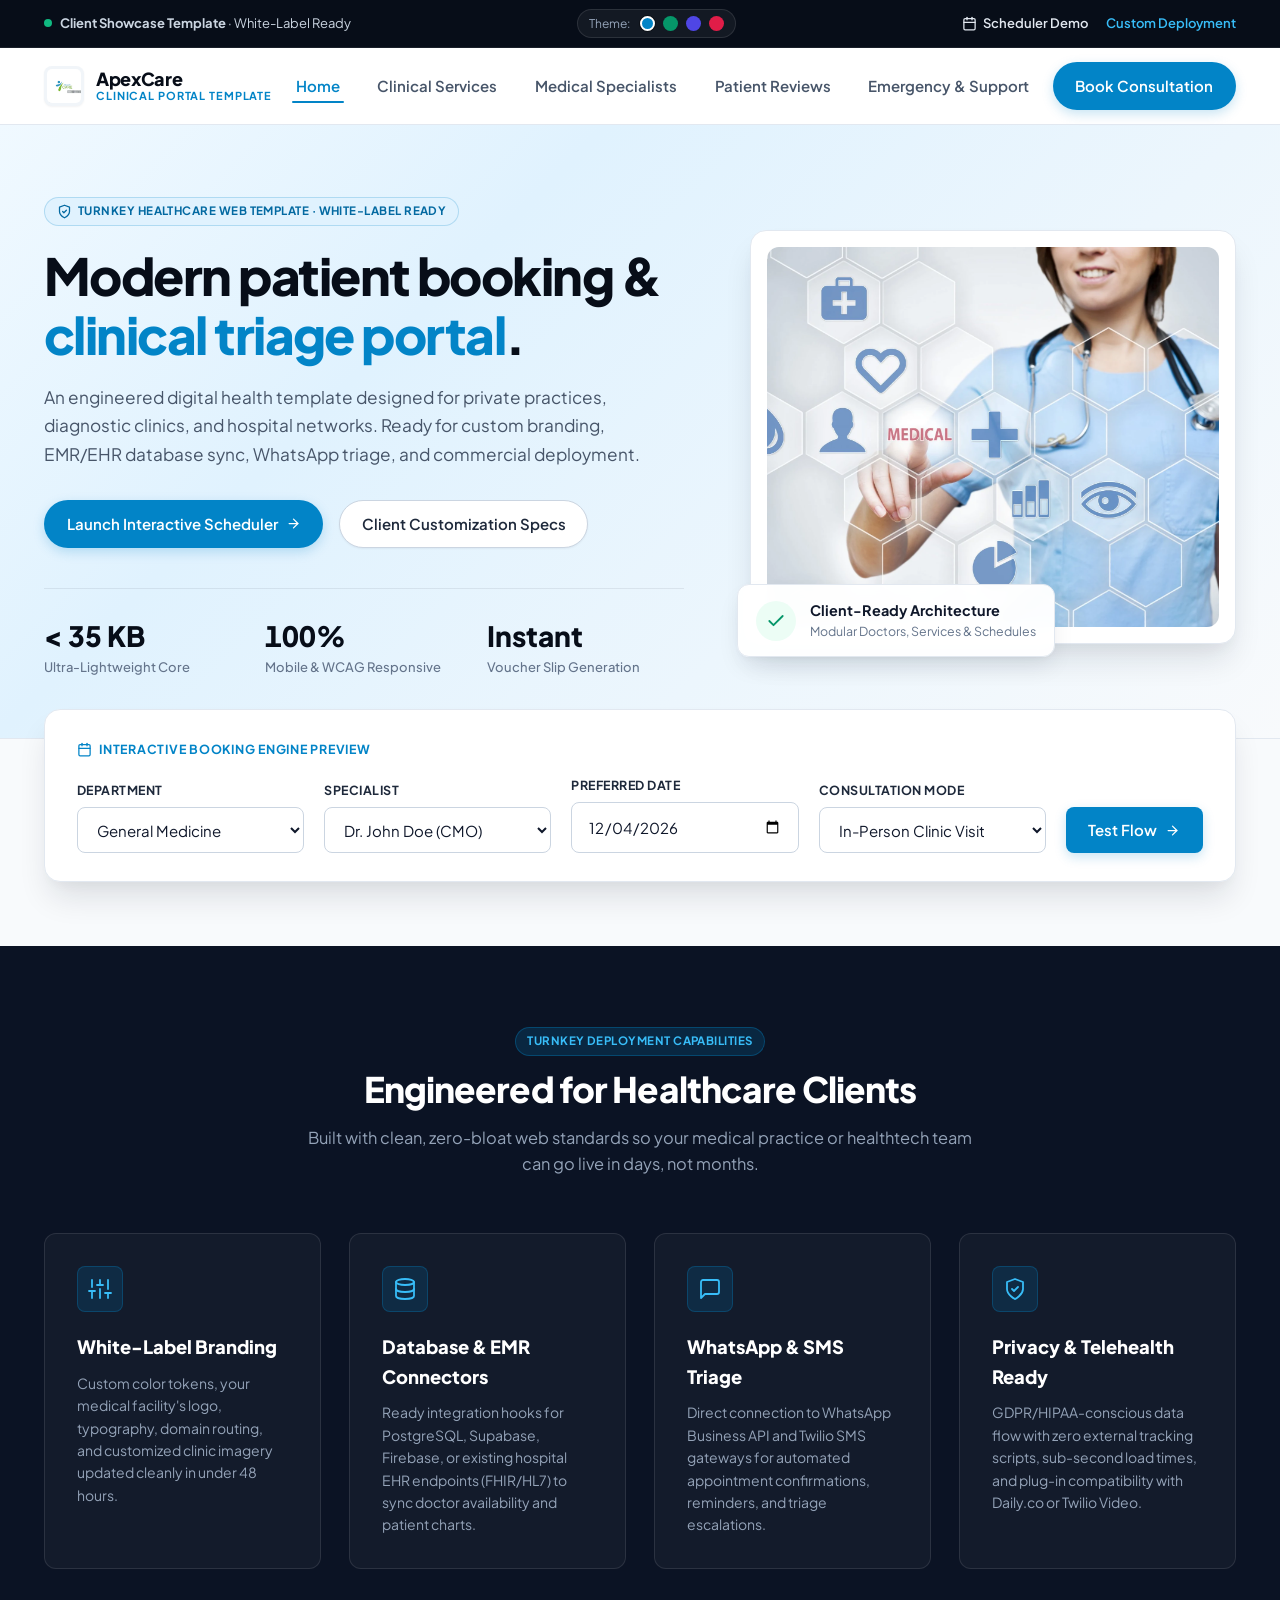
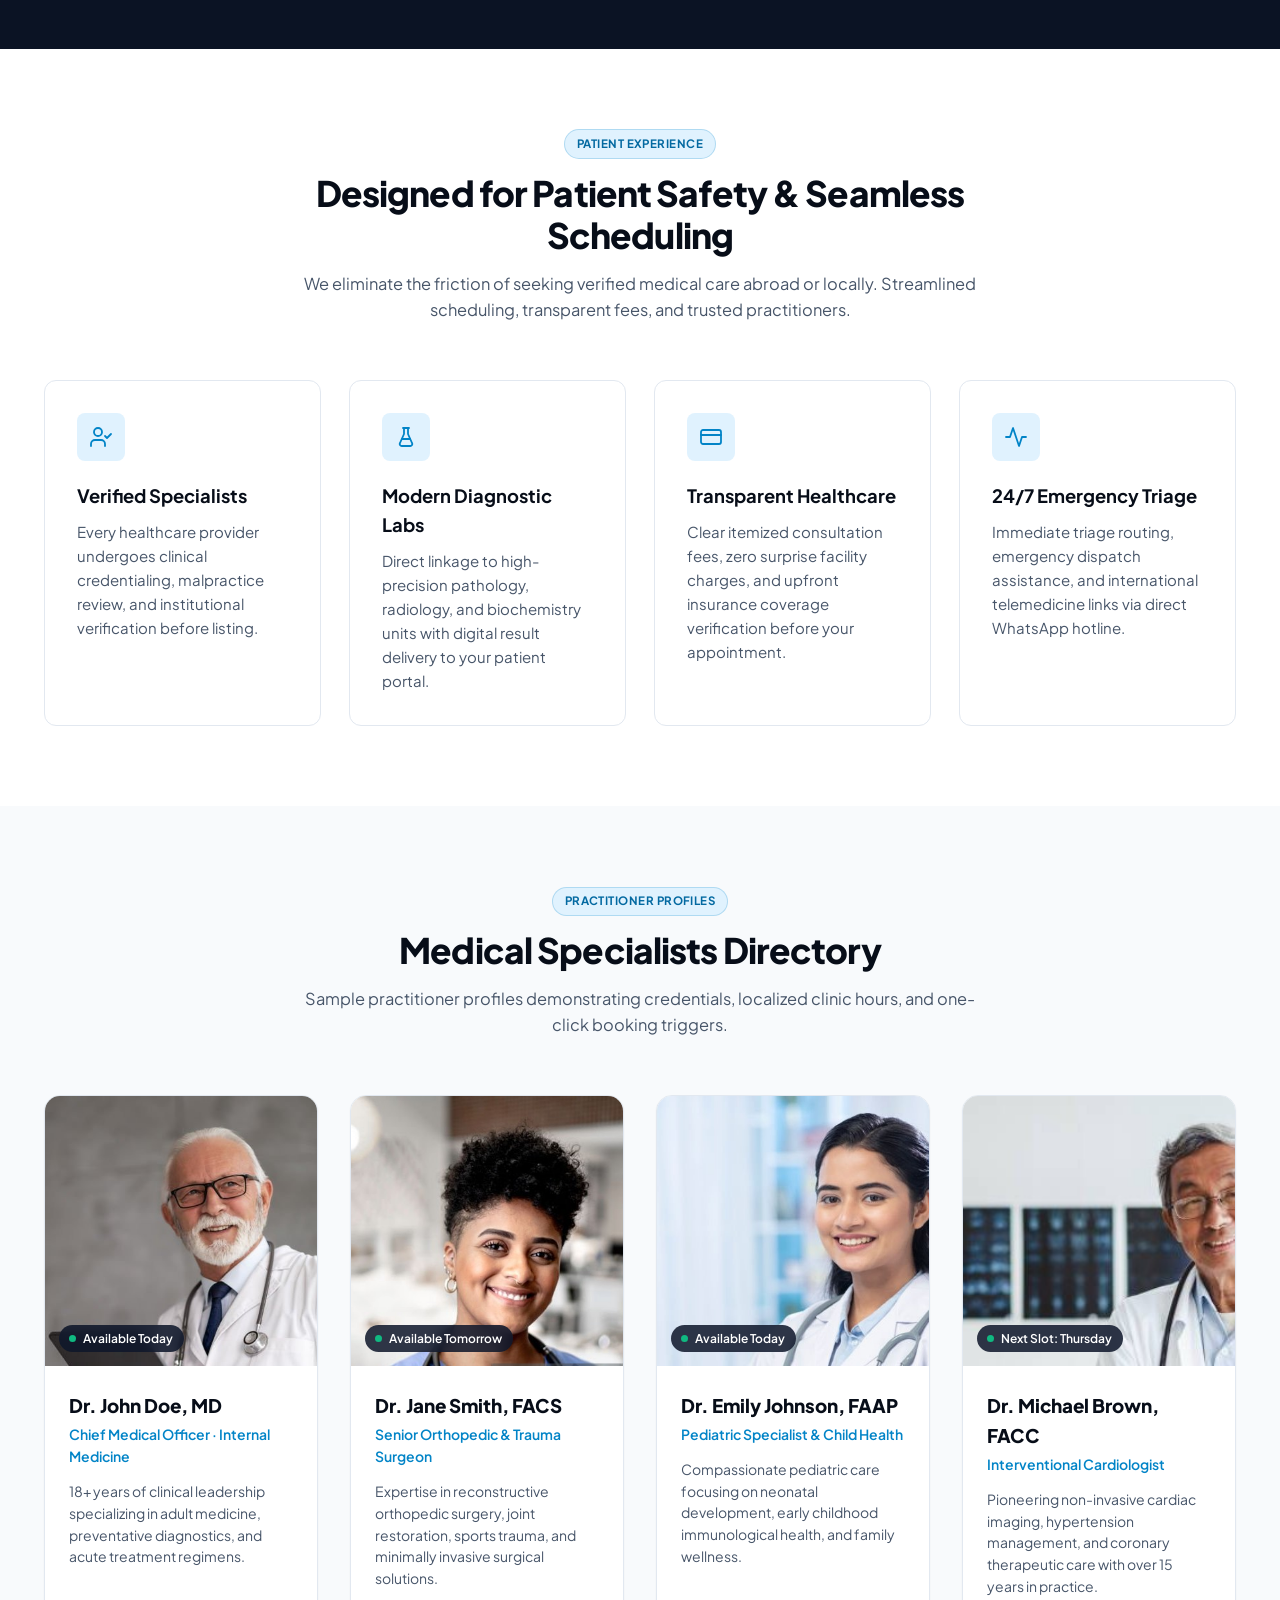
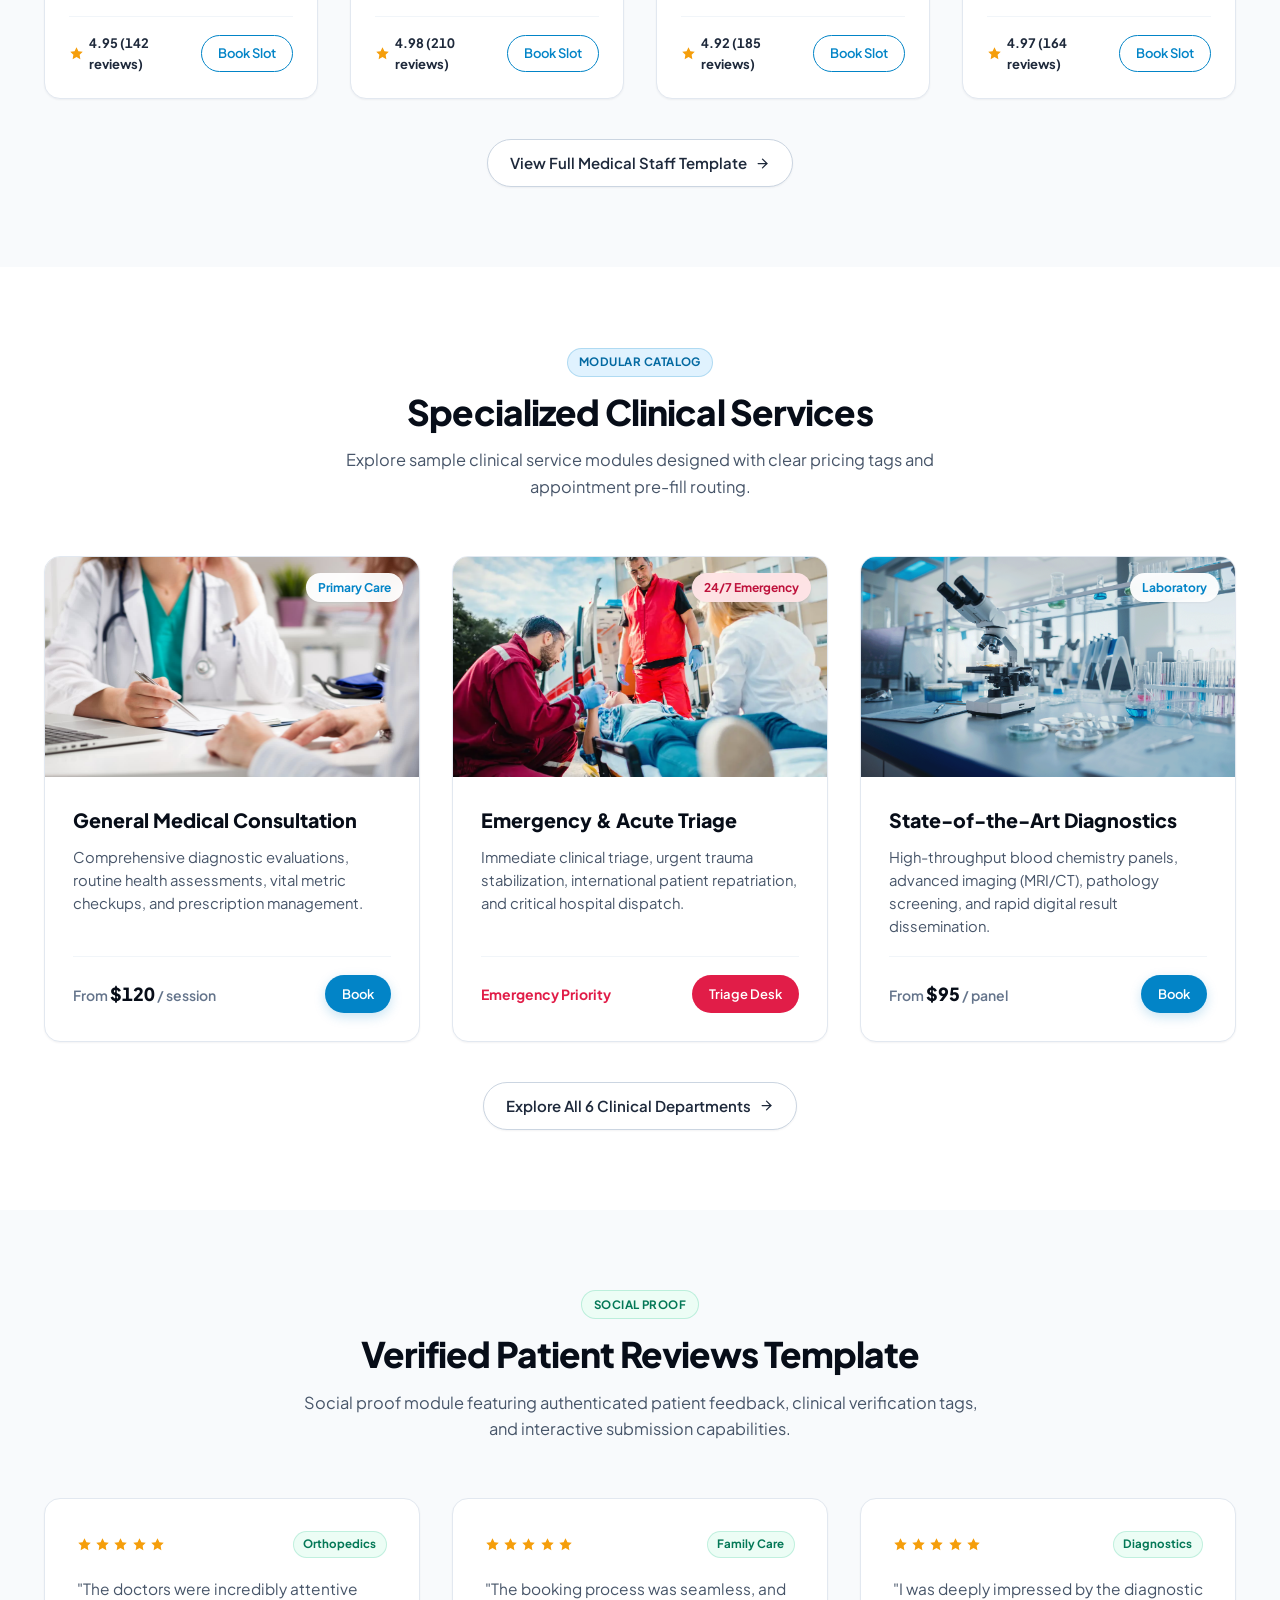
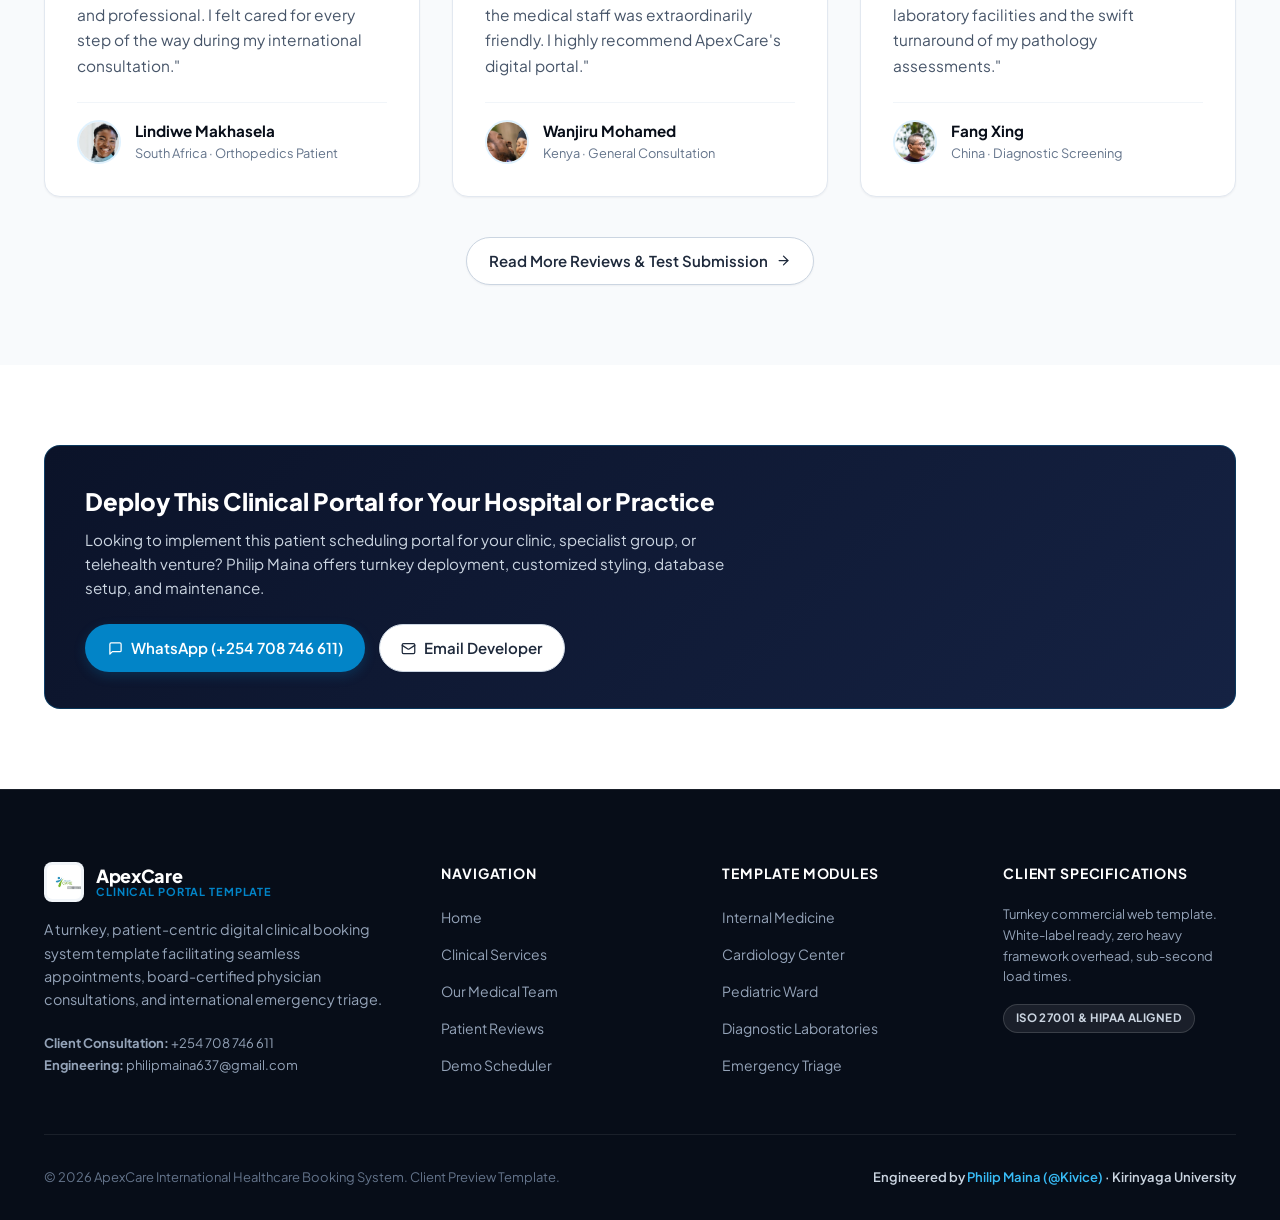
<file: index.html>
<!DOCTYPE html>
<html lang="en">
<head>
  <meta charset="UTF-8">
  <meta name="viewport" content="width=device-width, initial-scale=1.0">
  <title>ApexCare | Clinical &amp; Healthcare Booking System Template</title>
  <meta name="description" content="Turnkey healthcare appointment booking and clinical triage portal template. White-label ready for hospitals, private clinics, and telehealth practices.">
  <link rel="preconnect" href="https://fonts.googleapis.com">
  <link rel="preconnect" href="https://fonts.gstatic.com" crossorigin>
  <link href="https://fonts.googleapis.com/css2?family=Plus+Jakarta+Sans:wght@400;500;600;700;800&family=JetBrains+Mono:wght@500;700&display=swap" rel="stylesheet">
  <link rel="stylesheet" href="styles.css">
  <link rel="icon" type="image/png" href="Healthcare%20Logo.png">
</head>
<body>

  <!-- Client Preview Utility Bar -->
  <div class="client-demo-bar">
    <div class="container client-demo-content">
      <div class="client-demo-badge">
        <span class="pulse-dot" aria-hidden="true"></span>
        <span><strong>Client Showcase Template</strong> · White-Label Ready</span>
      </div>

      <div class="client-theme-switcher" role="group" aria-label="Theme color switcher">
        <span class="theme-label">Theme:</span>
        <button type="button" class="theme-swatch active" data-theme="blue" title="Clinical Sky (Default)" aria-label="Clinical Sky theme"></button>
        <button type="button" class="theme-swatch" data-theme="emerald" title="Medical Emerald" aria-label="Medical Emerald theme"></button>
        <button type="button" class="theme-swatch" data-theme="indigo" title="Healthtech Indigo" aria-label="Healthtech Indigo theme"></button>
        <button type="button" class="theme-swatch" data-theme="rose" title="Care Crimson" aria-label="Care Crimson theme"></button>
      </div>

      <div class="client-demo-actions">
        <a href="appointment.html" class="client-inquire-pill">
          <svg class="icon icon-sm" viewBox="0 0 24 24" fill="none" stroke="currentColor" stroke-width="2" stroke-linecap="round" stroke-linejoin="round" aria-hidden="true"><rect x="3" y="4" width="18" height="18" rx="2"></rect><path d="M16 2v4"></path><path d="M8 2v4"></path><path d="M3 10h18"></path></svg>
          Scheduler Demo
        </a>
        <a href="#client-inquiry" class="client-inquire-pill client-inquire-pill--accent">Custom Deployment</a>
      </div>
    </div>
  </div>

  <!-- Header & Navigation -->
  <header class="site-header">
    <div class="container nav-container">
      <a href="index.html" class="brand">
        <img src="Healthcare%20Logo.png" alt="ApexCare Logo" class="brand-logo">
        <div class="brand-text">
          <span class="brand-name">ApexCare</span>
          <span class="brand-sub">Clinical Portal Template</span>
        </div>
      </a>

      <nav aria-label="Primary navigation">
        <ul class="nav-links">
          <li><a href="index.html" class="nav-link active">Home</a></li>
          <li><a href="services.html" class="nav-link">Clinical Services</a></li>
          <li><a href="meet.html" class="nav-link">Medical Specialists</a></li>
          <li><a href="testimonials.html" class="nav-link">Patient Reviews</a></li>
          <li><a href="contact.html" class="nav-link">Emergency &amp; Support</a></li>
          <li class="nav-mobile-cta"><a href="appointment.html" class="btn btn-primary">Book Consultation</a></li>
        </ul>
      </nav>

      <div class="nav-actions">
        <a href="appointment.html" class="btn btn-primary">Book Consultation</a>
        <button type="button" class="mobile-toggle" aria-label="Toggle navigation menu" aria-expanded="false">
          <svg class="icon icon-md" viewBox="0 0 24 24" fill="none" stroke="currentColor" stroke-width="2" stroke-linecap="round" stroke-linejoin="round" aria-hidden="true"><path d="M4 6h16"></path><path d="M4 12h16"></path><path d="M4 18h16"></path></svg>
        </button>
      </div>
    </div>
  </header>

  <main>
    <!-- Hero Section -->
    <section class="hero">
      <div class="container hero-grid">
        <div class="hero-content">
          <div class="badge badge-primary hero-pill">
            <svg class="icon icon-sm" viewBox="0 0 24 24" fill="none" stroke="currentColor" stroke-width="2" stroke-linecap="round" stroke-linejoin="round" aria-hidden="true"><path d="M12 22s8-4 8-10V5l-8-3-8 3v7c0 6 8 10 8 10"></path><path d="m9 12 2 2 4-4"></path></svg>
            Turnkey Healthcare Web Template · White-Label Ready
          </div>
          <h1 class="hero-title">
            Modern patient booking &amp; <span class="highlight">clinical triage portal</span>.
          </h1>
          <p class="hero-desc">
            An engineered digital health template designed for private practices, diagnostic clinics, and hospital networks. Ready for custom branding, EMR/EHR database sync, WhatsApp triage, and commercial deployment.
          </p>
          <div class="hero-cta">
            <a href="appointment.html" class="btn btn-primary">
              Launch Interactive Scheduler
              <svg class="icon icon-sm" viewBox="0 0 24 24" fill="none" stroke="currentColor" stroke-width="2" stroke-linecap="round" stroke-linejoin="round" aria-hidden="true"><path d="M5 12h14"></path><path d="m12 5 7 7-7 7"></path></svg>
            </a>
            <a href="#client-specs" class="btn btn-secondary">Client Customization Specs</a>
          </div>

          <div class="hero-stats">
            <div>
              <div class="hero-stat-value">&lt; 35 KB</div>
              <div class="hero-stat-label">Ultra-Lightweight Core</div>
            </div>
            <div>
              <div class="hero-stat-value">100%</div>
              <div class="hero-stat-label">Mobile &amp; WCAG Responsive</div>
            </div>
            <div>
              <div class="hero-stat-value">Instant</div>
              <div class="hero-stat-label">Voucher Slip Generation</div>
            </div>
          </div>
        </div>

        <div class="hero-visual">
          <div class="hero-card-preview">
            <img src="Healthcare%20Header_Image.webp" alt="Modern Clinical Facility" class="hero-image">
            <div class="hero-floating-card floating-1">
              <div class="floating-icon">
                <svg class="icon icon-md" viewBox="0 0 24 24" fill="none" stroke="currentColor" stroke-width="2.2" stroke-linecap="round" stroke-linejoin="round" aria-hidden="true"><path d="M20 6 9 17l-5-5"></path></svg>
              </div>
              <div>
                <div class="floating-title">Client-Ready Architecture</div>
                <div class="floating-sub">Modular Doctors, Services &amp; Schedules</div>
              </div>
            </div>
          </div>
        </div>
      </div>
    </section>

    <!-- Quick Booking Bar -->
    <div class="container quick-booking-bar">
      <div class="quick-booking-box">
        <div class="quick-booking-eyebrow">
          <svg class="icon icon-sm" viewBox="0 0 24 24" fill="none" stroke="currentColor" stroke-width="2" stroke-linecap="round" stroke-linejoin="round" aria-hidden="true"><rect x="3" y="4" width="18" height="18" rx="2"></rect><path d="M16 2v4"></path><path d="M8 2v4"></path><path d="M3 10h18"></path></svg>
          Interactive Booking Engine Preview
        </div>
        <form id="quickBookingForm" class="quick-booking-form">
          <div class="form-group">
            <label class="form-label" for="quickDept">Department</label>
            <select id="quickDept" class="form-select">
              <option value="general">General Medicine</option>
              <option value="cardiology">Cardiology &amp; Heart</option>
              <option value="pediatrics">Pediatrics &amp; Child Health</option>
              <option value="surgery">Orthopedics &amp; Surgery</option>
              <option value="diagnostics">Diagnostic Laboratory</option>
              <option value="emergency">Emergency Medical Care</option>
            </select>
          </div>

          <div class="form-group">
            <label class="form-label" for="quickDoctor">Specialist</label>
            <select id="quickDoctor" class="form-select">
              <option value="Dr. John Doe">Dr. John Doe (CMO)</option>
              <option value="Dr. Michael Brown">Dr. Michael Brown (Cardiology)</option>
              <option value="Dr. Jane Smith">Dr. Jane Smith (Surgeon)</option>
              <option value="Dr. Emily Johnson">Dr. Emily Johnson (Pediatrics)</option>
            </select>
          </div>

          <div class="form-group">
            <label class="form-label" for="quickDate">Preferred Date</label>
            <input type="date" id="quickDate" class="form-input">
          </div>

          <div class="form-group">
            <label class="form-label" for="quickMode">Consultation Mode</label>
            <select class="form-select" id="quickMode">
              <option value="In-Person">In-Person Clinic Visit</option>
              <option value="Telemedicine">Virtual Video Consultation</option>
            </select>
          </div>

          <button type="submit" class="btn btn-primary quick-submit-btn">
            Test Flow
            <svg class="icon icon-sm" viewBox="0 0 24 24" fill="none" stroke="currentColor" stroke-width="2" stroke-linecap="round" stroke-linejoin="round" aria-hidden="true"><path d="M5 12h14"></path><path d="m12 5 7 7-7 7"></path></svg>
          </button>
        </form>
      </div>
    </div>

    <!-- Client Customization Specs Showcase -->
    <section id="client-specs" class="client-spec-section">
      <div class="container">
        <div class="section-header section-header--dark">
          <div class="badge badge-accent-dark mb-sm">Turnkey Deployment Capabilities</div>
          <h2 class="section-title">Engineered for Healthcare Clients</h2>
          <p class="section-desc">
            Built with clean, zero-bloat web standards so your medical practice or healthtech team can go live in days, not months.
          </p>
        </div>

        <div class="client-spec-grid">
          <article class="client-spec-card">
            <div class="client-spec-icon">
              <svg class="icon icon-lg" viewBox="0 0 24 24" fill="none" stroke="currentColor" stroke-width="1.8" stroke-linecap="round" stroke-linejoin="round" aria-hidden="true"><line x1="4" y1="21" x2="4" y2="14"></line><line x1="4" y1="10" x2="4" y2="3"></line><line x1="12" y1="21" x2="12" y2="12"></line><line x1="12" y1="8" x2="12" y2="3"></line><line x1="20" y1="21" x2="20" y2="16"></line><line x1="20" y1="12" x2="20" y2="3"></line><line x1="1" y1="14" x2="7" y2="14"></line><line x1="9" y1="8" x2="15" y2="8"></line><line x1="17" y1="16" x2="23" y2="16"></line></svg>
            </div>
            <h3 class="client-spec-title">White-Label Branding</h3>
            <p class="client-spec-desc">
              Custom color tokens, your medical facility's logo, typography, domain routing, and customized clinic imagery updated cleanly in under 48 hours.
            </p>
          </article>

          <article class="client-spec-card">
            <div class="client-spec-icon">
              <svg class="icon icon-lg" viewBox="0 0 24 24" fill="none" stroke="currentColor" stroke-width="1.8" stroke-linecap="round" stroke-linejoin="round" aria-hidden="true"><ellipse cx="12" cy="5" rx="9" ry="3"></ellipse><path d="M3 5v14a9 3 0 0 0 18 0V5"></path><path d="M3 12a9 3 0 0 0 18 0"></path></svg>
            </div>
            <h3 class="client-spec-title">Database &amp; EMR Connectors</h3>
            <p class="client-spec-desc">
              Ready integration hooks for PostgreSQL, Supabase, Firebase, or existing hospital EHR endpoints (FHIR/HL7) to sync doctor availability and patient charts.
            </p>
          </article>

          <article class="client-spec-card">
            <div class="client-spec-icon">
              <svg class="icon icon-lg" viewBox="0 0 24 24" fill="none" stroke="currentColor" stroke-width="1.8" stroke-linecap="round" stroke-linejoin="round" aria-hidden="true"><path d="M21 15a2 2 0 0 1-2 2H7l-4 4V5a2 2 0 0 1 2-2h14a2 2 0 0 1 2 2z"></path></svg>
            </div>
            <h3 class="client-spec-title">WhatsApp &amp; SMS Triage</h3>
            <p class="client-spec-desc">
              Direct connection to WhatsApp Business API and Twilio SMS gateways for automated appointment confirmations, reminders, and triage escalations.
            </p>
          </article>

          <article class="client-spec-card">
            <div class="client-spec-icon">
              <svg class="icon icon-lg" viewBox="0 0 24 24" fill="none" stroke="currentColor" stroke-width="1.8" stroke-linecap="round" stroke-linejoin="round" aria-hidden="true"><path d="M12 22s8-4 8-10V5l-8-3-8 3v7c0 6 8 10 8 10"></path><path d="m9 12 2 2 4-4"></path></svg>
            </div>
            <h3 class="client-spec-title">Privacy &amp; Telehealth Ready</h3>
            <p class="client-spec-desc">
              GDPR/HIPAA-conscious data flow with zero external tracking scripts, sub-second load times, and plug-in compatibility with Daily.co or Twilio Video.
            </p>
          </article>
        </div>
      </div>
    </section>

    <!-- Core Pillars -->
    <section class="section section-alt">
      <div class="container">
        <div class="section-header">
          <div class="badge badge-primary section-pill">Patient Experience</div>
          <h2 class="section-title">Designed for Patient Safety &amp; Seamless Scheduling</h2>
          <p class="section-desc">
            We eliminate the friction of seeking verified medical care abroad or locally. Streamlined scheduling, transparent fees, and trusted practitioners.
          </p>
        </div>

        <div class="pillars-grid">
          <article class="pillar-card">
            <div class="pillar-icon">
              <svg class="icon icon-lg" viewBox="0 0 24 24" fill="none" stroke="currentColor" stroke-width="1.8" stroke-linecap="round" stroke-linejoin="round" aria-hidden="true"><path d="M16 21v-2a4 4 0 0 0-4-4H6a4 4 0 0 0-4 4v2"></path><circle cx="9" cy="7" r="4"></circle><polyline points="16 11 18 13 22 9"></polyline></svg>
            </div>
            <h3 class="pillar-title">Verified Specialists</h3>
            <p class="pillar-text">
              Every healthcare provider undergoes clinical credentialing, malpractice review, and institutional verification before listing.
            </p>
          </article>

          <article class="pillar-card">
            <div class="pillar-icon">
              <svg class="icon icon-lg" viewBox="0 0 24 24" fill="none" stroke="currentColor" stroke-width="1.8" stroke-linecap="round" stroke-linejoin="round" aria-hidden="true"><path d="M9 3h6"></path><path d="M10 3v6l-4 9a2 2 0 0 0 1.8 3h8.4a2 2 0 0 0 1.8-3l-4-9V3"></path><path d="M8 14h8"></path></svg>
            </div>
            <h3 class="pillar-title">Modern Diagnostic Labs</h3>
            <p class="pillar-text">
              Direct linkage to high-precision pathology, radiology, and biochemistry units with digital result delivery to your patient portal.
            </p>
          </article>

          <article class="pillar-card">
            <div class="pillar-icon">
              <svg class="icon icon-lg" viewBox="0 0 24 24" fill="none" stroke="currentColor" stroke-width="1.8" stroke-linecap="round" stroke-linejoin="round" aria-hidden="true"><rect x="2" y="5" width="20" height="14" rx="2"></rect><line x1="2" y1="10" x2="22" y2="10"></line></svg>
            </div>
            <h3 class="pillar-title">Transparent Healthcare</h3>
            <p class="pillar-text">
              Clear itemized consultation fees, zero surprise facility charges, and upfront insurance coverage verification before your appointment.
            </p>
          </article>

          <article class="pillar-card">
            <div class="pillar-icon">
              <svg class="icon icon-lg" viewBox="0 0 24 24" fill="none" stroke="currentColor" stroke-width="1.8" stroke-linecap="round" stroke-linejoin="round" aria-hidden="true"><polyline points="22 12 18 12 15 21 9 3 6 12 2 12"></polyline></svg>
            </div>
            <h3 class="pillar-title">24/7 Emergency Triage</h3>
            <p class="pillar-text">
              Immediate triage routing, emergency dispatch assistance, and international telemedicine links via direct WhatsApp hotline.
            </p>
          </article>
        </div>
      </div>
    </section>

    <!-- Medical Specialists Spotlight -->
    <section class="section">
      <div class="container">
        <div class="section-header">
          <div class="badge badge-primary section-pill">Practitioner Profiles</div>
          <h2 class="section-title">Medical Specialists Directory</h2>
          <p class="section-desc">
            Sample practitioner profiles demonstrating credentials, localized clinic hours, and one-click booking triggers.
          </p>
        </div>

        <div class="doctors-grid">
          <article class="doctor-card">
            <div class="doctor-photo-wrap">
              <img src="John%20Doe.jpg" alt="Dr. John Doe" class="doctor-photo">
              <div class="doctor-status">
                <span class="status-indicator" aria-hidden="true"></span> Available Today
              </div>
            </div>
            <div class="doctor-body">
              <h3 class="doctor-name">Dr. John Doe, MD</h3>
              <div class="doctor-specialty">Chief Medical Officer · Internal Medicine</div>
              <p class="doctor-bio">
                18+ years of clinical leadership specializing in adult medicine, preventative diagnostics, and acute treatment regimens.
              </p>
              <div class="doctor-footer">
                <div class="doctor-rating">
                  <svg class="icon icon-sm doctor-rating-star" viewBox="0 0 24 24" fill="currentColor" aria-hidden="true"><polygon points="12 2 15.09 8.26 22 9.27 17 14.14 18.18 21.02 12 17.77 5.82 21.02 7 14.14 2 9.27 8.91 8.26 12 2"></polygon></svg>
                  4.95 (142 reviews)
                </div>
                <a href="appointment.html" onclick="sessionStorage.setItem('apex_prefill_doctor', 'Dr. John Doe'); sessionStorage.setItem('apex_prefill_dept', 'general');" class="btn btn-outline btn-sm">Book Slot</a>
              </div>
            </div>
          </article>

          <article class="doctor-card">
            <div class="doctor-photo-wrap">
              <img src="Jane%20Smith.jpg" alt="Dr. Jane Smith" class="doctor-photo">
              <div class="doctor-status">
                <span class="status-indicator" aria-hidden="true"></span> Available Tomorrow
              </div>
            </div>
            <div class="doctor-body">
              <h3 class="doctor-name">Dr. Jane Smith, FACS</h3>
              <div class="doctor-specialty">Senior Orthopedic &amp; Trauma Surgeon</div>
              <p class="doctor-bio">
                Expertise in reconstructive orthopedic surgery, joint restoration, sports trauma, and minimally invasive surgical solutions.
              </p>
              <div class="doctor-footer">
                <div class="doctor-rating">
                  <svg class="icon icon-sm doctor-rating-star" viewBox="0 0 24 24" fill="currentColor" aria-hidden="true"><polygon points="12 2 15.09 8.26 22 9.27 17 14.14 18.18 21.02 12 17.77 5.82 21.02 7 14.14 2 9.27 8.91 8.26 12 2"></polygon></svg>
                  4.98 (210 reviews)
                </div>
                <a href="appointment.html" onclick="sessionStorage.setItem('apex_prefill_doctor', 'Dr. Jane Smith'); sessionStorage.setItem('apex_prefill_dept', 'surgery');" class="btn btn-outline btn-sm">Book Slot</a>
              </div>
            </div>
          </article>

          <article class="doctor-card">
            <div class="doctor-photo-wrap">
              <img src="Emily%20Johnson.jpg" alt="Dr. Emily Johnson" class="doctor-photo">
              <div class="doctor-status">
                <span class="status-indicator" aria-hidden="true"></span> Available Today
              </div>
            </div>
            <div class="doctor-body">
              <h3 class="doctor-name">Dr. Emily Johnson, FAAP</h3>
              <div class="doctor-specialty">Pediatric Specialist &amp; Child Health</div>
              <p class="doctor-bio">
                Compassionate pediatric care focusing on neonatal development, early childhood immunological health, and family wellness.
              </p>
              <div class="doctor-footer">
                <div class="doctor-rating">
                  <svg class="icon icon-sm doctor-rating-star" viewBox="0 0 24 24" fill="currentColor" aria-hidden="true"><polygon points="12 2 15.09 8.26 22 9.27 17 14.14 18.18 21.02 12 17.77 5.82 21.02 7 14.14 2 9.27 8.91 8.26 12 2"></polygon></svg>
                  4.92 (185 reviews)
                </div>
                <a href="appointment.html" onclick="sessionStorage.setItem('apex_prefill_doctor', 'Dr. Emily Johnson'); sessionStorage.setItem('apex_prefill_dept', 'pediatrics');" class="btn btn-outline btn-sm">Book Slot</a>
              </div>
            </div>
          </article>

          <article class="doctor-card">
            <div class="doctor-photo-wrap">
              <img src="Michael%20Brown.jpg" alt="Dr. Michael Brown" class="doctor-photo">
              <div class="doctor-status">
                <span class="status-indicator" aria-hidden="true"></span> Next Slot: Thursday
              </div>
            </div>
            <div class="doctor-body">
              <h3 class="doctor-name">Dr. Michael Brown, FACC</h3>
              <div class="doctor-specialty">Interventional Cardiologist</div>
              <p class="doctor-bio">
                Pioneering non-invasive cardiac imaging, hypertension management, and coronary therapeutic care with over 15 years in practice.
              </p>
              <div class="doctor-footer">
                <div class="doctor-rating">
                  <svg class="icon icon-sm doctor-rating-star" viewBox="0 0 24 24" fill="currentColor" aria-hidden="true"><polygon points="12 2 15.09 8.26 22 9.27 17 14.14 18.18 21.02 12 17.77 5.82 21.02 7 14.14 2 9.27 8.91 8.26 12 2"></polygon></svg>
                  4.97 (164 reviews)
                </div>
                <a href="appointment.html" onclick="sessionStorage.setItem('apex_prefill_doctor', 'Dr. Michael Brown'); sessionStorage.setItem('apex_prefill_dept', 'cardiology');" class="btn btn-outline btn-sm">Book Slot</a>
              </div>
            </div>
          </article>
        </div>

        <div class="section-cta-center">
          <a href="meet.html" class="btn btn-secondary">
            View Full Medical Staff Template
            <svg class="icon icon-sm" viewBox="0 0 24 24" fill="none" stroke="currentColor" stroke-width="2" stroke-linecap="round" stroke-linejoin="round" aria-hidden="true"><path d="M5 12h14"></path><path d="m12 5 7 7-7 7"></path></svg>
          </a>
        </div>
      </div>
    </section>

    <!-- Services Overview -->
    <section class="section section-alt">
      <div class="container">
        <div class="section-header">
          <div class="badge badge-primary section-pill">Modular Catalog</div>
          <h2 class="section-title">Specialized Clinical Services</h2>
          <p class="section-desc">
            Explore sample clinical service modules designed with clear pricing tags and appointment pre-fill routing.
          </p>
        </div>

        <div class="services-grid">
          <article class="service-card">
            <div class="service-image-wrap">
              <img src="General-Consultation.jpg" alt="General Medical Consultation" class="service-image">
              <span class="service-tag">Primary Care</span>
            </div>
            <div class="service-body">
              <h3 class="service-title">General Medical Consultation</h3>
              <p class="service-desc">
                Comprehensive diagnostic evaluations, routine health assessments, vital metric checkups, and prescription management.
              </p>
              <div class="service-meta">
                <div class="service-price">From <strong>$120</strong> / session</div>
                <a href="appointment.html" onclick="sessionStorage.setItem('apex_prefill_dept', 'general');" class="btn btn-primary btn-sm">Book</a>
              </div>
            </div>
          </article>

          <article class="service-card">
            <div class="service-image-wrap">
              <img src="Emergency-Medical-Care.webp" alt="Emergency Medical Care" class="service-image">
              <span class="service-tag service-tag--urgent">24/7 Emergency</span>
            </div>
            <div class="service-body">
              <h3 class="service-title">Emergency &amp; Acute Triage</h3>
              <p class="service-desc">
                Immediate clinical triage, urgent trauma stabilization, international patient repatriation, and critical hospital dispatch.
              </p>
              <div class="service-meta">
                <div class="service-price service-price--urgent">Emergency Priority</div>
                <a href="contact.html" class="btn btn-emergency btn-sm">Triage Desk</a>
              </div>
            </div>
          </article>

          <article class="service-card">
            <div class="service-image-wrap">
              <img src="diagnostic_lab.png" alt="Diagnostic Laboratories" class="service-image">
              <span class="service-tag">Laboratory</span>
            </div>
            <div class="service-body">
              <h3 class="service-title">State-of-the-Art Diagnostics</h3>
              <p class="service-desc">
                High-throughput blood chemistry panels, advanced imaging (MRI/CT), pathology screening, and rapid digital result dissemination.
              </p>
              <div class="service-meta">
                <div class="service-price">From <strong>$95</strong> / panel</div>
                <a href="appointment.html" onclick="sessionStorage.setItem('apex_prefill_dept', 'diagnostics');" class="btn btn-primary btn-sm">Book</a>
              </div>
            </div>
          </article>
        </div>

        <div class="section-cta-center">
          <a href="services.html" class="btn btn-secondary">
            Explore All 6 Clinical Departments
            <svg class="icon icon-sm" viewBox="0 0 24 24" fill="none" stroke="currentColor" stroke-width="2" stroke-linecap="round" stroke-linejoin="round" aria-hidden="true"><path d="M5 12h14"></path><path d="m12 5 7 7-7 7"></path></svg>
          </a>
        </div>
      </div>
    </section>

    <!-- Testimonials Preview -->
    <section class="section">
      <div class="container">
        <div class="section-header">
          <div class="badge badge-success section-pill">Social Proof</div>
          <h2 class="section-title">Verified Patient Reviews Template</h2>
          <p class="section-desc">
            Social proof module featuring authenticated patient feedback, clinical verification tags, and interactive submission capabilities.
          </p>
        </div>

        <div class="testimonials-grid">
          <article class="testimonial-card">
            <div class="testimonial-top-row">
              <div class="testimonial-stars" aria-label="5 out of 5 stars">
                <svg class="icon star-icon" viewBox="0 0 24 24"><polygon points="12 2 15.09 8.26 22 9.27 17 14.14 18.18 21.02 12 17.77 5.82 21.02 7 14.14 2 9.27 8.91 8.26 12 2"></polygon></svg>
                <svg class="icon star-icon" viewBox="0 0 24 24"><polygon points="12 2 15.09 8.26 22 9.27 17 14.14 18.18 21.02 12 17.77 5.82 21.02 7 14.14 2 9.27 8.91 8.26 12 2"></polygon></svg>
                <svg class="icon star-icon" viewBox="0 0 24 24"><polygon points="12 2 15.09 8.26 22 9.27 17 14.14 18.18 21.02 12 17.77 5.82 21.02 7 14.14 2 9.27 8.91 8.26 12 2"></polygon></svg>
                <svg class="icon star-icon" viewBox="0 0 24 24"><polygon points="12 2 15.09 8.26 22 9.27 17 14.14 18.18 21.02 12 17.77 5.82 21.02 7 14.14 2 9.27 8.91 8.26 12 2"></polygon></svg>
                <svg class="icon star-icon" viewBox="0 0 24 24"><polygon points="12 2 15.09 8.26 22 9.27 17 14.14 18.18 21.02 12 17.77 5.82 21.02 7 14.14 2 9.27 8.91 8.26 12 2"></polygon></svg>
              </div>
              <span class="testimonial-dept-tag">Orthopedics</span>
            </div>
            <p class="testimonial-quote">
              "The doctors were incredibly attentive and professional. I felt cared for every step of the way during my international consultation."
            </p>
            <div class="testimonial-author">
              <img src="Lindiwe.jpg" alt="Lindiwe Makhasela" class="author-avatar">
              <div>
                <div class="author-name">Lindiwe Makhasela</div>
                <div class="author-location">South Africa · Orthopedics Patient</div>
              </div>
            </div>
          </article>

          <article class="testimonial-card">
            <div class="testimonial-top-row">
              <div class="testimonial-stars" aria-label="5 out of 5 stars">
                <svg class="icon star-icon" viewBox="0 0 24 24"><polygon points="12 2 15.09 8.26 22 9.27 17 14.14 18.18 21.02 12 17.77 5.82 21.02 7 14.14 2 9.27 8.91 8.26 12 2"></polygon></svg>
                <svg class="icon star-icon" viewBox="0 0 24 24"><polygon points="12 2 15.09 8.26 22 9.27 17 14.14 18.18 21.02 12 17.77 5.82 21.02 7 14.14 2 9.27 8.91 8.26 12 2"></polygon></svg>
                <svg class="icon star-icon" viewBox="0 0 24 24"><polygon points="12 2 15.09 8.26 22 9.27 17 14.14 18.18 21.02 12 17.77 5.82 21.02 7 14.14 2 9.27 8.91 8.26 12 2"></polygon></svg>
                <svg class="icon star-icon" viewBox="0 0 24 24"><polygon points="12 2 15.09 8.26 22 9.27 17 14.14 18.18 21.02 12 17.77 5.82 21.02 7 14.14 2 9.27 8.91 8.26 12 2"></polygon></svg>
                <svg class="icon star-icon" viewBox="0 0 24 24"><polygon points="12 2 15.09 8.26 22 9.27 17 14.14 18.18 21.02 12 17.77 5.82 21.02 7 14.14 2 9.27 8.91 8.26 12 2"></polygon></svg>
              </div>
              <span class="testimonial-dept-tag">Family Care</span>
            </div>
            <p class="testimonial-quote">
              "The booking process was seamless, and the medical staff was extraordinarily friendly. I highly recommend ApexCare's digital portal."
            </p>
            <div class="testimonial-author">
              <img src="Wanjiru.jpg" alt="Wanjiru Mohamed" class="author-avatar">
              <div>
                <div class="author-name">Wanjiru Mohamed</div>
                <div class="author-location">Kenya · General Consultation</div>
              </div>
            </div>
          </article>

          <article class="testimonial-card">
            <div class="testimonial-top-row">
              <div class="testimonial-stars" aria-label="5 out of 5 stars">
                <svg class="icon star-icon" viewBox="0 0 24 24"><polygon points="12 2 15.09 8.26 22 9.27 17 14.14 18.18 21.02 12 17.77 5.82 21.02 7 14.14 2 9.27 8.91 8.26 12 2"></polygon></svg>
                <svg class="icon star-icon" viewBox="0 0 24 24"><polygon points="12 2 15.09 8.26 22 9.27 17 14.14 18.18 21.02 12 17.77 5.82 21.02 7 14.14 2 9.27 8.91 8.26 12 2"></polygon></svg>
                <svg class="icon star-icon" viewBox="0 0 24 24"><polygon points="12 2 15.09 8.26 22 9.27 17 14.14 18.18 21.02 12 17.77 5.82 21.02 7 14.14 2 9.27 8.91 8.26 12 2"></polygon></svg>
                <svg class="icon star-icon" viewBox="0 0 24 24"><polygon points="12 2 15.09 8.26 22 9.27 17 14.14 18.18 21.02 12 17.77 5.82 21.02 7 14.14 2 9.27 8.91 8.26 12 2"></polygon></svg>
                <svg class="icon star-icon" viewBox="0 0 24 24"><polygon points="12 2 15.09 8.26 22 9.27 17 14.14 18.18 21.02 12 17.77 5.82 21.02 7 14.14 2 9.27 8.91 8.26 12 2"></polygon></svg>
              </div>
              <span class="testimonial-dept-tag">Diagnostics</span>
            </div>
            <p class="testimonial-quote">
              "I was deeply impressed by the diagnostic laboratory facilities and the swift turnaround of my pathology assessments."
            </p>
            <div class="testimonial-author">
              <img src="Fang.jpg" alt="Fang Xing" class="author-avatar">
              <div>
                <div class="author-name">Fang Xing</div>
                <div class="author-location">China · Diagnostic Screening</div>
              </div>
            </div>
          </article>
        </div>

        <div class="section-cta-center">
          <a href="testimonials.html" class="btn btn-secondary">
            Read More Reviews &amp; Test Submission
            <svg class="icon icon-sm" viewBox="0 0 24 24" fill="none" stroke="currentColor" stroke-width="2" stroke-linecap="round" stroke-linejoin="round" aria-hidden="true"><path d="M5 12h14"></path><path d="m12 5 7 7-7 7"></path></svg>
          </a>
        </div>
      </div>
    </section>

    <!-- Client Inquiries Section -->
    <section id="client-inquiry" class="section section-alt">
      <div class="container">
        <div class="cta-dark-banner">
          <div>
            <h3 class="cta-dark-banner__title">Deploy This Clinical Portal for Your Hospital or Practice</h3>
            <p class="cta-dark-banner__desc">
              Looking to implement this patient scheduling portal for your clinic, specialist group, or telehealth venture? Philip Maina offers turnkey deployment, customized styling, database setup, and maintenance.
            </p>
          </div>
          <div class="cta-dark-banner__actions">
            <a href="https://wa.me/254708746611?text=Hi%20Philip,%20I%20saw%20your%20ApexCare%20Healthcare%20Portal%20template%20and%20would%20like%20to%20discuss%20deploying%20it%20for%20my%20practice." target="_blank" rel="noopener noreferrer" class="btn btn-primary">
              <svg class="icon icon-sm" viewBox="0 0 24 24" fill="none" stroke="currentColor" stroke-width="2" stroke-linecap="round" stroke-linejoin="round" aria-hidden="true"><path d="M21 15a2 2 0 0 1-2 2H7l-4 4V5a2 2 0 0 1 2-2h14a2 2 0 0 1 2 2z"></path></svg>
              WhatsApp (+254 708 746 611)
            </a>
            <a href="mailto:philipmaina637@gmail.com?subject=Healthcare%20Portal%20Deployment%20Inquiry" class="btn btn-secondary">
              <svg class="icon icon-sm" viewBox="0 0 24 24" fill="none" stroke="currentColor" stroke-width="2" stroke-linecap="round" stroke-linejoin="round" aria-hidden="true"><rect x="2" y="4" width="20" height="16" rx="2"></rect><path d="m22 7-8.97 5.7a1.94 1.94 0 0 1-2.06 0L2 7"></path></svg>
              Email Developer
            </a>
          </div>
        </div>
      </div>
    </section>
  </main>

  <!-- Clinical Footer -->
  <footer class="site-footer">
    <div class="container">
      <div class="footer-grid">
        <div class="footer-brand">
          <div class="brand">
            <img src="Healthcare%20Logo.png" alt="ApexCare Logo" class="brand-logo">
            <div class="brand-text">
              <span class="brand-name">ApexCare</span>
              <span class="brand-sub">Clinical Portal Template</span>
            </div>
          </div>
          <p class="footer-desc">
            A turnkey, patient-centric digital clinical booking system template facilitating seamless appointments, board-certified physician consultations, and international emergency triage.
          </p>
          <div class="footer-contact">
            <strong>Client Consultation:</strong> +254 708 746 611<br>
            <strong>Engineering:</strong> philipmaina637@gmail.com
          </div>
        </div>

        <div>
          <div class="footer-col-title">Navigation</div>
          <ul class="footer-links">
            <li><a href="index.html" class="footer-link">Home</a></li>
            <li><a href="services.html" class="footer-link">Clinical Services</a></li>
            <li><a href="meet.html" class="footer-link">Our Medical Team</a></li>
            <li><a href="testimonials.html" class="footer-link">Patient Reviews</a></li>
            <li><a href="appointment.html" class="footer-link">Demo Scheduler</a></li>
          </ul>
        </div>

        <div>
          <div class="footer-col-title">Template Modules</div>
          <ul class="footer-links">
            <li><a href="services.html" class="footer-link">Internal Medicine</a></li>
            <li><a href="services.html" class="footer-link">Cardiology Center</a></li>
            <li><a href="services.html" class="footer-link">Pediatric Ward</a></li>
            <li><a href="services.html" class="footer-link">Diagnostic Laboratories</a></li>
            <li><a href="contact.html" class="footer-link">Emergency Triage</a></li>
          </ul>
        </div>

        <div>
          <div class="footer-col-title">Client Specifications</div>
          <p class="footer-spec-text">
            Turnkey commercial web template. White-label ready, zero heavy framework overhead, sub-second load times.
          </p>
          <div class="badge badge-neutral badge-compliance">
            ISO 27001 &amp; HIPAA Aligned
          </div>
        </div>
      </div>

      <div class="footer-bottom">
        <div>&copy; 2026 ApexCare International Healthcare Booking System. Client Preview Template.</div>
        <div class="footer-author">
          Engineered by <a href="https://kivice.github.io/" target="_blank" rel="noopener noreferrer">Philip Maina (@Kivice)</a> · Kirinyaga University
        </div>
      </div>
    </div>
  </footer>

  <script src="components.js"></script>
</body>
</html>
</file>
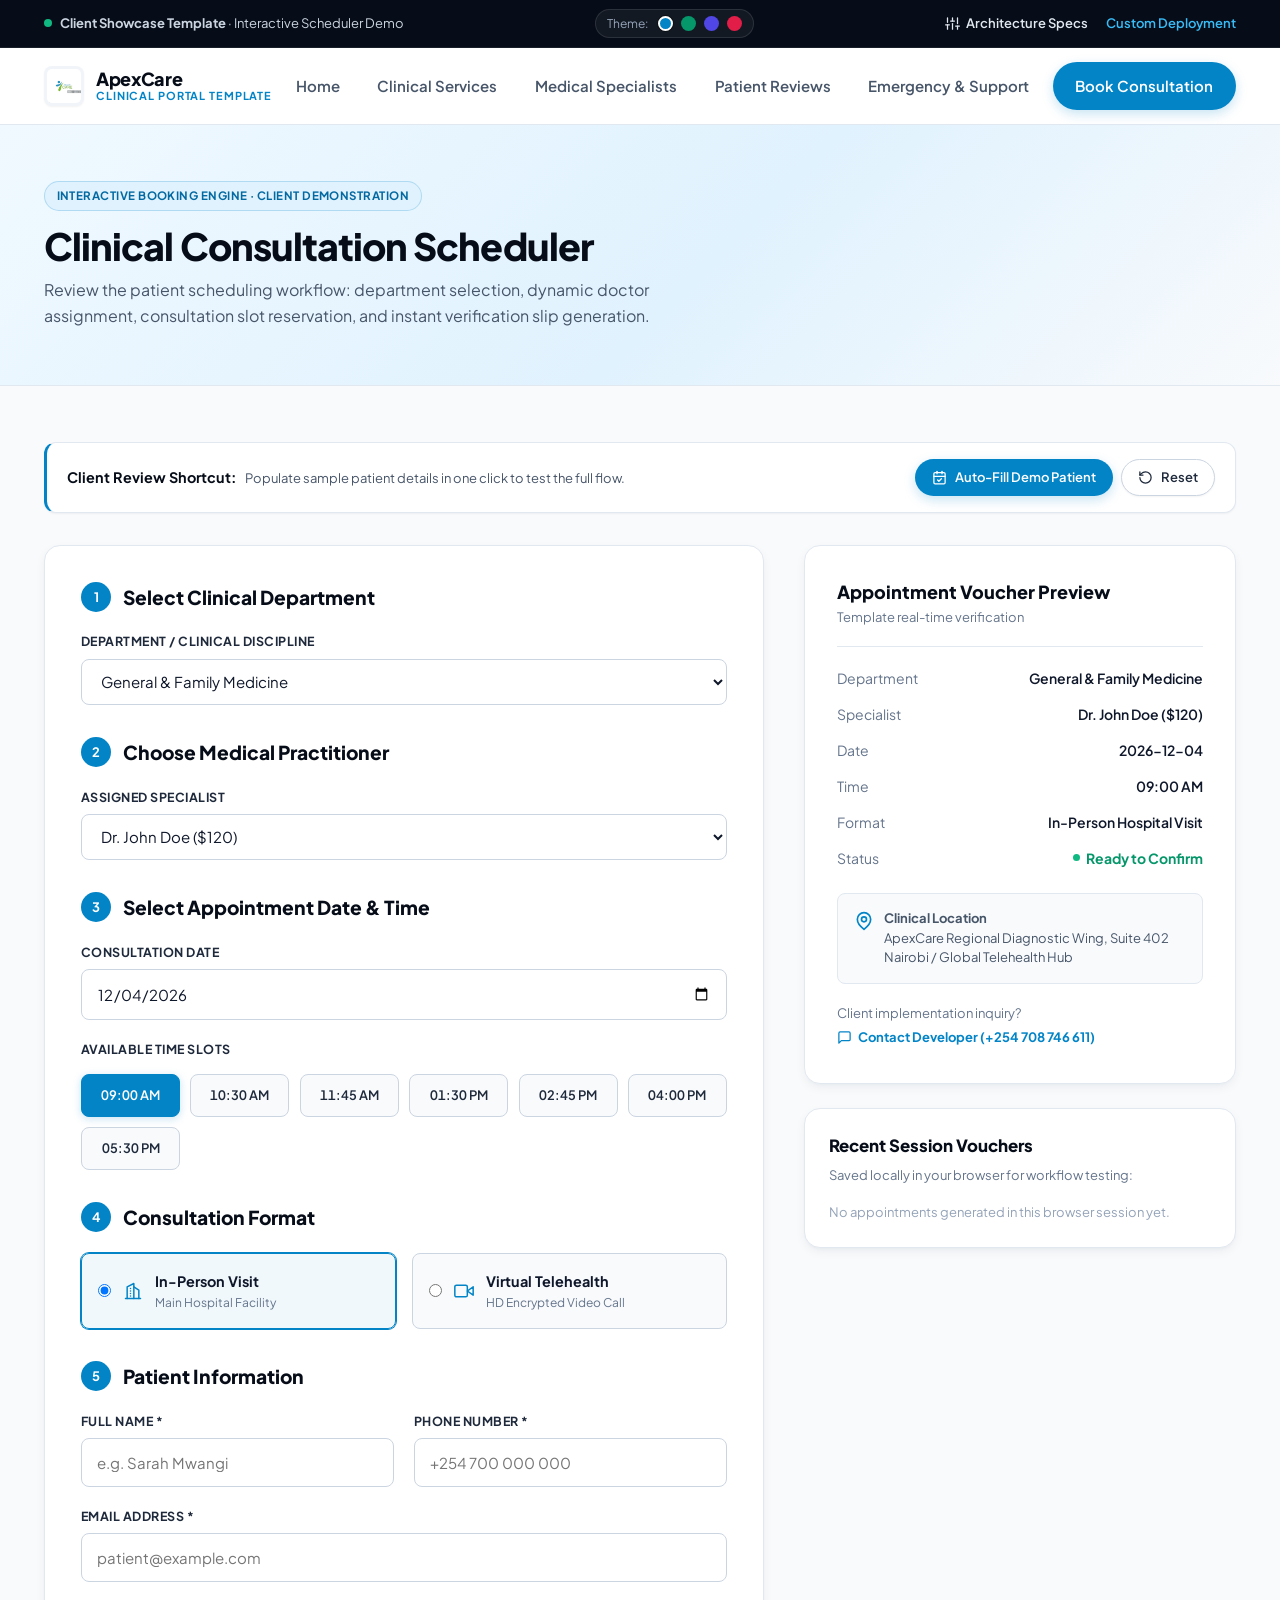
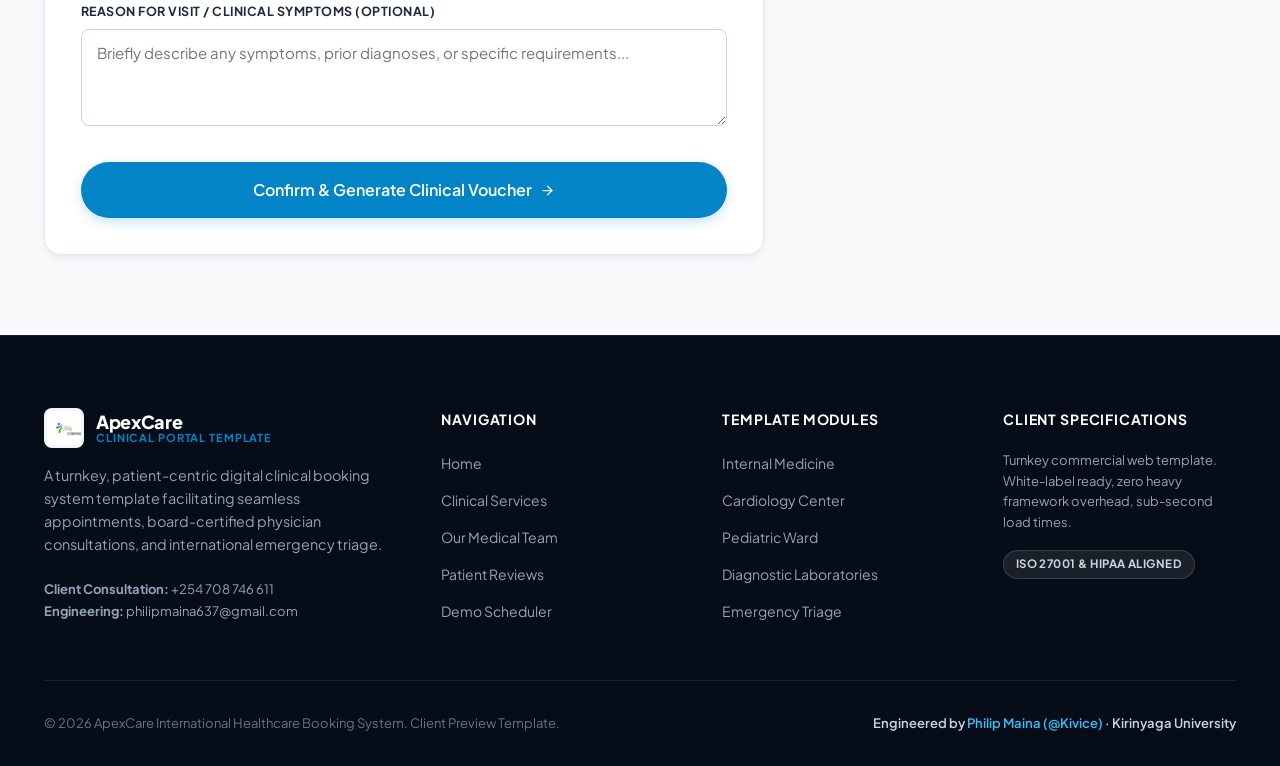
<file: appointment.html>
<!DOCTYPE html>
<html lang="en">
<head>
  <meta charset="UTF-8">
  <meta name="viewport" content="width=device-width, initial-scale=1.0">
  <title>Appointment Scheduler Template | ApexCare International Healthcare</title>
  <meta name="description" content="Interactive appointment scheduling demo template. Auto-fill sample patient data, select real-time slots, and generate digital clinical vouchers.">
  <link rel="preconnect" href="https://fonts.googleapis.com">
  <link rel="preconnect" href="https://fonts.gstatic.com" crossorigin>
  <link href="https://fonts.googleapis.com/css2?family=Plus+Jakarta+Sans:wght@400;500;600;700;800&family=JetBrains+Mono:wght@500;700&display=swap" rel="stylesheet">
  <link rel="stylesheet" href="styles.css">
  <link rel="icon" type="image/png" href="Healthcare%20Logo.png">
</head>
<body>

  <!-- Client Preview Utility Bar -->
  <div class="client-demo-bar">
    <div class="container client-demo-content">
      <div class="client-demo-badge">
        <span class="pulse-dot" aria-hidden="true"></span>
        <span><strong>Client Showcase Template</strong> · Interactive Scheduler Demo</span>
      </div>

      <div class="client-theme-switcher" role="group" aria-label="Theme color switcher">
        <span class="theme-label">Theme:</span>
        <button type="button" class="theme-swatch active" data-theme="blue" title="Clinical Sky (Default)" aria-label="Clinical Sky theme"></button>
        <button type="button" class="theme-swatch" data-theme="emerald" title="Medical Emerald" aria-label="Medical Emerald theme"></button>
        <button type="button" class="theme-swatch" data-theme="indigo" title="Healthtech Indigo" aria-label="Healthtech Indigo theme"></button>
        <button type="button" class="theme-swatch" data-theme="rose" title="Care Crimson" aria-label="Care Crimson theme"></button>
      </div>

      <div class="client-demo-actions">
        <a href="index.html#client-specs" class="client-inquire-pill">
          <svg class="icon icon-sm" viewBox="0 0 24 24" fill="none" stroke="currentColor" stroke-width="2" stroke-linecap="round" stroke-linejoin="round" aria-hidden="true"><line x1="4" y1="21" x2="4" y2="14"></line><line x1="4" y1="10" x2="4" y2="3"></line><line x1="12" y1="21" x2="12" y2="12"></line><line x1="12" y1="8" x2="12" y2="3"></line><line x1="20" y1="21" x2="20" y2="16"></line><line x1="20" y1="12" x2="20" y2="3"></line><line x1="1" y1="14" x2="7" y2="14"></line><line x1="9" y1="8" x2="15" y2="8"></line><line x1="17" y1="16" x2="23" y2="16"></line></svg>
          Architecture Specs
        </a>
        <a href="contact.html" class="client-inquire-pill client-inquire-pill--accent">Custom Deployment</a>
      </div>
    </div>
  </div>

  <!-- Header & Navigation -->
  <header class="site-header">
    <div class="container nav-container">
      <a href="index.html" class="brand">
        <img src="Healthcare%20Logo.png" alt="ApexCare Logo" class="brand-logo">
        <div class="brand-text">
          <span class="brand-name">ApexCare</span>
          <span class="brand-sub">Clinical Portal Template</span>
        </div>
      </a>

      <nav aria-label="Primary navigation">
        <ul class="nav-links">
          <li><a href="index.html" class="nav-link">Home</a></li>
          <li><a href="services.html" class="nav-link">Clinical Services</a></li>
          <li><a href="meet.html" class="nav-link">Medical Specialists</a></li>
          <li><a href="testimonials.html" class="nav-link">Patient Reviews</a></li>
          <li><a href="contact.html" class="nav-link">Emergency &amp; Support</a></li>
          <li class="nav-mobile-cta"><a href="appointment.html" class="btn btn-primary">Book Consultation</a></li>
        </ul>
      </nav>

      <div class="nav-actions">
        <a href="appointment.html" class="btn btn-primary">Book Consultation</a>
        <button type="button" class="mobile-toggle" aria-label="Toggle navigation menu" aria-expanded="false">
          <svg class="icon icon-md" viewBox="0 0 24 24" fill="none" stroke="currentColor" stroke-width="2" stroke-linecap="round" stroke-linejoin="round" aria-hidden="true"><path d="M4 6h16"></path><path d="M4 12h16"></path><path d="M4 18h16"></path></svg>
        </button>
      </div>
    </div>
  </header>

  <main>
    <!-- Page Header -->
    <section class="page-header">
      <div class="container">
        <div class="badge badge-primary mb-sm">Interactive Booking Engine · Client Demonstration</div>
        <h1 class="page-header__title">Clinical Consultation Scheduler</h1>
        <p class="page-header__desc">
          Review the patient scheduling workflow: department selection, dynamic doctor assignment, consultation slot reservation, and instant verification slip generation.
        </p>
      </div>
    </section>

    <!-- Booking Layout -->
    <section class="booking-section">
      <div class="container">

        <!-- 1-Click Demo Helper Bar -->
        <div class="demo-helper-bar">
          <div>
            <span class="demo-helper-title">Client Review Shortcut:</span>
            <span class="demo-helper-sub">Populate sample patient details in one click to test the full flow.</span>
          </div>
          <div class="demo-helper-actions">
            <button type="button" id="autoFillDemoBtn" class="btn btn-primary btn-sm">
              <svg class="icon icon-sm" viewBox="0 0 24 24" fill="none" stroke="currentColor" stroke-width="2" stroke-linecap="round" stroke-linejoin="round" aria-hidden="true"><rect x="3" y="4" width="18" height="18" rx="2"></rect><path d="M16 2v4"></path><path d="M8 2v4"></path><path d="M3 10h18"></path><path d="m9 16 2 2 4-4"></path></svg>
              Auto-Fill Demo Patient
            </button>
            <button type="button" id="clearDemoBtn" class="btn btn-secondary btn-sm">
              <svg class="icon icon-sm" viewBox="0 0 24 24" fill="none" stroke="currentColor" stroke-width="2" stroke-linecap="round" stroke-linejoin="round" aria-hidden="true"><path d="M3 12a9 9 0 1 0 9-9 9.75 9.75 0 0 0-6.74 2.74L3 8"></path><path d="M3 3v5h5"></path></svg>
              Reset
            </button>
          </div>
        </div>

        <div class="booking-layout">

          <!-- Left: Multi-step interactive booking form -->
          <div class="booking-card">
            <form id="appointmentForm">

              <!-- Step 1: Department -->
              <div class="booking-step">
                <h2 class="booking-step-title">
                  <span class="step-num">1</span>
                  Select Clinical Department
                </h2>
                <div class="form-group">
                  <label class="form-label" for="deptSelect">Department / Clinical Discipline</label>
                  <select id="deptSelect" class="form-select" required>
                    <option value="general">General &amp; Family Medicine</option>
                    <option value="cardiology">Cardiology &amp; Cardiovascular Center</option>
                    <option value="pediatrics">Pediatrics &amp; Neonatal Care</option>
                    <option value="surgery">Orthopedics &amp; Surgical Care</option>
                    <option value="diagnostics">Diagnostic &amp; Laboratory Pathology</option>
                    <option value="emergency">Emergency Medicine &amp; Acute Care</option>
                  </select>
                </div>
              </div>

              <!-- Step 2: Doctor Selection -->
              <div class="booking-step">
                <h2 class="booking-step-title">
                  <span class="step-num">2</span>
                  Choose Medical Practitioner
                </h2>
                <div class="form-group">
                  <label class="form-label" for="doctorSelect">Assigned Specialist</label>
                  <select id="doctorSelect" class="form-select" required>
                    <option value="Dr. John Doe" data-fee="$120">Dr. John Doe ($120)</option>
                  </select>
                </div>
              </div>

              <!-- Step 3: Date & Slots -->
              <div class="booking-step">
                <h2 class="booking-step-title">
                  <span class="step-num">3</span>
                  Select Appointment Date &amp; Time
                </h2>
                <div class="form-group mb-md">
                  <label class="form-label" for="dateInput">Consultation Date</label>
                  <input type="date" id="dateInput" class="form-input" required>
                </div>

                <div class="form-group">
                  <label class="form-label">Available Time Slots</label>
                  <input type="hidden" id="selectedTime" value="09:00 AM">
                  <div class="slot-picker" role="group" aria-label="Available consultation time slots">
                    <button type="button" class="slot-btn selected" data-time="09:00 AM">09:00 AM</button>
                    <button type="button" class="slot-btn" data-time="10:30 AM">10:30 AM</button>
                    <button type="button" class="slot-btn" data-time="11:45 AM">11:45 AM</button>
                    <button type="button" class="slot-btn" data-time="01:30 PM">01:30 PM</button>
                    <button type="button" class="slot-btn" data-time="02:45 PM">02:45 PM</button>
                    <button type="button" class="slot-btn" data-time="04:00 PM">04:00 PM</button>
                    <button type="button" class="slot-btn" data-time="05:30 PM">05:30 PM</button>
                  </div>
                </div>
              </div>

              <!-- Step 4: Consultation Mode -->
              <div class="booking-step">
                <h2 class="booking-step-title">
                  <span class="step-num">4</span>
                  Consultation Format
                </h2>
                <div class="mode-grid">
                  <label class="mode-option is-selected">
                    <input type="radio" name="consultationMode" value="In-Person Hospital Visit" checked>
                    <svg class="icon icon-md mode-option-icon" viewBox="0 0 24 24" fill="none" stroke="currentColor" stroke-width="1.8" stroke-linecap="round" stroke-linejoin="round" aria-hidden="true"><path d="M3 21h18"></path><path d="M5 21V7l8-4v18"></path><path d="M19 21V11l-6-4"></path><path d="M9 9v.01"></path><path d="M9 12v.01"></path><path d="M9 15v.01"></path><path d="M9 18v.01"></path></svg>
                    <div>
                      <div class="mode-title">In-Person Visit</div>
                      <div class="mode-sub">Main Hospital Facility</div>
                    </div>
                  </label>

                  <label class="mode-option">
                    <input type="radio" name="consultationMode" value="Secure Telemedicine Video">
                    <svg class="icon icon-md mode-option-icon" viewBox="0 0 24 24" fill="none" stroke="currentColor" stroke-width="1.8" stroke-linecap="round" stroke-linejoin="round" aria-hidden="true"><polygon points="23 7 16 12 23 17 23 7"></polygon><rect x="1" y="5" width="15" height="14" rx="2" ry="2"></rect></svg>
                    <div>
                      <div class="mode-title">Virtual Telehealth</div>
                      <div class="mode-sub">HD Encrypted Video Call</div>
                    </div>
                  </label>
                </div>
              </div>

              <!-- Step 5: Patient Details -->
              <div class="booking-step--last">
                <h2 class="booking-step-title">
                  <span class="step-num">5</span>
                  Patient Information
                </h2>

                <div class="form-grid-2 mb-md">
                  <div class="form-group">
                    <label class="form-label" for="patientName">Full Name *</label>
                    <input type="text" id="patientName" class="form-input" placeholder="e.g. Sarah Mwangi" required>
                  </div>
                  <div class="form-group">
                    <label class="form-label" for="patientPhone">Phone Number *</label>
                    <input type="tel" id="patientPhone" class="form-input" placeholder="+254 700 000 000" required>
                  </div>
                </div>

                <div class="form-group mb-md">
                  <label class="form-label" for="patientEmail">Email Address *</label>
                  <input type="email" id="patientEmail" class="form-input" placeholder="patient@example.com" required>
                </div>

                <div class="form-group">
                  <label class="form-label" for="patientNotes">Reason for Visit / Clinical Symptoms (Optional)</label>
                  <textarea id="patientNotes" class="form-textarea" rows="3" placeholder="Briefly describe any symptoms, prior diagnoses, or specific requirements..."></textarea>
                </div>
              </div>

              <button type="submit" class="btn btn-primary btn-block">
                Confirm &amp; Generate Clinical Voucher
                <svg class="icon icon-sm" viewBox="0 0 24 24" fill="none" stroke="currentColor" stroke-width="2" stroke-linecap="round" stroke-linejoin="round" aria-hidden="true"><path d="M5 12h14"></path><path d="m12 5 7 7-7 7"></path></svg>
              </button>
            </form>
          </div>

          <!-- Right: Live Summary Slip & Session History -->
          <div>
            <div class="summary-card">
              <div class="summary-header">
                <div class="summary-title">Appointment Voucher Preview</div>
                <div class="summary-sub">Template real-time verification</div>
              </div>

              <div class="summary-rows">
                <div class="summary-row">
                  <span class="summary-label">Department</span>
                  <span class="summary-value" id="sumDept">General &amp; Family Medicine</span>
                </div>
                <div class="summary-row">
                  <span class="summary-label">Specialist</span>
                  <span class="summary-value" id="sumDoctor">Dr. John Doe ($120)</span>
                </div>
                <div class="summary-row">
                  <span class="summary-label">Date</span>
                  <span class="summary-value" id="sumDate">Today</span>
                </div>
                <div class="summary-row">
                  <span class="summary-label">Time</span>
                  <span class="summary-value" id="sumTime">09:00 AM</span>
                </div>
                <div class="summary-row">
                  <span class="summary-label">Format</span>
                  <span class="summary-value" id="sumMode">In-Person Hospital Visit</span>
                </div>
                <div class="summary-row">
                  <span class="summary-label">Status</span>
                  <span class="summary-value summary-status-ready">
                    <span class="status-dot-live" aria-hidden="true"></span>
                    Ready to Confirm
                  </span>
                </div>
              </div>

              <div class="summary-location-box">
                <svg class="icon icon-md" viewBox="0 0 24 24" fill="none" stroke="currentColor" stroke-width="2" stroke-linecap="round" stroke-linejoin="round" aria-hidden="true"><path d="M20 10c0 6-8 12-8 12s-8-6-8-12a8 8 0 0 1 16 0Z"></path><circle cx="12" cy="10" r="3"></circle></svg>
                <div>
                  <strong>Clinical Location</strong><br>
                  ApexCare Regional Diagnostic Wing, Suite 402<br>
                  Nairobi / Global Telehealth Hub
                </div>
              </div>

              <div class="summary-dev-note">
                Client implementation inquiry?
                <a href="https://wa.me/254708746611?text=Hi%20Philip,%20I%20am%20reviewing%20the%20Appointment%20Scheduler%20template%20and%20would%20like%20to%20discuss%20custom%20setup." target="_blank" rel="noopener noreferrer" class="summary-dev-link">
                  <svg class="icon icon-sm" viewBox="0 0 24 24" fill="none" stroke="currentColor" stroke-width="2" stroke-linecap="round" stroke-linejoin="round" aria-hidden="true"><path d="M21 15a2 2 0 0 1-2 2H7l-4 4V5a2 2 0 0 1 2-2h14a2 2 0 0 1 2 2z"></path></svg>
                  Contact Developer (+254 708 746 611)
                </a>
              </div>
            </div>

            <!-- Stored bookings lookup -->
            <div class="booking-card booking-history-card">
              <h3 class="booking-history-title">Recent Session Vouchers</h3>
              <p class="booking-history-sub">Saved locally in your browser for workflow testing:</p>
              <div id="localBookingsList" class="booking-history-list"></div>
            </div>
          </div>

        </div>
      </div>
    </section>
  </main>

  <!-- Clinical Footer -->
  <footer class="site-footer">
    <div class="container">
      <div class="footer-grid">
        <div class="footer-brand">
          <div class="brand">
            <img src="Healthcare%20Logo.png" alt="ApexCare Logo" class="brand-logo">
            <div class="brand-text">
              <span class="brand-name">ApexCare</span>
              <span class="brand-sub">Clinical Portal Template</span>
            </div>
          </div>
          <p class="footer-desc">
            A turnkey, patient-centric digital clinical booking system template facilitating seamless appointments, board-certified physician consultations, and international emergency triage.
          </p>
          <div class="footer-contact">
            <strong>Client Consultation:</strong> +254 708 746 611<br>
            <strong>Engineering:</strong> philipmaina637@gmail.com
          </div>
        </div>

        <div>
          <div class="footer-col-title">Navigation</div>
          <ul class="footer-links">
            <li><a href="index.html" class="footer-link">Home</a></li>
            <li><a href="services.html" class="footer-link">Clinical Services</a></li>
            <li><a href="meet.html" class="footer-link">Our Medical Team</a></li>
            <li><a href="testimonials.html" class="footer-link">Patient Reviews</a></li>
            <li><a href="appointment.html" class="footer-link">Demo Scheduler</a></li>
          </ul>
        </div>

        <div>
          <div class="footer-col-title">Template Modules</div>
          <ul class="footer-links">
            <li><a href="services.html" class="footer-link">Internal Medicine</a></li>
            <li><a href="services.html" class="footer-link">Cardiology Center</a></li>
            <li><a href="services.html" class="footer-link">Pediatric Ward</a></li>
            <li><a href="services.html" class="footer-link">Diagnostic Laboratories</a></li>
            <li><a href="contact.html" class="footer-link">Emergency Triage</a></li>
          </ul>
        </div>

        <div>
          <div class="footer-col-title">Client Specifications</div>
          <p class="footer-spec-text">
            Turnkey commercial web template. White-label ready, zero heavy framework overhead, sub-second load times.
          </p>
          <div class="badge badge-neutral badge-compliance">
            ISO 27001 &amp; HIPAA Aligned
          </div>
        </div>
      </div>

      <div class="footer-bottom">
        <div>&copy; 2026 ApexCare International Healthcare Booking System. Client Preview Template.</div>
        <div class="footer-author">
          Engineered by <a href="https://kivice.github.io/" target="_blank" rel="noopener noreferrer">Philip Maina (@Kivice)</a> · Kirinyaga University
        </div>
      </div>
    </div>
  </footer>

  <script src="components.js"></script>
</body>
</html>
</file>
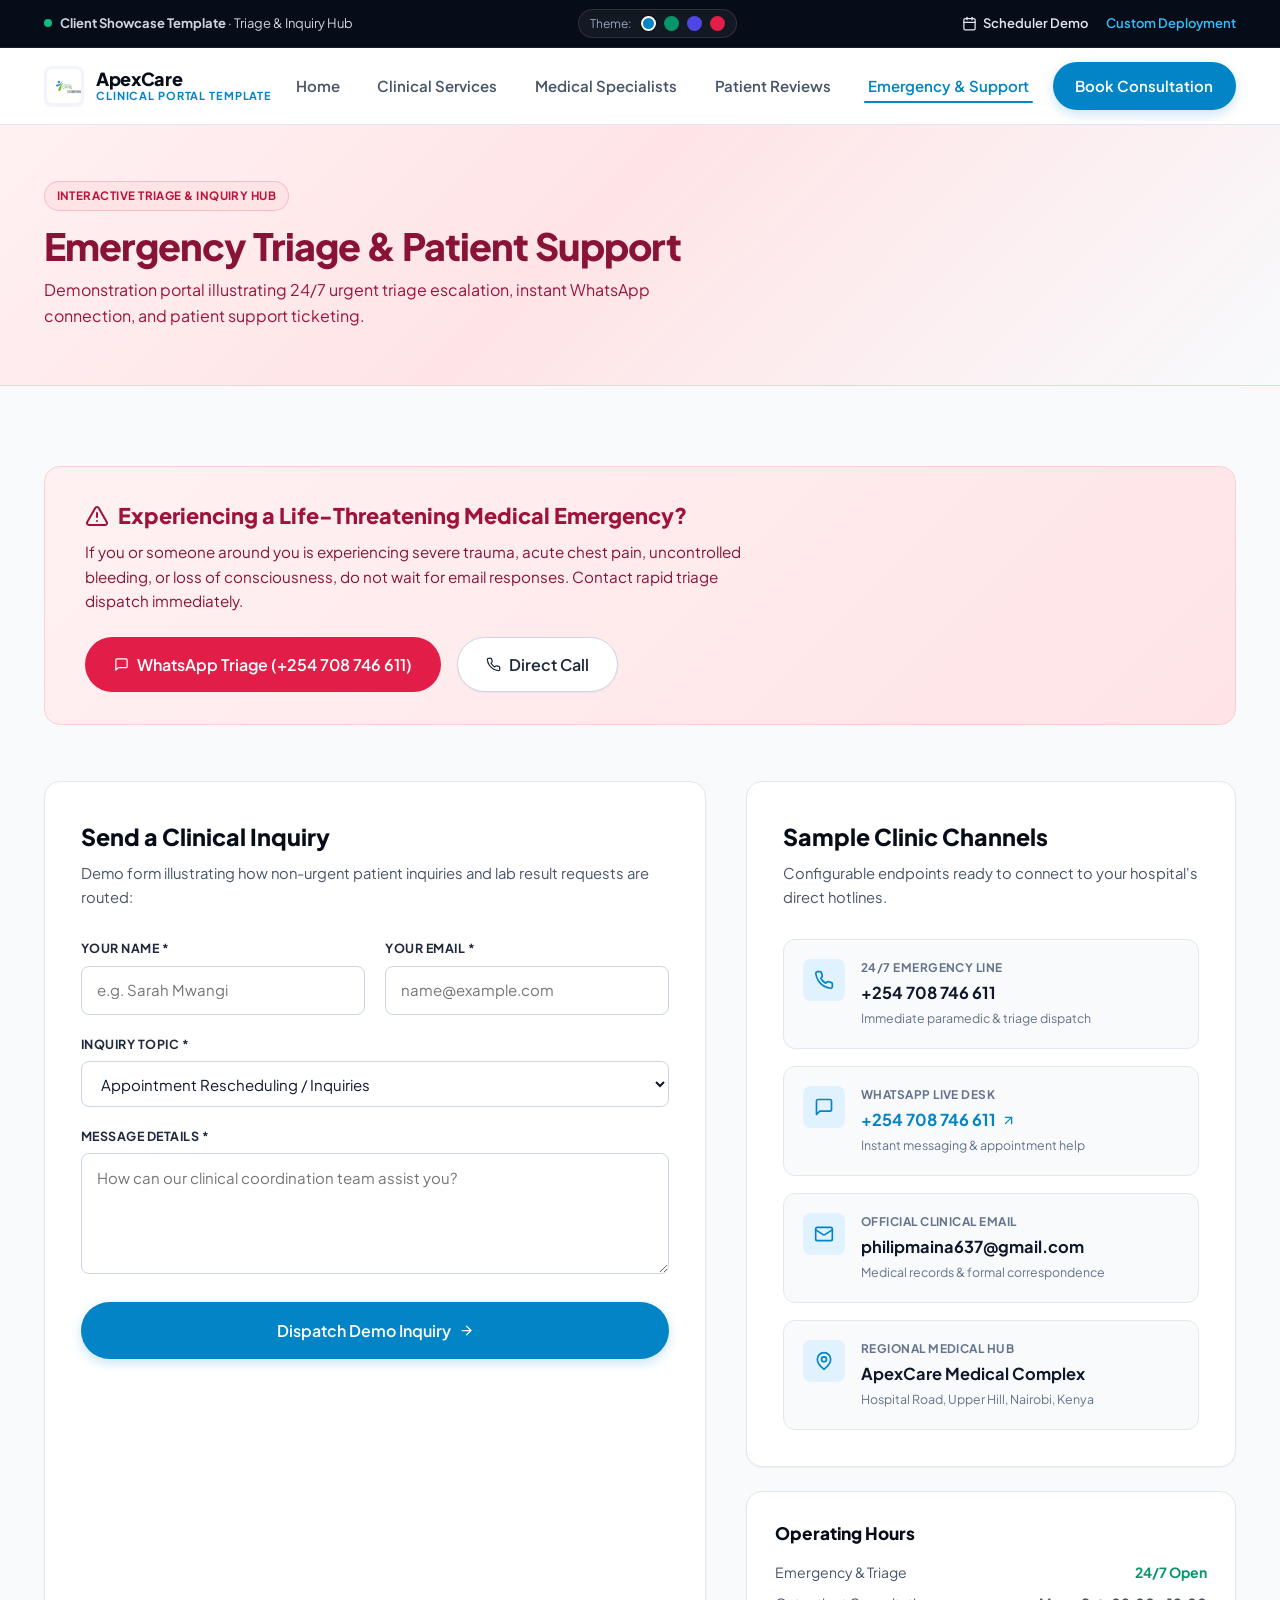
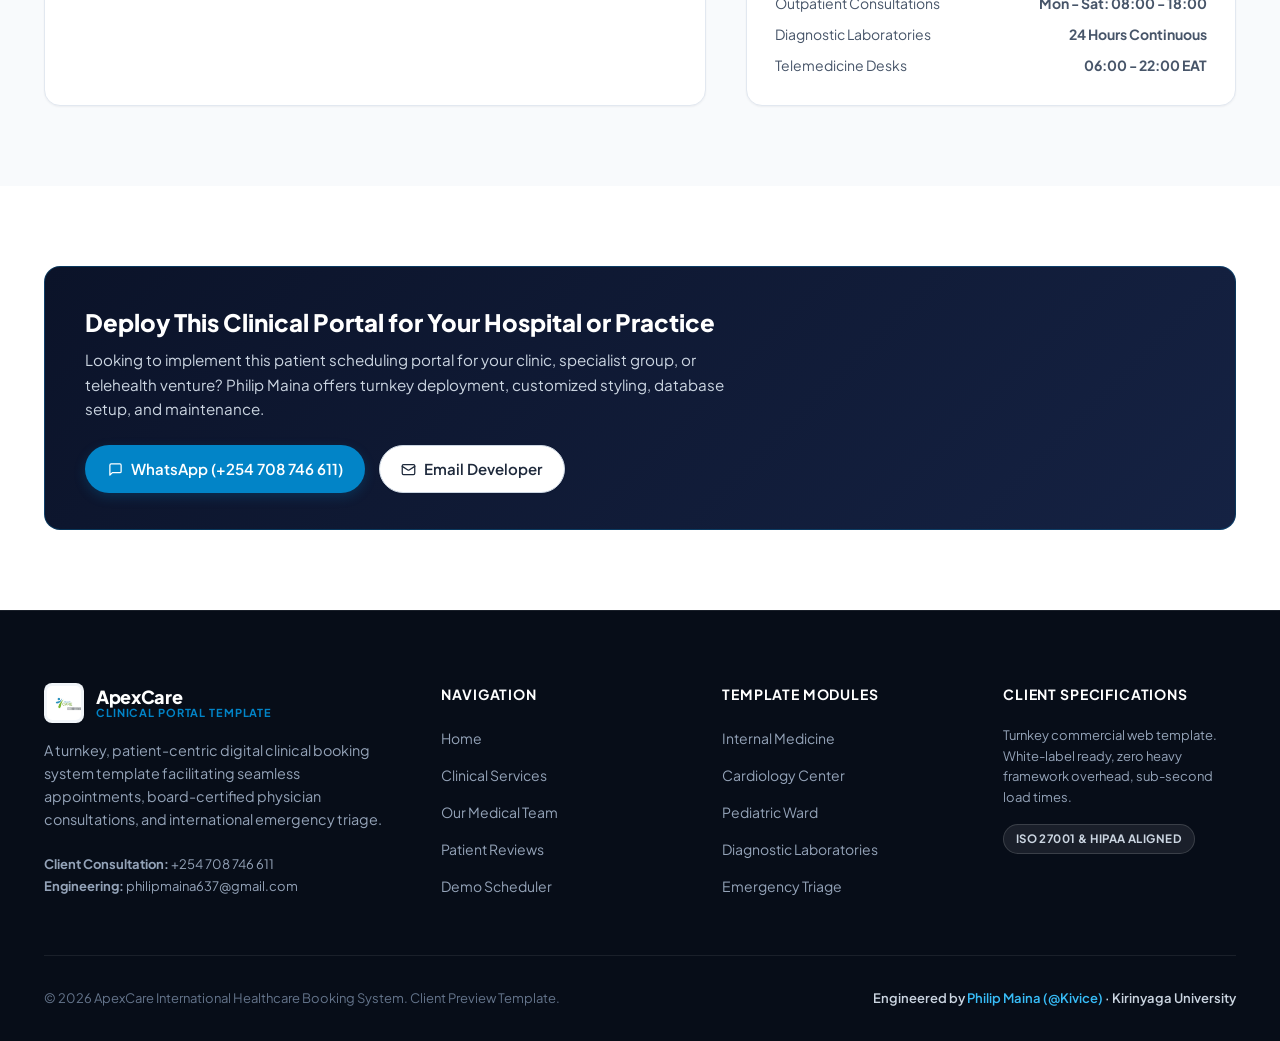
<file: contact.html>
<!DOCTYPE html>
<html lang="en">
<head>
  <meta charset="UTF-8">
  <meta name="viewport" content="width=device-width, initial-scale=1.0">
  <title>Emergency &amp; Contact Template | ApexCare International Healthcare</title>
  <meta name="description" content="24/7 Clinical triage hotline, hospital dispatch, patient support, and global telehealth links template.">
  <link rel="preconnect" href="https://fonts.googleapis.com">
  <link rel="preconnect" href="https://fonts.gstatic.com" crossorigin>
  <link href="https://fonts.googleapis.com/css2?family=Plus+Jakarta+Sans:wght@400;500;600;700;800&family=JetBrains+Mono:wght@500;700&display=swap" rel="stylesheet">
  <link rel="stylesheet" href="styles.css">
  <link rel="icon" type="image/png" href="Healthcare%20Logo.png">
</head>
<body>

  <!-- Client Preview Utility Bar -->
  <div class="client-demo-bar">
    <div class="container client-demo-content">
      <div class="client-demo-badge">
        <span class="pulse-dot" aria-hidden="true"></span>
        <span><strong>Client Showcase Template</strong> · Triage &amp; Inquiry Hub</span>
      </div>

      <div class="client-theme-switcher" role="group" aria-label="Theme color switcher">
        <span class="theme-label">Theme:</span>
        <button type="button" class="theme-swatch active" data-theme="blue" title="Clinical Sky (Default)" aria-label="Clinical Sky theme"></button>
        <button type="button" class="theme-swatch" data-theme="emerald" title="Medical Emerald" aria-label="Medical Emerald theme"></button>
        <button type="button" class="theme-swatch" data-theme="indigo" title="Healthtech Indigo" aria-label="Healthtech Indigo theme"></button>
        <button type="button" class="theme-swatch" data-theme="rose" title="Care Crimson" aria-label="Care Crimson theme"></button>
      </div>

      <div class="client-demo-actions">
        <a href="appointment.html" class="client-inquire-pill">
          <svg class="icon icon-sm" viewBox="0 0 24 24" fill="none" stroke="currentColor" stroke-width="2" stroke-linecap="round" stroke-linejoin="round" aria-hidden="true"><rect x="3" y="4" width="18" height="18" rx="2"></rect><path d="M16 2v4"></path><path d="M8 2v4"></path><path d="M3 10h18"></path></svg>
          Scheduler Demo
        </a>
        <a href="#client-inquiry" class="client-inquire-pill client-inquire-pill--accent">Custom Deployment</a>
      </div>
    </div>
  </div>

  <!-- Header & Navigation -->
  <header class="site-header">
    <div class="container nav-container">
      <a href="index.html" class="brand">
        <img src="Healthcare%20Logo.png" alt="ApexCare Logo" class="brand-logo">
        <div class="brand-text">
          <span class="brand-name">ApexCare</span>
          <span class="brand-sub">Clinical Portal Template</span>
        </div>
      </a>

      <nav aria-label="Primary navigation">
        <ul class="nav-links">
          <li><a href="index.html" class="nav-link">Home</a></li>
          <li><a href="services.html" class="nav-link">Clinical Services</a></li>
          <li><a href="meet.html" class="nav-link">Medical Specialists</a></li>
          <li><a href="testimonials.html" class="nav-link">Patient Reviews</a></li>
          <li><a href="contact.html" class="nav-link active">Emergency &amp; Support</a></li>
          <li class="nav-mobile-cta"><a href="appointment.html" class="btn btn-primary">Book Consultation</a></li>
        </ul>
      </nav>

      <div class="nav-actions">
        <a href="appointment.html" class="btn btn-primary">Book Consultation</a>
        <button type="button" class="mobile-toggle" aria-label="Toggle navigation menu" aria-expanded="false">
          <svg class="icon icon-md" viewBox="0 0 24 24" fill="none" stroke="currentColor" stroke-width="2" stroke-linecap="round" stroke-linejoin="round" aria-hidden="true"><path d="M4 6h16"></path><path d="M4 12h16"></path><path d="M4 18h16"></path></svg>
        </button>
      </div>
    </div>
  </header>

  <main>
    <!-- Page Header -->
    <section class="page-header page-header--triage">
      <div class="container">
        <div class="badge badge-urgent mb-sm">Interactive Triage &amp; Inquiry Hub</div>
        <h1 class="page-header__title">Emergency Triage &amp; Patient Support</h1>
        <p class="page-header__desc">
          Demonstration portal illustrating 24/7 urgent triage escalation, instant WhatsApp connection, and patient support ticketing.
        </p>
      </div>
    </section>

    <!-- Emergency Triage Banner & Channels -->
    <section class="section section-compact-top">
      <div class="container">
        <div class="emergency-banner">
          <div class="emergency-info">
            <h3>
              <svg class="icon icon-lg" viewBox="0 0 24 24" fill="none" stroke="currentColor" stroke-width="2" stroke-linecap="round" stroke-linejoin="round" aria-hidden="true"><path d="m21.73 18-8-14a2 2 0 0 0-3.48 0l-8 14A2 2 0 0 0 4 21h16a2 2 0 0 0 1.73-3Z"></path><path d="M12 9v4"></path><path d="M12 17h.01"></path></svg>
              Experiencing a Life-Threatening Medical Emergency?
            </h3>
            <p>
              If you or someone around you is experiencing severe trauma, acute chest pain, uncontrolled bleeding, or loss of consciousness, do not wait for email responses. Contact rapid triage dispatch immediately.
            </p>
          </div>
          <div class="emergency-actions">
            <a href="https://wa.me/254708746611?text=Hi%20Philip,%20I%20am%20testing%20the%20Emergency%20Triage%20hotline%20button." target="_blank" rel="noopener noreferrer" class="btn btn-emergency btn-lg">
              <svg class="icon icon-sm" viewBox="0 0 24 24" fill="none" stroke="currentColor" stroke-width="2" stroke-linecap="round" stroke-linejoin="round" aria-hidden="true"><path d="M21 15a2 2 0 0 1-2 2H7l-4 4V5a2 2 0 0 1 2-2h14a2 2 0 0 1 2 2z"></path></svg>
              WhatsApp Triage (+254 708 746 611)
            </a>
            <a href="tel:+254708746611" class="btn btn-secondary btn-lg">
              <svg class="icon icon-sm" viewBox="0 0 24 24" fill="none" stroke="currentColor" stroke-width="2" stroke-linecap="round" stroke-linejoin="round" aria-hidden="true"><path d="M22 16.92v3a2 2 0 0 1-2.18 2 19.79 19.79 0 0 1-8.63-3.07 19.5 19.5 0 0 1-6-6 19.79 19.79 0 0 1-3.07-8.67A2 2 0 0 1 4.11 2h3a2 2 0 0 1 2 1.72 12.84 12.84 0 0 0 .7 2.81 2 2 0 0 1-.45 2.11L8.09 9.91a16 16 0 0 0 6 6l1.27-1.27a2 2 0 0 1 2.11-.45 12.84 12.84 0 0 0 2.81.7A2 2 0 0 1 22 16.92z"></path></svg>
              Direct Call
            </a>
          </div>
        </div>

        <div class="contact-grid">

          <!-- Left: Direct Inquiry Form -->
          <div class="contact-card">
            <h2 class="contact-card__title">Send a Clinical Inquiry</h2>
            <p class="contact-card__desc">Demo form illustrating how non-urgent patient inquiries and lab result requests are routed:</p>

            <form id="directContactForm">
              <div class="form-grid-2 mb-md">
                <div class="form-group">
                  <label class="form-label" for="cName">Your Name *</label>
                  <input type="text" id="cName" class="form-input" placeholder="e.g. Sarah Mwangi" required>
                </div>
                <div class="form-group">
                  <label class="form-label" for="cEmail">Your Email *</label>
                  <input type="email" id="cEmail" class="form-input" placeholder="name@example.com" required>
                </div>
              </div>

              <div class="form-group mb-md">
                <label class="form-label" for="cSubject">Inquiry Topic *</label>
                <select id="cSubject" class="form-select" required>
                  <option value="Appointment Rescheduling">Appointment Rescheduling / Inquiries</option>
                  <option value="Diagnostic Lab Results">Diagnostic Lab Results Retrieval</option>
                  <option value="International Medical Transfer">International Patient Transfer &amp; Visa Support</option>
                  <option value="Practitioner Credentialing">Physician / Practitioner Credentialing</option>
                  <option value="General Feedback">General Administration</option>
                </select>
              </div>

              <div class="form-group mb-lg">
                <label class="form-label" for="cMessage">Message Details *</label>
                <textarea id="cMessage" class="form-textarea" rows="4" placeholder="How can our clinical coordination team assist you?" required></textarea>
              </div>

              <button type="submit" class="btn btn-primary btn-block">
                Dispatch Demo Inquiry
                <svg class="icon icon-sm" viewBox="0 0 24 24" fill="none" stroke="currentColor" stroke-width="2" stroke-linecap="round" stroke-linejoin="round" aria-hidden="true"><path d="M5 12h14"></path><path d="m12 5 7 7-7 7"></path></svg>
              </button>
            </form>
          </div>

          <!-- Right: Contact Methods & Operating Hours -->
          <div>
            <div class="contact-card">
              <h3 class="contact-card__title">Sample Clinic Channels</h3>
              <p class="contact-card__desc">Configurable endpoints ready to connect to your hospital's direct hotlines.</p>

              <div class="contact-methods">
                <div class="contact-item">
                  <div class="contact-icon">
                    <svg class="icon icon-md" viewBox="0 0 24 24" fill="none" stroke="currentColor" stroke-width="2" stroke-linecap="round" stroke-linejoin="round" aria-hidden="true"><path d="M22 16.92v3a2 2 0 0 1-2.18 2 19.79 19.79 0 0 1-8.63-3.07 19.5 19.5 0 0 1-6-6 19.79 19.79 0 0 1-3.07-8.67A2 2 0 0 1 4.11 2h3a2 2 0 0 1 2 1.72 12.84 12.84 0 0 0 .7 2.81 2 2 0 0 1-.45 2.11L8.09 9.91a16 16 0 0 0 6 6l1.27-1.27a2 2 0 0 1 2.11-.45 12.84 12.84 0 0 0 2.81.7A2 2 0 0 1 22 16.92z"></path></svg>
                  </div>
                  <div>
                    <div class="contact-label">24/7 Emergency Line</div>
                    <div class="contact-val">+254 708 746 611</div>
                    <div class="contact-subtext">Immediate paramedic &amp; triage dispatch</div>
                  </div>
                </div>

                <div class="contact-item">
                  <div class="contact-icon">
                    <svg class="icon icon-md" viewBox="0 0 24 24" fill="none" stroke="currentColor" stroke-width="2" stroke-linecap="round" stroke-linejoin="round" aria-hidden="true"><path d="M21 15a2 2 0 0 1-2 2H7l-4 4V5a2 2 0 0 1 2-2h14a2 2 0 0 1 2 2z"></path></svg>
                  </div>
                  <div>
                    <div class="contact-label">WhatsApp Live Desk</div>
                    <div class="contact-val">
                      <a href="https://wa.me/254708746611" target="_blank" rel="noopener noreferrer" class="contact-val-link">
                        +254 708 746 611
                        <svg class="icon icon-sm" viewBox="0 0 24 24" fill="none" stroke="currentColor" stroke-width="2" stroke-linecap="round" stroke-linejoin="round" aria-hidden="true"><path d="M7 17 17 7"></path><path d="M7 7h10v10"></path></svg>
                      </a>
                    </div>
                    <div class="contact-subtext">Instant messaging &amp; appointment help</div>
                  </div>
                </div>

                <div class="contact-item">
                  <div class="contact-icon">
                    <svg class="icon icon-md" viewBox="0 0 24 24" fill="none" stroke="currentColor" stroke-width="2" stroke-linecap="round" stroke-linejoin="round" aria-hidden="true"><rect x="2" y="4" width="20" height="16" rx="2"></rect><path d="m22 7-8.97 5.7a1.94 1.94 0 0 1-2.06 0L2 7"></path></svg>
                  </div>
                  <div>
                    <div class="contact-label">Official Clinical Email</div>
                    <div class="contact-val">philipmaina637@gmail.com</div>
                    <div class="contact-subtext">Medical records &amp; formal correspondence</div>
                  </div>
                </div>

                <div class="contact-item">
                  <div class="contact-icon">
                    <svg class="icon icon-md" viewBox="0 0 24 24" fill="none" stroke="currentColor" stroke-width="2" stroke-linecap="round" stroke-linejoin="round" aria-hidden="true"><path d="M20 10c0 6-8 12-8 12s-8-6-8-12a8 8 0 0 1 16 0Z"></path><circle cx="12" cy="10" r="3"></circle></svg>
                  </div>
                  <div>
                    <div class="contact-label">Regional Medical Hub</div>
                    <div class="contact-val">ApexCare Medical Complex</div>
                    <div class="contact-subtext">Hospital Road, Upper Hill, Nairobi, Kenya</div>
                  </div>
                </div>
              </div>
            </div>

            <!-- Operating Hours Card -->
            <div class="contact-card contact-hours-card">
              <h4 class="hours-title">Operating Hours</h4>
              <div class="hours-list">
                <div class="hours-row">
                  <span>Emergency &amp; Triage</span>
                  <strong class="hours-status-open">24/7 Open</strong>
                </div>
                <div class="hours-row">
                  <span>Outpatient Consultations</span>
                  <strong>Mon - Sat: 08:00 - 18:00</strong>
                </div>
                <div class="hours-row">
                  <span>Diagnostic Laboratories</span>
                  <strong>24 Hours Continuous</strong>
                </div>
                <div class="hours-row">
                  <span>Telemedicine Desks</span>
                  <strong>06:00 - 22:00 EAT</strong>
                </div>
              </div>
            </div>
          </div>

        </div>
      </div>
    </section>

    <!-- Client Deployment Section -->
    <section id="client-inquiry" class="section section-alt">
      <div class="container">
        <div class="cta-dark-banner">
          <div>
            <h3 class="cta-dark-banner__title">Deploy This Clinical Portal for Your Hospital or Practice</h3>
            <p class="cta-dark-banner__desc">
              Looking to implement this patient scheduling portal for your clinic, specialist group, or telehealth venture? Philip Maina offers turnkey deployment, customized styling, database setup, and maintenance.
            </p>
          </div>
          <div class="cta-dark-banner__actions">
            <a href="https://wa.me/254708746611?text=Hi%20Philip,%20I%20saw%20your%20ApexCare%20Healthcare%20Portal%20template%20and%20would%20like%20to%20discuss%20deploying%20it%20for%20my%20practice." target="_blank" rel="noopener noreferrer" class="btn btn-primary">
              <svg class="icon icon-sm" viewBox="0 0 24 24" fill="none" stroke="currentColor" stroke-width="2" stroke-linecap="round" stroke-linejoin="round" aria-hidden="true"><path d="M21 15a2 2 0 0 1-2 2H7l-4 4V5a2 2 0 0 1 2-2h14a2 2 0 0 1 2 2z"></path></svg>
              WhatsApp (+254 708 746 611)
            </a>
            <a href="mailto:philipmaina637@gmail.com?subject=Healthcare%20Portal%20Deployment%20Inquiry" class="btn btn-secondary">
              <svg class="icon icon-sm" viewBox="0 0 24 24" fill="none" stroke="currentColor" stroke-width="2" stroke-linecap="round" stroke-linejoin="round" aria-hidden="true"><rect x="2" y="4" width="20" height="16" rx="2"></rect><path d="m22 7-8.97 5.7a1.94 1.94 0 0 1-2.06 0L2 7"></path></svg>
              Email Developer
            </a>
          </div>
        </div>
      </div>
    </section>
  </main>

  <!-- Clinical Footer -->
  <footer class="site-footer">
    <div class="container">
      <div class="footer-grid">
        <div class="footer-brand">
          <div class="brand">
            <img src="Healthcare%20Logo.png" alt="ApexCare Logo" class="brand-logo">
            <div class="brand-text">
              <span class="brand-name">ApexCare</span>
              <span class="brand-sub">Clinical Portal Template</span>
            </div>
          </div>
          <p class="footer-desc">
            A turnkey, patient-centric digital clinical booking system template facilitating seamless appointments, board-certified physician consultations, and international emergency triage.
          </p>
          <div class="footer-contact">
            <strong>Client Consultation:</strong> +254 708 746 611<br>
            <strong>Engineering:</strong> philipmaina637@gmail.com
          </div>
        </div>

        <div>
          <div class="footer-col-title">Navigation</div>
          <ul class="footer-links">
            <li><a href="index.html" class="footer-link">Home</a></li>
            <li><a href="services.html" class="footer-link">Clinical Services</a></li>
            <li><a href="meet.html" class="footer-link">Our Medical Team</a></li>
            <li><a href="testimonials.html" class="footer-link">Patient Reviews</a></li>
            <li><a href="appointment.html" class="footer-link">Demo Scheduler</a></li>
          </ul>
        </div>

        <div>
          <div class="footer-col-title">Template Modules</div>
          <ul class="footer-links">
            <li><a href="services.html" class="footer-link">Internal Medicine</a></li>
            <li><a href="services.html" class="footer-link">Cardiology Center</a></li>
            <li><a href="services.html" class="footer-link">Pediatric Ward</a></li>
            <li><a href="services.html" class="footer-link">Diagnostic Laboratories</a></li>
            <li><a href="contact.html" class="footer-link">Emergency Triage</a></li>
          </ul>
        </div>

        <div>
          <div class="footer-col-title">Client Specifications</div>
          <p class="footer-spec-text">
            Turnkey commercial web template. White-label ready, zero heavy framework overhead, sub-second load times.
          </p>
          <div class="badge badge-neutral badge-compliance">
            ISO 27001 &amp; HIPAA Aligned
          </div>
        </div>
      </div>

      <div class="footer-bottom">
        <div>&copy; 2026 ApexCare International Healthcare Booking System. Client Preview Template.</div>
        <div class="footer-author">
          Engineered by <a href="https://kivice.github.io/" target="_blank" rel="noopener noreferrer">Philip Maina (@Kivice)</a> · Kirinyaga University
        </div>
      </div>
    </div>
  </footer>

  <script src="components.js"></script>
</body>
</html>
</file>
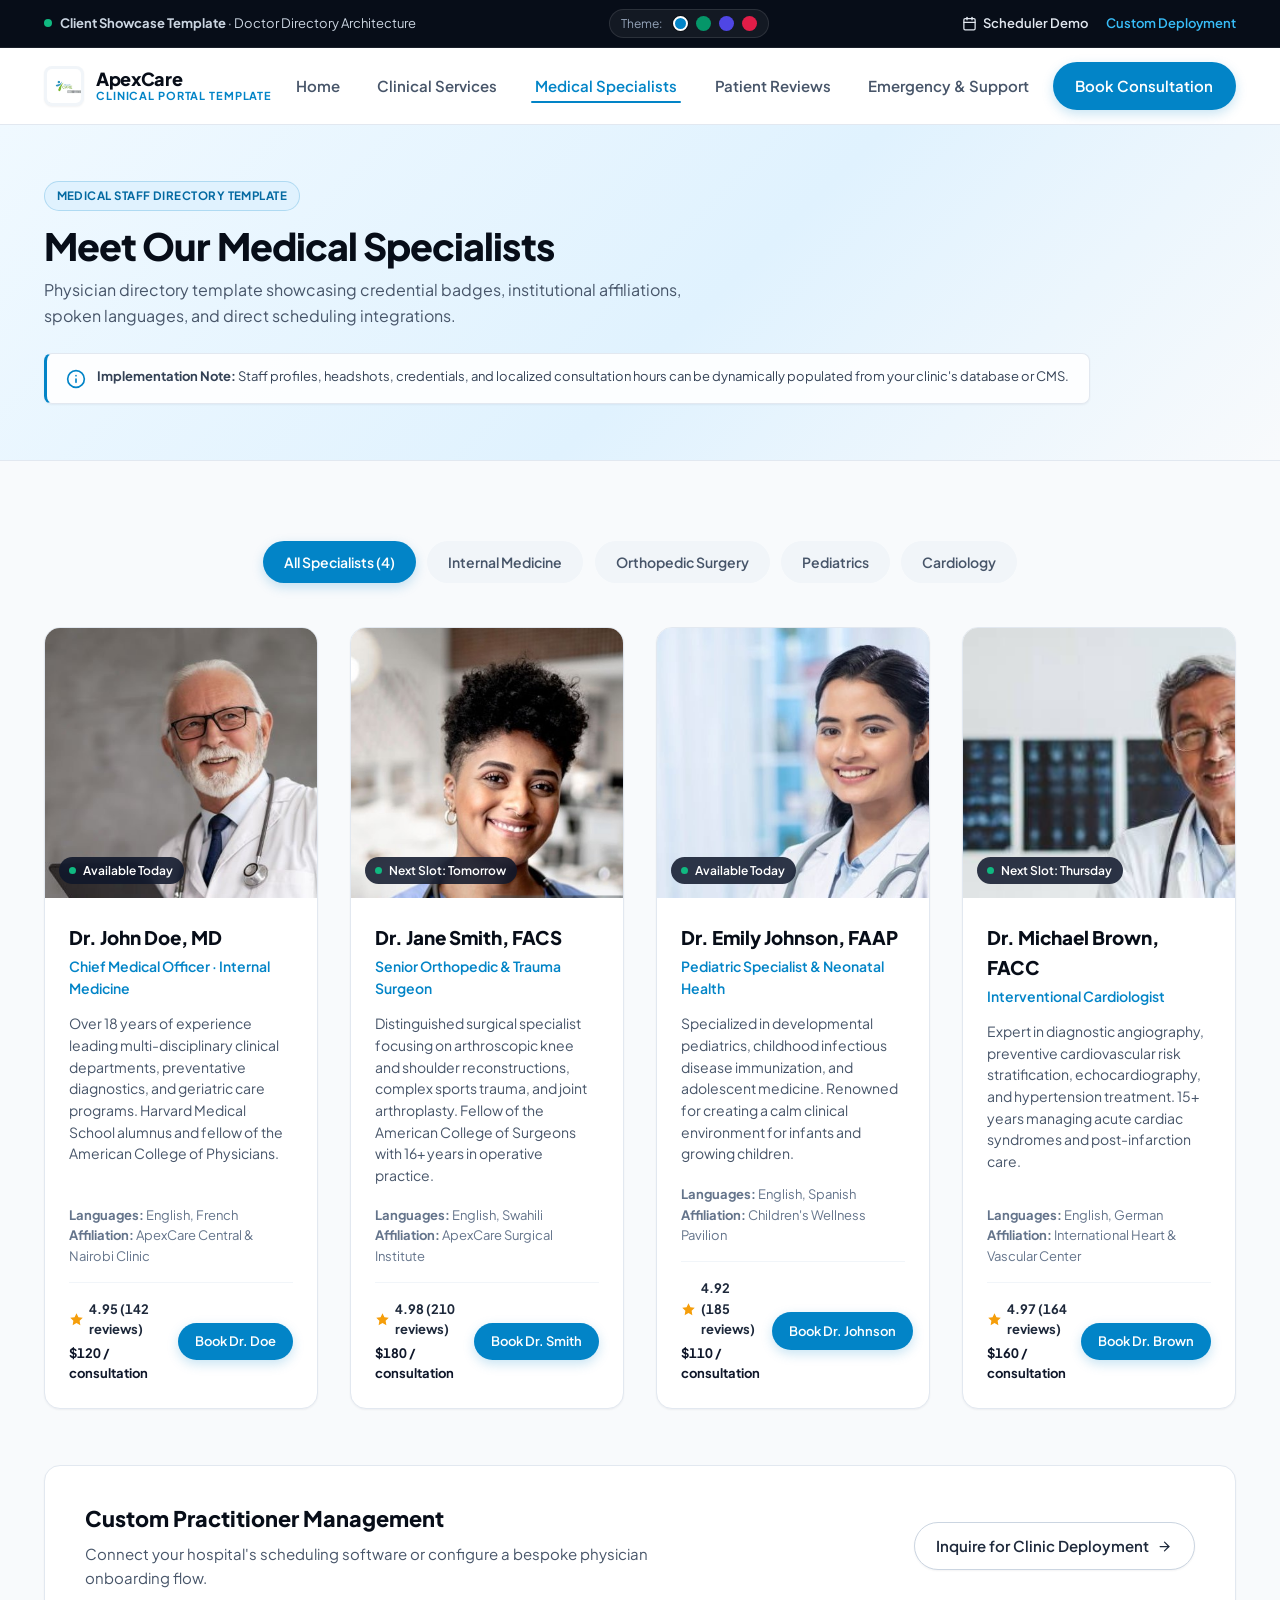
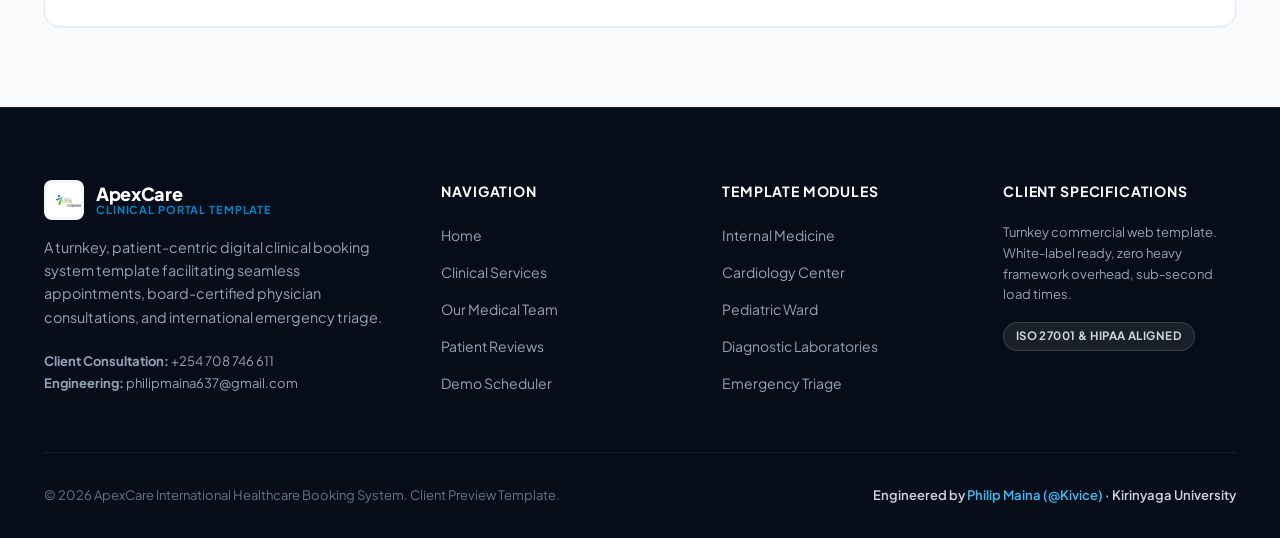
<file: meet.html>
<!DOCTYPE html>
<html lang="en">
<head>
  <meta charset="UTF-8">
  <meta name="viewport" content="width=device-width, initial-scale=1.0">
  <title>Medical Team Directory Template | ApexCare International Healthcare</title>
  <meta name="description" content="Medical practitioners and specialists directory template. Board-certified physicians, credentials, and one-click consultation scheduling.">
  <link rel="preconnect" href="https://fonts.googleapis.com">
  <link rel="preconnect" href="https://fonts.gstatic.com" crossorigin>
  <link href="https://fonts.googleapis.com/css2?family=Plus+Jakarta+Sans:wght@400;500;600;700;800&family=JetBrains+Mono:wght@500;700&display=swap" rel="stylesheet">
  <link rel="stylesheet" href="styles.css">
  <link rel="icon" type="image/png" href="Healthcare%20Logo.png">
</head>
<body>

  <!-- Client Preview Utility Bar -->
  <div class="client-demo-bar">
    <div class="container client-demo-content">
      <div class="client-demo-badge">
        <span class="pulse-dot" aria-hidden="true"></span>
        <span><strong>Client Showcase Template</strong> · Doctor Directory Architecture</span>
      </div>

      <div class="client-theme-switcher" role="group" aria-label="Theme color switcher">
        <span class="theme-label">Theme:</span>
        <button type="button" class="theme-swatch active" data-theme="blue" title="Clinical Sky (Default)" aria-label="Clinical Sky theme"></button>
        <button type="button" class="theme-swatch" data-theme="emerald" title="Medical Emerald" aria-label="Medical Emerald theme"></button>
        <button type="button" class="theme-swatch" data-theme="indigo" title="Healthtech Indigo" aria-label="Healthtech Indigo theme"></button>
        <button type="button" class="theme-swatch" data-theme="rose" title="Care Crimson" aria-label="Care Crimson theme"></button>
      </div>

      <div class="client-demo-actions">
        <a href="appointment.html" class="client-inquire-pill">
          <svg class="icon icon-sm" viewBox="0 0 24 24" fill="none" stroke="currentColor" stroke-width="2" stroke-linecap="round" stroke-linejoin="round" aria-hidden="true"><rect x="3" y="4" width="18" height="18" rx="2"></rect><path d="M16 2v4"></path><path d="M8 2v4"></path><path d="M3 10h18"></path></svg>
          Scheduler Demo
        </a>
        <a href="contact.html" class="client-inquire-pill client-inquire-pill--accent">Custom Deployment</a>
      </div>
    </div>
  </div>

  <!-- Header & Navigation -->
  <header class="site-header">
    <div class="container nav-container">
      <a href="index.html" class="brand">
        <img src="Healthcare%20Logo.png" alt="ApexCare Logo" class="brand-logo">
        <div class="brand-text">
          <span class="brand-name">ApexCare</span>
          <span class="brand-sub">Clinical Portal Template</span>
        </div>
      </a>

      <nav aria-label="Primary navigation">
        <ul class="nav-links">
          <li><a href="index.html" class="nav-link">Home</a></li>
          <li><a href="services.html" class="nav-link">Clinical Services</a></li>
          <li><a href="meet.html" class="nav-link active">Medical Specialists</a></li>
          <li><a href="testimonials.html" class="nav-link">Patient Reviews</a></li>
          <li><a href="contact.html" class="nav-link">Emergency &amp; Support</a></li>
          <li class="nav-mobile-cta"><a href="appointment.html" class="btn btn-primary">Book Consultation</a></li>
        </ul>
      </nav>

      <div class="nav-actions">
        <a href="appointment.html" class="btn btn-primary">Book Consultation</a>
        <button type="button" class="mobile-toggle" aria-label="Toggle navigation menu" aria-expanded="false">
          <svg class="icon icon-md" viewBox="0 0 24 24" fill="none" stroke="currentColor" stroke-width="2" stroke-linecap="round" stroke-linejoin="round" aria-hidden="true"><path d="M4 6h16"></path><path d="M4 12h16"></path><path d="M4 18h16"></path></svg>
        </button>
      </div>
    </div>
  </header>

  <main>
    <!-- Page Header -->
    <section class="page-header">
      <div class="container">
        <div class="badge badge-primary mb-sm">Medical Staff Directory Template</div>
        <h1 class="page-header__title">Meet Our Medical Specialists</h1>
        <p class="page-header__desc">
          Physician directory template showcasing credential badges, institutional affiliations, spoken languages, and direct scheduling integrations.
        </p>

        <div class="template-note">
          <svg class="icon icon-md template-note__icon" viewBox="0 0 24 24" fill="none" stroke="currentColor" stroke-width="2" stroke-linecap="round" stroke-linejoin="round" aria-hidden="true"><circle cx="12" cy="12" r="10"></circle><path d="M12 16v-4"></path><path d="M12 8h.01"></path></svg>
          <span><strong>Implementation Note:</strong> Staff profiles, headshots, credentials, and localized consultation hours can be dynamically populated from your clinic's database or CMS.</span>
        </div>
      </div>
    </section>

    <!-- Doctors Directory -->
    <section class="section">
      <div class="container">

        <!-- Specialty Filter Tabs -->
        <div class="filter-tabs" role="group" aria-label="Filter specialists by specialty">
          <button type="button" class="filter-tab active doctor-tab" data-specialty="all">All Specialists (4)</button>
          <button type="button" class="filter-tab doctor-tab" data-specialty="internal">Internal Medicine</button>
          <button type="button" class="filter-tab doctor-tab" data-specialty="surgery">Orthopedic Surgery</button>
          <button type="button" class="filter-tab doctor-tab" data-specialty="pediatrics">Pediatrics</button>
          <button type="button" class="filter-tab doctor-tab" data-specialty="cardiology">Cardiology</button>
        </div>

        <div class="doctors-grid">

          <!-- Doctor 1 -->
          <article class="doctor-card" data-specialty="internal">
            <div class="doctor-photo-wrap">
              <img src="John%20Doe.jpg" alt="Dr. John Doe, MD" class="doctor-photo">
              <div class="doctor-status">
                <span class="status-indicator" aria-hidden="true"></span> Available Today
              </div>
            </div>
            <div class="doctor-body">
              <h3 class="doctor-name">Dr. John Doe, MD</h3>
              <div class="doctor-specialty">Chief Medical Officer · Internal Medicine</div>
              <p class="doctor-bio">
                Over 18 years of experience leading multi-disciplinary clinical departments, preventative diagnostics, and geriatric care programs. Harvard Medical School alumnus and fellow of the American College of Physicians.
              </p>
              <div class="doctor-meta-info">
                <strong>Languages:</strong> English, French<br>
                <strong>Affiliation:</strong> ApexCare Central &amp; Nairobi Clinic
              </div>
              <div class="doctor-footer">
                <div>
                  <div class="doctor-rating">
                    <svg class="icon icon-sm doctor-rating-star" viewBox="0 0 24 24" fill="currentColor" aria-hidden="true"><polygon points="12 2 15.09 8.26 22 9.27 17 14.14 18.18 21.02 12 17.77 5.82 21.02 7 14.14 2 9.27 8.91 8.26 12 2"></polygon></svg>
                    4.95 (142 reviews)
                  </div>
                  <div class="doctor-fee">$120 / consultation</div>
                </div>
                <a href="appointment.html" onclick="sessionStorage.setItem('apex_prefill_doctor', 'Dr. John Doe'); sessionStorage.setItem('apex_prefill_dept', 'general');" class="btn btn-primary btn-sm">Book Dr. Doe</a>
              </div>
            </div>
          </article>

          <!-- Doctor 2 -->
          <article class="doctor-card" data-specialty="surgery">
            <div class="doctor-photo-wrap">
              <img src="Jane%20Smith.jpg" alt="Dr. Jane Smith, FACS" class="doctor-photo">
              <div class="doctor-status">
                <span class="status-indicator" aria-hidden="true"></span> Next Slot: Tomorrow
              </div>
            </div>
            <div class="doctor-body">
              <h3 class="doctor-name">Dr. Jane Smith, FACS</h3>
              <div class="doctor-specialty">Senior Orthopedic &amp; Trauma Surgeon</div>
              <p class="doctor-bio">
                Distinguished surgical specialist focusing on arthroscopic knee and shoulder reconstructions, complex sports trauma, and joint arthroplasty. Fellow of the American College of Surgeons with 16+ years in operative practice.
              </p>
              <div class="doctor-meta-info">
                <strong>Languages:</strong> English, Swahili<br>
                <strong>Affiliation:</strong> ApexCare Surgical Institute
              </div>
              <div class="doctor-footer">
                <div>
                  <div class="doctor-rating">
                    <svg class="icon icon-sm doctor-rating-star" viewBox="0 0 24 24" fill="currentColor" aria-hidden="true"><polygon points="12 2 15.09 8.26 22 9.27 17 14.14 18.18 21.02 12 17.77 5.82 21.02 7 14.14 2 9.27 8.91 8.26 12 2"></polygon></svg>
                    4.98 (210 reviews)
                  </div>
                  <div class="doctor-fee">$180 / consultation</div>
                </div>
                <a href="appointment.html" onclick="sessionStorage.setItem('apex_prefill_doctor', 'Dr. Jane Smith'); sessionStorage.setItem('apex_prefill_dept', 'surgery');" class="btn btn-primary btn-sm">Book Dr. Smith</a>
              </div>
            </div>
          </article>

          <!-- Doctor 3 -->
          <article class="doctor-card" data-specialty="pediatrics">
            <div class="doctor-photo-wrap">
              <img src="Emily%20Johnson.jpg" alt="Dr. Emily Johnson, FAAP" class="doctor-photo">
              <div class="doctor-status">
                <span class="status-indicator" aria-hidden="true"></span> Available Today
              </div>
            </div>
            <div class="doctor-body">
              <h3 class="doctor-name">Dr. Emily Johnson, FAAP</h3>
              <div class="doctor-specialty">Pediatric Specialist &amp; Neonatal Health</div>
              <p class="doctor-bio">
                Specialized in developmental pediatrics, childhood infectious disease immunization, and adolescent medicine. Renowned for creating a calm clinical environment for infants and growing children.
              </p>
              <div class="doctor-meta-info">
                <strong>Languages:</strong> English, Spanish<br>
                <strong>Affiliation:</strong> Children's Wellness Pavilion
              </div>
              <div class="doctor-footer">
                <div>
                  <div class="doctor-rating">
                    <svg class="icon icon-sm doctor-rating-star" viewBox="0 0 24 24" fill="currentColor" aria-hidden="true"><polygon points="12 2 15.09 8.26 22 9.27 17 14.14 18.18 21.02 12 17.77 5.82 21.02 7 14.14 2 9.27 8.91 8.26 12 2"></polygon></svg>
                    4.92 (185 reviews)
                  </div>
                  <div class="doctor-fee">$110 / consultation</div>
                </div>
                <a href="appointment.html" onclick="sessionStorage.setItem('apex_prefill_doctor', 'Dr. Emily Johnson'); sessionStorage.setItem('apex_prefill_dept', 'pediatrics');" class="btn btn-primary btn-sm">Book Dr. Johnson</a>
              </div>
            </div>
          </article>

          <!-- Doctor 4 -->
          <article class="doctor-card" data-specialty="cardiology">
            <div class="doctor-photo-wrap">
              <img src="Michael%20Brown.jpg" alt="Dr. Michael Brown, FACC" class="doctor-photo">
              <div class="doctor-status">
                <span class="status-indicator" aria-hidden="true"></span> Next Slot: Thursday
              </div>
            </div>
            <div class="doctor-body">
              <h3 class="doctor-name">Dr. Michael Brown, FACC</h3>
              <div class="doctor-specialty">Interventional Cardiologist</div>
              <p class="doctor-bio">
                Expert in diagnostic angiography, preventive cardiovascular risk stratification, echocardiography, and hypertension treatment. 15+ years managing acute cardiac syndromes and post-infarction care.
              </p>
              <div class="doctor-meta-info">
                <strong>Languages:</strong> English, German<br>
                <strong>Affiliation:</strong> International Heart &amp; Vascular Center
              </div>
              <div class="doctor-footer">
                <div>
                  <div class="doctor-rating">
                    <svg class="icon icon-sm doctor-rating-star" viewBox="0 0 24 24" fill="currentColor" aria-hidden="true"><polygon points="12 2 15.09 8.26 22 9.27 17 14.14 18.18 21.02 12 17.77 5.82 21.02 7 14.14 2 9.27 8.91 8.26 12 2"></polygon></svg>
                    4.97 (164 reviews)
                  </div>
                  <div class="doctor-fee">$160 / consultation</div>
                </div>
                <a href="appointment.html" onclick="sessionStorage.setItem('apex_prefill_doctor', 'Dr. Michael Brown'); sessionStorage.setItem('apex_prefill_dept', 'cardiology');" class="btn btn-primary btn-sm">Book Dr. Brown</a>
              </div>
            </div>
          </article>

        </div>

        <!-- Credentialing Banner -->
        <div class="panel-banner panel-banner--white">
          <div>
            <h3 class="panel-banner__title">Custom Practitioner Management</h3>
            <p class="panel-banner__desc">Connect your hospital's scheduling software or configure a bespoke physician onboarding flow.</p>
          </div>
          <a href="contact.html" class="btn btn-secondary">
            Inquire for Clinic Deployment
            <svg class="icon icon-sm" viewBox="0 0 24 24" fill="none" stroke="currentColor" stroke-width="2" stroke-linecap="round" stroke-linejoin="round" aria-hidden="true"><path d="M5 12h14"></path><path d="m12 5 7 7-7 7"></path></svg>
          </a>
        </div>

      </div>
    </section>
  </main>

  <!-- Clinical Footer -->
  <footer class="site-footer">
    <div class="container">
      <div class="footer-grid">
        <div class="footer-brand">
          <div class="brand">
            <img src="Healthcare%20Logo.png" alt="ApexCare Logo" class="brand-logo">
            <div class="brand-text">
              <span class="brand-name">ApexCare</span>
              <span class="brand-sub">Clinical Portal Template</span>
            </div>
          </div>
          <p class="footer-desc">
            A turnkey, patient-centric digital clinical booking system template facilitating seamless appointments, board-certified physician consultations, and international emergency triage.
          </p>
          <div class="footer-contact">
            <strong>Client Consultation:</strong> +254 708 746 611<br>
            <strong>Engineering:</strong> philipmaina637@gmail.com
          </div>
        </div>

        <div>
          <div class="footer-col-title">Navigation</div>
          <ul class="footer-links">
            <li><a href="index.html" class="footer-link">Home</a></li>
            <li><a href="services.html" class="footer-link">Clinical Services</a></li>
            <li><a href="meet.html" class="footer-link">Our Medical Team</a></li>
            <li><a href="testimonials.html" class="footer-link">Patient Reviews</a></li>
            <li><a href="appointment.html" class="footer-link">Demo Scheduler</a></li>
          </ul>
        </div>

        <div>
          <div class="footer-col-title">Template Modules</div>
          <ul class="footer-links">
            <li><a href="services.html" class="footer-link">Internal Medicine</a></li>
            <li><a href="services.html" class="footer-link">Cardiology Center</a></li>
            <li><a href="services.html" class="footer-link">Pediatric Ward</a></li>
            <li><a href="services.html" class="footer-link">Diagnostic Laboratories</a></li>
            <li><a href="contact.html" class="footer-link">Emergency Triage</a></li>
          </ul>
        </div>

        <div>
          <div class="footer-col-title">Client Specifications</div>
          <p class="footer-spec-text">
            Turnkey commercial web template. White-label ready, zero heavy framework overhead, sub-second load times.
          </p>
          <div class="badge badge-neutral badge-compliance">
            ISO 27001 &amp; HIPAA Aligned
          </div>
        </div>
      </div>

      <div class="footer-bottom">
        <div>&copy; 2026 ApexCare International Healthcare Booking System. Client Preview Template.</div>
        <div class="footer-author">
          Engineered by <a href="https://kivice.github.io/" target="_blank" rel="noopener noreferrer">Philip Maina (@Kivice)</a> · Kirinyaga University
        </div>
      </div>
    </div>
  </footer>

  <script src="components.js"></script>
</body>
</html>
</file>
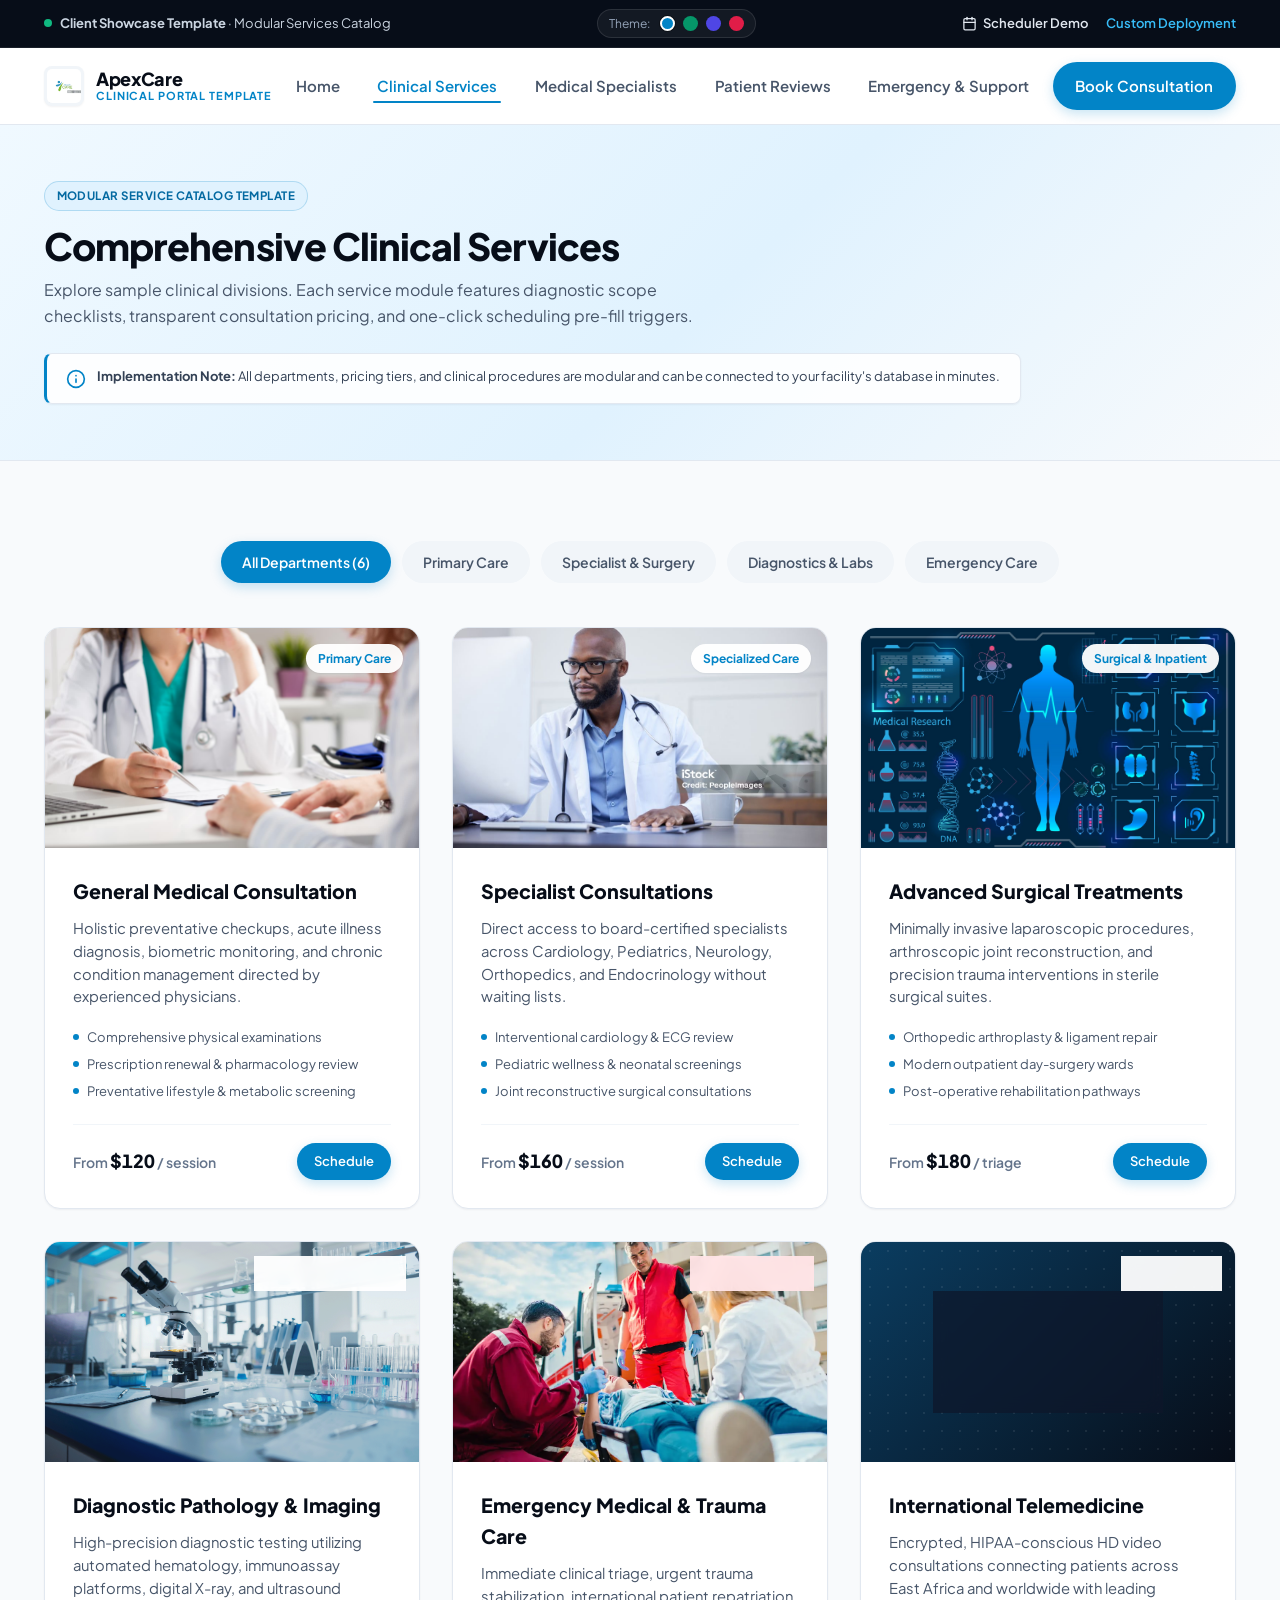
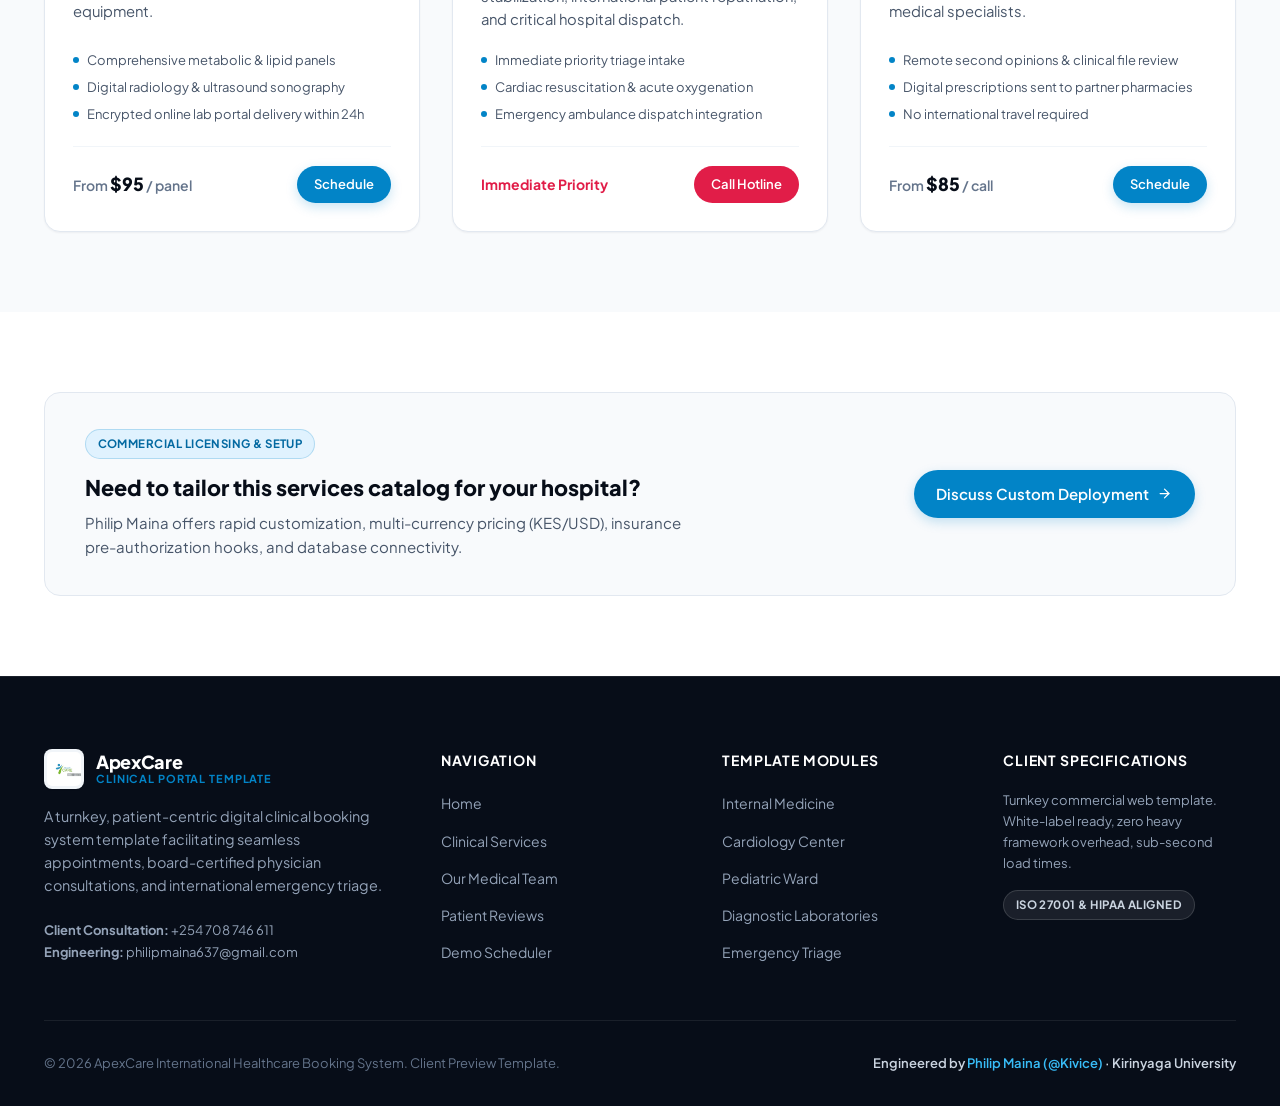
<file: services.html>
<!DOCTYPE html>
<html lang="en">
<head>
  <meta charset="UTF-8">
  <meta name="viewport" content="width=device-width, initial-scale=1.0">
  <title>Clinical Services Catalog Template | ApexCare International Healthcare</title>
  <meta name="description" content="Modular clinical services catalog template. Features department breakdowns, pricing tiers, and direct appointment pre-fill routing.">
  <link rel="preconnect" href="https://fonts.googleapis.com">
  <link rel="preconnect" href="https://fonts.gstatic.com" crossorigin>
  <link href="https://fonts.googleapis.com/css2?family=Plus+Jakarta+Sans:wght@400;500;600;700;800&family=JetBrains+Mono:wght@500;700&display=swap" rel="stylesheet">
  <link rel="stylesheet" href="styles.css">
  <link rel="icon" type="image/png" href="Healthcare%20Logo.png">
</head>
<body>

  <!-- Client Preview Utility Bar -->
  <div class="client-demo-bar">
    <div class="container client-demo-content">
      <div class="client-demo-badge">
        <span class="pulse-dot" aria-hidden="true"></span>
        <span><strong>Client Showcase Template</strong> · Modular Services Catalog</span>
      </div>

      <div class="client-theme-switcher" role="group" aria-label="Theme color switcher">
        <span class="theme-label">Theme:</span>
        <button type="button" class="theme-swatch active" data-theme="blue" title="Clinical Sky (Default)" aria-label="Clinical Sky theme"></button>
        <button type="button" class="theme-swatch" data-theme="emerald" title="Medical Emerald" aria-label="Medical Emerald theme"></button>
        <button type="button" class="theme-swatch" data-theme="indigo" title="Healthtech Indigo" aria-label="Healthtech Indigo theme"></button>
        <button type="button" class="theme-swatch" data-theme="rose" title="Care Crimson" aria-label="Care Crimson theme"></button>
      </div>

      <div class="client-demo-actions">
        <a href="appointment.html" class="client-inquire-pill">
          <svg class="icon icon-sm" viewBox="0 0 24 24" fill="none" stroke="currentColor" stroke-width="2" stroke-linecap="round" stroke-linejoin="round" aria-hidden="true"><rect x="3" y="4" width="18" height="18" rx="2"></rect><path d="M16 2v4"></path><path d="M8 2v4"></path><path d="M3 10h18"></path></svg>
          Scheduler Demo
        </a>
        <a href="contact.html" class="client-inquire-pill client-inquire-pill--accent">Custom Deployment</a>
      </div>
    </div>
  </div>

  <!-- Header & Navigation -->
  <header class="site-header">
    <div class="container nav-container">
      <a href="index.html" class="brand">
        <img src="Healthcare%20Logo.png" alt="ApexCare Logo" class="brand-logo">
        <div class="brand-text">
          <span class="brand-name">ApexCare</span>
          <span class="brand-sub">Clinical Portal Template</span>
        </div>
      </a>

      <nav aria-label="Primary navigation">
        <ul class="nav-links">
          <li><a href="index.html" class="nav-link">Home</a></li>
          <li><a href="services.html" class="nav-link active">Clinical Services</a></li>
          <li><a href="meet.html" class="nav-link">Medical Specialists</a></li>
          <li><a href="testimonials.html" class="nav-link">Patient Reviews</a></li>
          <li><a href="contact.html" class="nav-link">Emergency &amp; Support</a></li>
          <li class="nav-mobile-cta"><a href="appointment.html" class="btn btn-primary">Book Consultation</a></li>
        </ul>
      </nav>

      <div class="nav-actions">
        <a href="appointment.html" class="btn btn-primary">Book Consultation</a>
        <button type="button" class="mobile-toggle" aria-label="Toggle navigation menu" aria-expanded="false">
          <svg class="icon icon-md" viewBox="0 0 24 24" fill="none" stroke="currentColor" stroke-width="2" stroke-linecap="round" stroke-linejoin="round" aria-hidden="true"><path d="M4 6h16"></path><path d="M4 12h16"></path><path d="M4 18h16"></path></svg>
        </button>
      </div>
    </div>
  </header>

  <main>
    <!-- Page Header -->
    <section class="page-header">
      <div class="container">
        <div class="badge badge-primary mb-sm">Modular Service Catalog Template</div>
        <h1 class="page-header__title">Comprehensive Clinical Services</h1>
        <p class="page-header__desc">
          Explore sample clinical divisions. Each service module features diagnostic scope checklists, transparent consultation pricing, and one-click scheduling pre-fill triggers.
        </p>

        <div class="template-note">
          <svg class="icon icon-md template-note__icon" viewBox="0 0 24 24" fill="none" stroke="currentColor" stroke-width="2" stroke-linecap="round" stroke-linejoin="round" aria-hidden="true"><circle cx="12" cy="12" r="10"></circle><path d="M12 16v-4"></path><path d="M12 8h.01"></path></svg>
          <span><strong>Implementation Note:</strong> All departments, pricing tiers, and clinical procedures are modular and can be connected to your facility's database in minutes.</span>
        </div>
      </div>
    </section>

    <!-- Services Catalog Section -->
    <section class="section">
      <div class="container">

        <!-- Category Filters -->
        <div class="filter-tabs" role="group" aria-label="Filter clinical departments">
          <button type="button" class="filter-tab active service-tab" data-filter="all">All Departments (6)</button>
          <button type="button" class="filter-tab service-tab" data-filter="primary">Primary Care</button>
          <button type="button" class="filter-tab service-tab" data-filter="specialist">Specialist &amp; Surgery</button>
          <button type="button" class="filter-tab service-tab" data-filter="diagnostic">Diagnostics &amp; Labs</button>
          <button type="button" class="filter-tab service-tab" data-filter="emergency">Emergency Care</button>
        </div>

        <div class="services-grid">

          <!-- Service 1 -->
          <article class="service-card" data-category="primary">
            <div class="service-image-wrap">
              <img src="General-Consultation.jpg" alt="General Medical Consultation" class="service-image">
              <span class="service-tag">Primary Care</span>
            </div>
            <div class="service-body">
              <h3 class="service-title">General Medical Consultation</h3>
              <p class="service-desc">
                Holistic preventative checkups, acute illness diagnosis, biometric monitoring, and chronic condition management directed by experienced physicians.
              </p>
              <ul class="service-checklist">
                <li>Comprehensive physical examinations</li>
                <li>Prescription renewal &amp; pharmacology review</li>
                <li>Preventative lifestyle &amp; metabolic screening</li>
              </ul>
              <div class="service-meta">
                <div class="service-price">From <strong>$120</strong> / session</div>
                <a href="appointment.html" onclick="sessionStorage.setItem('apex_prefill_dept', 'general');" class="btn btn-primary btn-sm">Schedule</a>
              </div>
            </div>
          </article>

          <!-- Service 2 -->
          <article class="service-card" data-category="specialist">
            <div class="service-image-wrap">
              <img src="Specialist%20Appontments.jpg" alt="Specialist Consultations" class="service-image">
              <span class="service-tag">Specialized Care</span>
            </div>
            <div class="service-body">
              <h3 class="service-title">Specialist Consultations</h3>
              <p class="service-desc">
                Direct access to board-certified specialists across Cardiology, Pediatrics, Neurology, Orthopedics, and Endocrinology without waiting lists.
              </p>
              <ul class="service-checklist">
                <li>Interventional cardiology &amp; ECG review</li>
                <li>Pediatric wellness &amp; neonatal screenings</li>
                <li>Joint reconstructive surgical consultations</li>
              </ul>
              <div class="service-meta">
                <div class="service-price">From <strong>$160</strong> / session</div>
                <a href="appointment.html" onclick="sessionStorage.setItem('apex_prefill_dept', 'cardiology');" class="btn btn-primary btn-sm">Schedule</a>
              </div>
            </div>
          </article>

          <!-- Service 3 -->
          <article class="service-card" data-category="specialist">
            <div class="service-image-wrap">
              <img src="Advanced-Healthcare%20treatment.jpg" alt="Advanced Surgical Treatments" class="service-image">
              <span class="service-tag">Surgical &amp; Inpatient</span>
            </div>
            <div class="service-body">
              <h3 class="service-title">Advanced Surgical Treatments</h3>
              <p class="service-desc">
                Minimally invasive laparoscopic procedures, arthroscopic joint reconstruction, and precision trauma interventions in sterile surgical suites.
              </p>
              <ul class="service-checklist">
                <li>Orthopedic arthroplasty &amp; ligament repair</li>
                <li>Modern outpatient day-surgery wards</li>
                <li>Post-operative rehabilitation pathways</li>
              </ul>
              <div class="service-meta">
                <div class="service-price">From <strong>$180</strong> / triage</div>
                <a href="appointment.html" onclick="sessionStorage.setItem('apex_prefill_dept', 'surgery');" class="btn btn-primary btn-sm">Schedule</a>
              </div>
            </div>
          </article>

          <!-- Service 4 -->
          <article class="service-card" data-category="diagnostic">
            <div class="service-image-wrap">
              <img src="diagnostic_lab.png" alt="Diagnostic Pathology and Imaging" class="service-image">
              <span class="service-tag">Pathology &amp; Imaging</span>
            </div>
            <div class="service-body">
              <h3 class="service-title">Diagnostic Pathology &amp; Imaging</h3>
              <p class="service-desc">
                High-precision diagnostic testing utilizing automated hematology, immunoassay platforms, digital X-ray, and ultrasound equipment.
              </p>
              <ul class="service-checklist">
                <li>Comprehensive metabolic &amp; lipid panels</li>
                <li>Digital radiology &amp; ultrasound sonography</li>
                <li>Encrypted online lab portal delivery within 24h</li>
              </ul>
              <div class="service-meta">
                <div class="service-price">From <strong>$95</strong> / panel</div>
                <a href="appointment.html" onclick="sessionStorage.setItem('apex_prefill_dept', 'diagnostics');" class="btn btn-primary btn-sm">Schedule</a>
              </div>
            </div>
          </article>

          <!-- Service 5 -->
          <article class="service-card" data-category="emergency">
            <div class="service-image-wrap">
              <img src="Emergency-Medical-Care.webp" alt="Emergency Medical and Trauma Care" class="service-image">
              <span class="service-tag service-tag--urgent">24/7 Acute Care</span>
            </div>
            <div class="service-body">
              <h3 class="service-title">Emergency Medical &amp; Trauma Care</h3>
              <p class="service-desc">
                Immediate clinical triage, urgent trauma stabilization, international patient repatriation, and critical hospital dispatch.
              </p>
              <ul class="service-checklist">
                <li>Immediate priority triage intake</li>
                <li>Cardiac resuscitation &amp; acute oxygenation</li>
                <li>Emergency ambulance dispatch integration</li>
              </ul>
              <div class="service-meta">
                <div class="service-price service-price--urgent">Immediate Priority</div>
                <a href="contact.html" class="btn btn-emergency btn-sm">Call Hotline</a>
              </div>
            </div>
          </article>

          <!-- Service 6 -->
          <article class="service-card" data-category="primary">
            <div class="service-image-wrap service-visual-telehealth">
              <div class="telehealth-preview-frame">
                <div class="telehealth-preview-icon">
                  <svg class="icon icon-lg" viewBox="0 0 24 24" fill="none" stroke="currentColor" stroke-width="1.8" stroke-linecap="round" stroke-linejoin="round" aria-hidden="true"><polygon points="23 7 16 12 23 17 23 7"></polygon><rect x="1" y="5" width="15" height="14" rx="2" ry="2"></rect></svg>
                </div>
                <div class="telehealth-preview-status">
                  <span class="telehealth-preview-dot" aria-hidden="true"></span>
                  E2EE TELEHEALTH READY
                </div>
              </div>
              <span class="service-tag">Virtual Clinic</span>
            </div>
            <div class="service-body">
              <h3 class="service-title">International Telemedicine</h3>
              <p class="service-desc">
                Encrypted, HIPAA-conscious HD video consultations connecting patients across East Africa and worldwide with leading medical specialists.
              </p>
              <ul class="service-checklist">
                <li>Remote second opinions &amp; clinical file review</li>
                <li>Digital prescriptions sent to partner pharmacies</li>
                <li>No international travel required</li>
              </ul>
              <div class="service-meta">
                <div class="service-price">From <strong>$85</strong> / call</div>
                <a href="appointment.html" onclick="sessionStorage.setItem('apex_prefill_dept', 'general'); sessionStorage.setItem('apex_prefill_mode', 'Telemedicine');" class="btn btn-primary btn-sm">Schedule</a>
              </div>
            </div>
          </article>

        </div>
      </div>
    </section>

    <!-- Customization Callout -->
    <section class="section section-alt">
      <div class="container">
        <div class="panel-banner">
          <div>
            <div class="badge badge-primary mb-sm">Commercial Licensing &amp; Setup</div>
            <h3 class="panel-banner__title">Need to tailor this services catalog for your hospital?</h3>
            <p class="panel-banner__desc">Philip Maina offers rapid customization, multi-currency pricing (KES/USD), insurance pre-authorization hooks, and database connectivity.</p>
          </div>
          <a href="https://wa.me/254708746611?text=Hi%20Philip,%20I%20would%20like%20to%20discuss%20customizing%20the%20clinical%20services%20template%20for%20my%20practice." target="_blank" rel="noopener noreferrer" class="btn btn-primary">
            Discuss Custom Deployment
            <svg class="icon icon-sm" viewBox="0 0 24 24" fill="none" stroke="currentColor" stroke-width="2" stroke-linecap="round" stroke-linejoin="round" aria-hidden="true"><path d="M5 12h14"></path><path d="m12 5 7 7-7 7"></path></svg>
          </a>
        </div>
      </div>
    </section>
  </main>

  <!-- Clinical Footer -->
  <footer class="site-footer">
    <div class="container">
      <div class="footer-grid">
        <div class="footer-brand">
          <div class="brand">
            <img src="Healthcare%20Logo.png" alt="ApexCare Logo" class="brand-logo">
            <div class="brand-text">
              <span class="brand-name">ApexCare</span>
              <span class="brand-sub">Clinical Portal Template</span>
            </div>
          </div>
          <p class="footer-desc">
            A turnkey, patient-centric digital clinical booking system template facilitating seamless appointments, board-certified physician consultations, and international emergency triage.
          </p>
          <div class="footer-contact">
            <strong>Client Consultation:</strong> +254 708 746 611<br>
            <strong>Engineering:</strong> philipmaina637@gmail.com
          </div>
        </div>

        <div>
          <div class="footer-col-title">Navigation</div>
          <ul class="footer-links">
            <li><a href="index.html" class="footer-link">Home</a></li>
            <li><a href="services.html" class="footer-link">Clinical Services</a></li>
            <li><a href="meet.html" class="footer-link">Our Medical Team</a></li>
            <li><a href="testimonials.html" class="footer-link">Patient Reviews</a></li>
            <li><a href="appointment.html" class="footer-link">Demo Scheduler</a></li>
          </ul>
        </div>

        <div>
          <div class="footer-col-title">Template Modules</div>
          <ul class="footer-links">
            <li><a href="services.html" class="footer-link">Internal Medicine</a></li>
            <li><a href="services.html" class="footer-link">Cardiology Center</a></li>
            <li><a href="services.html" class="footer-link">Pediatric Ward</a></li>
            <li><a href="services.html" class="footer-link">Diagnostic Laboratories</a></li>
            <li><a href="contact.html" class="footer-link">Emergency Triage</a></li>
          </ul>
        </div>

        <div>
          <div class="footer-col-title">Client Specifications</div>
          <p class="footer-spec-text">
            Turnkey commercial web template. White-label ready, zero heavy framework overhead, sub-second load times.
          </p>
          <div class="badge badge-neutral badge-compliance">
            ISO 27001 &amp; HIPAA Aligned
          </div>
        </div>
      </div>

      <div class="footer-bottom">
        <div>&copy; 2026 ApexCare International Healthcare Booking System. Client Preview Template.</div>
        <div class="footer-author">
          Engineered by <a href="https://kivice.github.io/" target="_blank" rel="noopener noreferrer">Philip Maina (@Kivice)</a> · Kirinyaga University
        </div>
      </div>
    </div>
  </footer>

  <script src="components.js"></script>
</body>
</html>
</file>
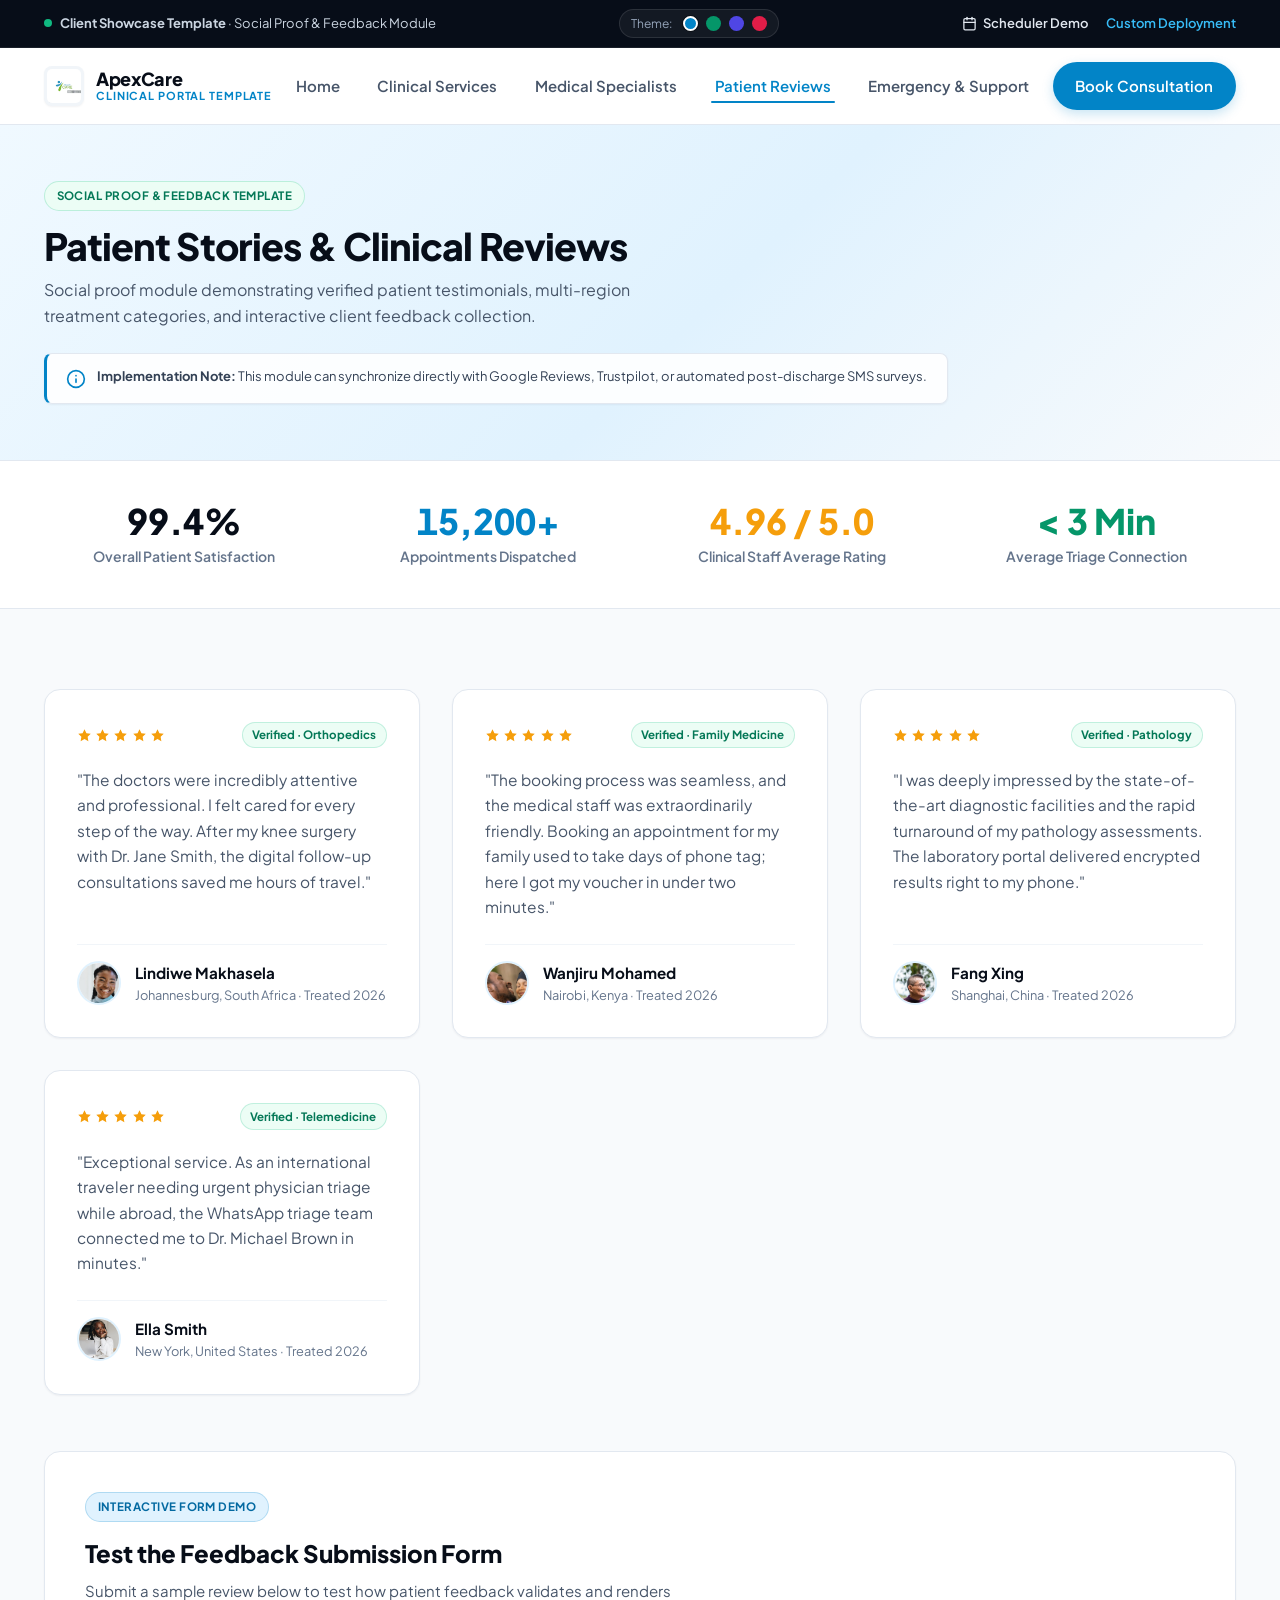
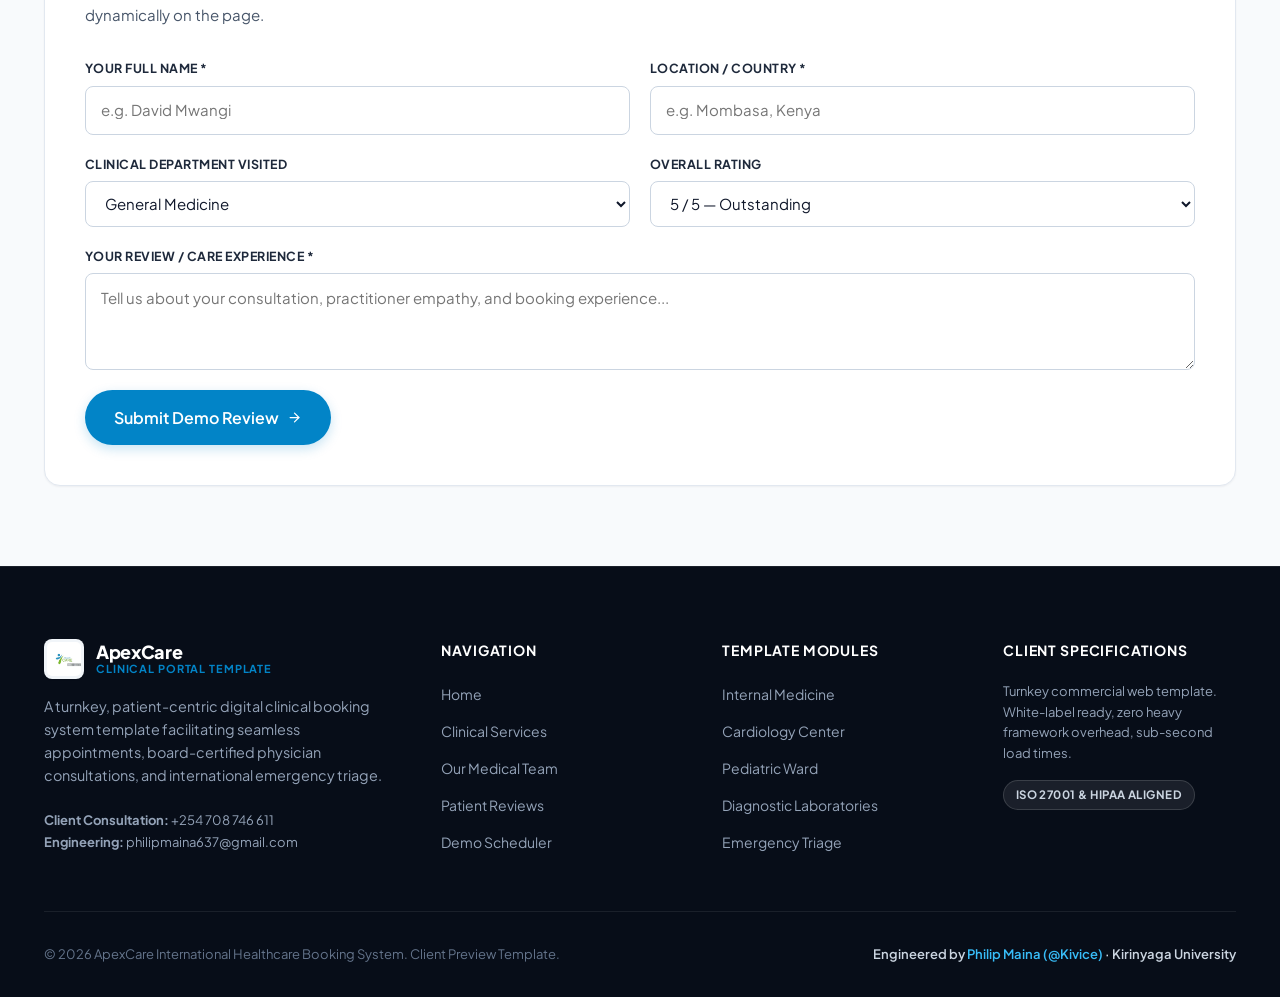
<file: testimonials.html>
<!DOCTYPE html>
<html lang="en">
<head>
  <meta charset="UTF-8">
  <meta name="viewport" content="width=device-width, initial-scale=1.0">
  <title>Patient Testimonials Template | ApexCare International Healthcare</title>
  <meta name="description" content="Verified patient reviews and clinical feedback template. Demonstrates star ratings, patient demographics, and interactive submission capabilities.">
  <link rel="preconnect" href="https://fonts.googleapis.com">
  <link rel="preconnect" href="https://fonts.gstatic.com" crossorigin>
  <link href="https://fonts.googleapis.com/css2?family=Plus+Jakarta+Sans:wght@400;500;600;700;800&family=JetBrains+Mono:wght@500;700&display=swap" rel="stylesheet">
  <link rel="stylesheet" href="styles.css">
  <link rel="icon" type="image/png" href="Healthcare%20Logo.png">
</head>
<body>

  <!-- Client Preview Utility Bar -->
  <div class="client-demo-bar">
    <div class="container client-demo-content">
      <div class="client-demo-badge">
        <span class="pulse-dot" aria-hidden="true"></span>
        <span><strong>Client Showcase Template</strong> · Social Proof &amp; Feedback Module</span>
      </div>

      <div class="client-theme-switcher" role="group" aria-label="Theme color switcher">
        <span class="theme-label">Theme:</span>
        <button type="button" class="theme-swatch active" data-theme="blue" title="Clinical Sky (Default)" aria-label="Clinical Sky theme"></button>
        <button type="button" class="theme-swatch" data-theme="emerald" title="Medical Emerald" aria-label="Medical Emerald theme"></button>
        <button type="button" class="theme-swatch" data-theme="indigo" title="Healthtech Indigo" aria-label="Healthtech Indigo theme"></button>
        <button type="button" class="theme-swatch" data-theme="rose" title="Care Crimson" aria-label="Care Crimson theme"></button>
      </div>

      <div class="client-demo-actions">
        <a href="appointment.html" class="client-inquire-pill">
          <svg class="icon icon-sm" viewBox="0 0 24 24" fill="none" stroke="currentColor" stroke-width="2" stroke-linecap="round" stroke-linejoin="round" aria-hidden="true"><rect x="3" y="4" width="18" height="18" rx="2"></rect><path d="M16 2v4"></path><path d="M8 2v4"></path><path d="M3 10h18"></path></svg>
          Scheduler Demo
        </a>
        <a href="contact.html" class="client-inquire-pill client-inquire-pill--accent">Custom Deployment</a>
      </div>
    </div>
  </div>

  <!-- Header & Navigation -->
  <header class="site-header">
    <div class="container nav-container">
      <a href="index.html" class="brand">
        <img src="Healthcare%20Logo.png" alt="ApexCare Logo" class="brand-logo">
        <div class="brand-text">
          <span class="brand-name">ApexCare</span>
          <span class="brand-sub">Clinical Portal Template</span>
        </div>
      </a>

      <nav aria-label="Primary navigation">
        <ul class="nav-links">
          <li><a href="index.html" class="nav-link">Home</a></li>
          <li><a href="services.html" class="nav-link">Clinical Services</a></li>
          <li><a href="meet.html" class="nav-link">Medical Specialists</a></li>
          <li><a href="testimonials.html" class="nav-link active">Patient Reviews</a></li>
          <li><a href="contact.html" class="nav-link">Emergency &amp; Support</a></li>
          <li class="nav-mobile-cta"><a href="appointment.html" class="btn btn-primary">Book Consultation</a></li>
        </ul>
      </nav>

      <div class="nav-actions">
        <a href="appointment.html" class="btn btn-primary">Book Consultation</a>
        <button type="button" class="mobile-toggle" aria-label="Toggle navigation menu" aria-expanded="false">
          <svg class="icon icon-md" viewBox="0 0 24 24" fill="none" stroke="currentColor" stroke-width="2" stroke-linecap="round" stroke-linejoin="round" aria-hidden="true"><path d="M4 6h16"></path><path d="M4 12h16"></path><path d="M4 18h16"></path></svg>
        </button>
      </div>
    </div>
  </header>

  <main>
    <!-- Page Header -->
    <section class="page-header">
      <div class="container">
        <div class="badge badge-success mb-sm">Social Proof &amp; Feedback Template</div>
        <h1 class="page-header__title">Patient Stories &amp; Clinical Reviews</h1>
        <p class="page-header__desc">
          Social proof module demonstrating verified patient testimonials, multi-region treatment categories, and interactive client feedback collection.
        </p>

        <div class="template-note">
          <svg class="icon icon-md template-note__icon" viewBox="0 0 24 24" fill="none" stroke="currentColor" stroke-width="2" stroke-linecap="round" stroke-linejoin="round" aria-hidden="true"><circle cx="12" cy="12" r="10"></circle><path d="M12 16v-4"></path><path d="M12 8h.01"></path></svg>
          <span><strong>Implementation Note:</strong> This module can synchronize directly with Google Reviews, Trustpilot, or automated post-discharge SMS surveys.</span>
        </div>
      </div>
    </section>

    <!-- Satisfaction Metrics Banner -->
    <section class="stats-strip" aria-label="Patient satisfaction metrics">
      <div class="container">
        <div class="stats-grid">
          <div>
            <div class="stat-value stat-value--dark">99.4%</div>
            <div class="stat-label">Overall Patient Satisfaction</div>
          </div>
          <div>
            <div class="stat-value stat-value--primary">15,200+</div>
            <div class="stat-label">Appointments Dispatched</div>
          </div>
          <div>
            <div class="stat-value stat-value--amber">4.96 / 5.0</div>
            <div class="stat-label">Clinical Staff Average Rating</div>
          </div>
          <div>
            <div class="stat-value stat-value--emerald">&lt; 3 Min</div>
            <div class="stat-label">Average Triage Connection</div>
          </div>
        </div>
      </div>
    </section>

    <!-- Testimonials Grid -->
    <section class="section">
      <div class="container">
        <div class="testimonials-grid">

          <article class="testimonial-card">
            <div class="testimonial-top-row">
              <div class="testimonial-stars" aria-label="5 out of 5 stars">
                <svg class="icon star-icon" viewBox="0 0 24 24"><polygon points="12 2 15.09 8.26 22 9.27 17 14.14 18.18 21.02 12 17.77 5.82 21.02 7 14.14 2 9.27 8.91 8.26 12 2"></polygon></svg>
                <svg class="icon star-icon" viewBox="0 0 24 24"><polygon points="12 2 15.09 8.26 22 9.27 17 14.14 18.18 21.02 12 17.77 5.82 21.02 7 14.14 2 9.27 8.91 8.26 12 2"></polygon></svg>
                <svg class="icon star-icon" viewBox="0 0 24 24"><polygon points="12 2 15.09 8.26 22 9.27 17 14.14 18.18 21.02 12 17.77 5.82 21.02 7 14.14 2 9.27 8.91 8.26 12 2"></polygon></svg>
                <svg class="icon star-icon" viewBox="0 0 24 24"><polygon points="12 2 15.09 8.26 22 9.27 17 14.14 18.18 21.02 12 17.77 5.82 21.02 7 14.14 2 9.27 8.91 8.26 12 2"></polygon></svg>
                <svg class="icon star-icon" viewBox="0 0 24 24"><polygon points="12 2 15.09 8.26 22 9.27 17 14.14 18.18 21.02 12 17.77 5.82 21.02 7 14.14 2 9.27 8.91 8.26 12 2"></polygon></svg>
              </div>
              <span class="testimonial-dept-tag">Verified · Orthopedics</span>
            </div>
            <p class="testimonial-quote">
              "The doctors were incredibly attentive and professional. I felt cared for every step of the way. After my knee surgery with Dr. Jane Smith, the digital follow-up consultations saved me hours of travel."
            </p>
            <div class="testimonial-author">
              <img src="Lindiwe.jpg" alt="Lindiwe Makhasela" class="author-avatar">
              <div>
                <div class="author-name">Lindiwe Makhasela</div>
                <div class="author-location">Johannesburg, South Africa · Treated 2026</div>
              </div>
            </div>
          </article>

          <article class="testimonial-card">
            <div class="testimonial-top-row">
              <div class="testimonial-stars" aria-label="5 out of 5 stars">
                <svg class="icon star-icon" viewBox="0 0 24 24"><polygon points="12 2 15.09 8.26 22 9.27 17 14.14 18.18 21.02 12 17.77 5.82 21.02 7 14.14 2 9.27 8.91 8.26 12 2"></polygon></svg>
                <svg class="icon star-icon" viewBox="0 0 24 24"><polygon points="12 2 15.09 8.26 22 9.27 17 14.14 18.18 21.02 12 17.77 5.82 21.02 7 14.14 2 9.27 8.91 8.26 12 2"></polygon></svg>
                <svg class="icon star-icon" viewBox="0 0 24 24"><polygon points="12 2 15.09 8.26 22 9.27 17 14.14 18.18 21.02 12 17.77 5.82 21.02 7 14.14 2 9.27 8.91 8.26 12 2"></polygon></svg>
                <svg class="icon star-icon" viewBox="0 0 24 24"><polygon points="12 2 15.09 8.26 22 9.27 17 14.14 18.18 21.02 12 17.77 5.82 21.02 7 14.14 2 9.27 8.91 8.26 12 2"></polygon></svg>
                <svg class="icon star-icon" viewBox="0 0 24 24"><polygon points="12 2 15.09 8.26 22 9.27 17 14.14 18.18 21.02 12 17.77 5.82 21.02 7 14.14 2 9.27 8.91 8.26 12 2"></polygon></svg>
              </div>
              <span class="testimonial-dept-tag">Verified · Family Medicine</span>
            </div>
            <p class="testimonial-quote">
              "The booking process was seamless, and the medical staff was extraordinarily friendly. Booking an appointment for my family used to take days of phone tag; here I got my voucher in under two minutes."
            </p>
            <div class="testimonial-author">
              <img src="Wanjiru.jpg" alt="Wanjiru Mohamed" class="author-avatar">
              <div>
                <div class="author-name">Wanjiru Mohamed</div>
                <div class="author-location">Nairobi, Kenya · Treated 2026</div>
              </div>
            </div>
          </article>

          <article class="testimonial-card">
            <div class="testimonial-top-row">
              <div class="testimonial-stars" aria-label="5 out of 5 stars">
                <svg class="icon star-icon" viewBox="0 0 24 24"><polygon points="12 2 15.09 8.26 22 9.27 17 14.14 18.18 21.02 12 17.77 5.82 21.02 7 14.14 2 9.27 8.91 8.26 12 2"></polygon></svg>
                <svg class="icon star-icon" viewBox="0 0 24 24"><polygon points="12 2 15.09 8.26 22 9.27 17 14.14 18.18 21.02 12 17.77 5.82 21.02 7 14.14 2 9.27 8.91 8.26 12 2"></polygon></svg>
                <svg class="icon star-icon" viewBox="0 0 24 24"><polygon points="12 2 15.09 8.26 22 9.27 17 14.14 18.18 21.02 12 17.77 5.82 21.02 7 14.14 2 9.27 8.91 8.26 12 2"></polygon></svg>
                <svg class="icon star-icon" viewBox="0 0 24 24"><polygon points="12 2 15.09 8.26 22 9.27 17 14.14 18.18 21.02 12 17.77 5.82 21.02 7 14.14 2 9.27 8.91 8.26 12 2"></polygon></svg>
                <svg class="icon star-icon" viewBox="0 0 24 24"><polygon points="12 2 15.09 8.26 22 9.27 17 14.14 18.18 21.02 12 17.77 5.82 21.02 7 14.14 2 9.27 8.91 8.26 12 2"></polygon></svg>
              </div>
              <span class="testimonial-dept-tag">Verified · Pathology</span>
            </div>
            <p class="testimonial-quote">
              "I was deeply impressed by the state-of-the-art diagnostic facilities and the rapid turnaround of my pathology assessments. The laboratory portal delivered encrypted results right to my phone."
            </p>
            <div class="testimonial-author">
              <img src="Fang.jpg" alt="Fang Xing" class="author-avatar">
              <div>
                <div class="author-name">Fang Xing</div>
                <div class="author-location">Shanghai, China · Treated 2026</div>
              </div>
            </div>
          </article>

          <article class="testimonial-card">
            <div class="testimonial-top-row">
              <div class="testimonial-stars" aria-label="5 out of 5 stars">
                <svg class="icon star-icon" viewBox="0 0 24 24"><polygon points="12 2 15.09 8.26 22 9.27 17 14.14 18.18 21.02 12 17.77 5.82 21.02 7 14.14 2 9.27 8.91 8.26 12 2"></polygon></svg>
                <svg class="icon star-icon" viewBox="0 0 24 24"><polygon points="12 2 15.09 8.26 22 9.27 17 14.14 18.18 21.02 12 17.77 5.82 21.02 7 14.14 2 9.27 8.91 8.26 12 2"></polygon></svg>
                <svg class="icon star-icon" viewBox="0 0 24 24"><polygon points="12 2 15.09 8.26 22 9.27 17 14.14 18.18 21.02 12 17.77 5.82 21.02 7 14.14 2 9.27 8.91 8.26 12 2"></polygon></svg>
                <svg class="icon star-icon" viewBox="0 0 24 24"><polygon points="12 2 15.09 8.26 22 9.27 17 14.14 18.18 21.02 12 17.77 5.82 21.02 7 14.14 2 9.27 8.91 8.26 12 2"></polygon></svg>
                <svg class="icon star-icon" viewBox="0 0 24 24"><polygon points="12 2 15.09 8.26 22 9.27 17 14.14 18.18 21.02 12 17.77 5.82 21.02 7 14.14 2 9.27 8.91 8.26 12 2"></polygon></svg>
              </div>
              <span class="testimonial-dept-tag">Verified · Telemedicine</span>
            </div>
            <p class="testimonial-quote">
              "Exceptional service. As an international traveler needing urgent physician triage while abroad, the WhatsApp triage team connected me to Dr. Michael Brown in minutes."
            </p>
            <div class="testimonial-author">
              <img src="Ella%20Smith.jpg" alt="Ella Smith" class="author-avatar">
              <div>
                <div class="author-name">Ella Smith</div>
                <div class="author-location">New York, United States · Treated 2026</div>
              </div>
            </div>
          </article>

        </div>

        <!-- Dynamic User Submitted Reviews Container -->
        <div id="customTestimonialsContainer" class="testimonials-grid testimonials-dynamic"></div>

        <!-- Add Review Box -->
        <div class="form-card">
          <div class="badge badge-primary mb-sm">Interactive Form Demo</div>
          <h2 class="form-card__title">Test the Feedback Submission Form</h2>
          <p class="form-card__desc">
            Submit a sample review below to test how patient feedback validates and renders dynamically on the page.
          </p>

          <form id="addTestimonialForm" class="form-grid-2">
            <div class="form-group">
              <label class="form-label" for="tName">Your Full Name *</label>
              <input type="text" id="tName" class="form-input" placeholder="e.g. David Mwangi" required>
            </div>

            <div class="form-group">
              <label class="form-label" for="tCountry">Location / Country *</label>
              <input type="text" id="tCountry" class="form-input" placeholder="e.g. Mombasa, Kenya" required>
            </div>

            <div class="form-group">
              <label class="form-label" for="tDept">Clinical Department Visited</label>
              <select id="tDept" class="form-select">
                <option value="General Medicine">General Medicine</option>
                <option value="Cardiology">Cardiology</option>
                <option value="Orthopedic Surgery">Orthopedic Surgery</option>
                <option value="Pediatrics">Pediatrics</option>
                <option value="Diagnostic Laboratory">Diagnostic Laboratory</option>
                <option value="Emergency Care">Emergency Care</option>
              </select>
            </div>

            <div class="form-group">
              <label class="form-label" for="tRating">Overall Rating</label>
              <select id="tRating" class="form-select">
                <option value="5">5 / 5 — Outstanding</option>
                <option value="4">4 / 5 — Very Good</option>
                <option value="3">3 / 5 — Satisfactory</option>
              </select>
            </div>

            <div class="form-group form-span-full">
              <label class="form-label" for="tMessage">Your Review / Care Experience *</label>
              <textarea id="tMessage" class="form-textarea" rows="3" placeholder="Tell us about your consultation, practitioner empathy, and booking experience..." required></textarea>
            </div>

            <div class="form-span-full">
              <button type="submit" class="btn btn-primary btn-lg">
                Submit Demo Review
                <svg class="icon icon-sm" viewBox="0 0 24 24" fill="none" stroke="currentColor" stroke-width="2" stroke-linecap="round" stroke-linejoin="round" aria-hidden="true"><path d="M5 12h14"></path><path d="m12 5 7 7-7 7"></path></svg>
              </button>
            </div>
          </form>
        </div>

      </div>
    </section>
  </main>

  <!-- Clinical Footer -->
  <footer class="site-footer">
    <div class="container">
      <div class="footer-grid">
        <div class="footer-brand">
          <div class="brand">
            <img src="Healthcare%20Logo.png" alt="ApexCare Logo" class="brand-logo">
            <div class="brand-text">
              <span class="brand-name">ApexCare</span>
              <span class="brand-sub">Clinical Portal Template</span>
            </div>
          </div>
          <p class="footer-desc">
            A turnkey, patient-centric digital clinical booking system template facilitating seamless appointments, board-certified physician consultations, and international emergency triage.
          </p>
          <div class="footer-contact">
            <strong>Client Consultation:</strong> +254 708 746 611<br>
            <strong>Engineering:</strong> philipmaina637@gmail.com
          </div>
        </div>

        <div>
          <div class="footer-col-title">Navigation</div>
          <ul class="footer-links">
            <li><a href="index.html" class="footer-link">Home</a></li>
            <li><a href="services.html" class="footer-link">Clinical Services</a></li>
            <li><a href="meet.html" class="footer-link">Our Medical Team</a></li>
            <li><a href="testimonials.html" class="footer-link">Patient Reviews</a></li>
            <li><a href="appointment.html" class="footer-link">Demo Scheduler</a></li>
          </ul>
        </div>

        <div>
          <div class="footer-col-title">Template Modules</div>
          <ul class="footer-links">
            <li><a href="services.html" class="footer-link">Internal Medicine</a></li>
            <li><a href="services.html" class="footer-link">Cardiology Center</a></li>
            <li><a href="services.html" class="footer-link">Pediatric Ward</a></li>
            <li><a href="services.html" class="footer-link">Diagnostic Laboratories</a></li>
            <li><a href="contact.html" class="footer-link">Emergency Triage</a></li>
          </ul>
        </div>

        <div>
          <div class="footer-col-title">Client Specifications</div>
          <p class="footer-spec-text">
            Turnkey commercial web template. White-label ready, zero heavy framework overhead, sub-second load times.
          </p>
          <div class="badge badge-neutral badge-compliance">
            ISO 27001 &amp; HIPAA Aligned
          </div>
        </div>
      </div>

      <div class="footer-bottom">
        <div>&copy; 2026 ApexCare International Healthcare Booking System. Client Preview Template.</div>
        <div class="footer-author">
          Engineered by <a href="https://kivice.github.io/" target="_blank" rel="noopener noreferrer">Philip Maina (@Kivice)</a> · Kirinyaga University
        </div>
      </div>
    </div>
  </footer>

  <script src="components.js"></script>
</body>
</html>
</file>
<file: styles.css>
/* ==========================================================================
   APEXCARE INTERNATIONAL HEALTHCARE BOOKING SYSTEM
   Clinical Design System & Client Showcase Template
   Engineered by Philip Maina (@Kivice)
   ========================================================================== */

:root {
  /* Default Theme Palette: Clinical Sky */
  --primary: #0284c7;
  --primary-hover: #0369a1;
  --primary-light: #e0f2fe;
  --primary-glow: rgba(2, 132, 199, 0.22);
  --primary-rgb: 2, 132, 199;
  --accent-bright: #38bdf8;
  --surface-tint-start: #f0f9ff;
  --surface-tint-end: #e0f2fe;

  --teal: #0d9488;
  --teal-light: #ccfbf1;

  --navy-950: #070d18;
  --navy-900: #0f172a;
  --navy-800: #1e293b;
  --navy-700: #334155;
  --slate-700: #334155;
  --slate-600: #475569;
  --slate-500: #64748b;
  --slate-400: #94a3b8;
  --slate-300: #cbd5e1;
  --slate-200: #e2e8f0;
  --slate-100: #f1f5f9;
  --slate-50: #f8fafc;
  --white: #ffffff;

  --emerald-600: #059669;
  --emerald-500: #10b981;
  --emerald-50: #ecfdf5;
  --rose-700: #be123c;
  --rose-600: #e11d48;
  --rose-500: #f43f5e;
  --rose-100: #ffe4e6;
  --rose-50: #fff1f2;
  --amber-500: #f59e0b;

  /* Typography */
  --font-sans: 'Plus Jakarta Sans', system-ui, -apple-system, BlinkMacSystemFont, 'Segoe UI', Roboto, sans-serif;
  --font-mono: 'JetBrains Mono', ui-monospace, monospace;

  /* Geometry & Elevation */
  --radius-xs: 6px;
  --radius-sm: 8px;
  --radius-md: 12px;
  --radius-lg: 16px;
  --radius-full: 9999px;

  --shadow-sm: 0 1px 2px rgba(15, 23, 42, 0.05);
  --shadow-md: 0 4px 12px -2px rgba(15, 23, 42, 0.07), 0 2px 4px -2px rgba(15, 23, 42, 0.04);
  --shadow-lg: 0 12px 24px -4px rgba(15, 23, 42, 0.09), 0 4px 8px -2px rgba(15, 23, 42, 0.04);
  --shadow-xl: 0 20px 32px -6px rgba(15, 23, 42, 0.12), 0 8px 14px -4px rgba(15, 23, 42, 0.04);

  --transition-fast: 0.15s ease;
  --transition-normal: 0.25s cubic-bezier(0.16, 1, 0.3, 1);
  --max-width: 1240px;
}

/* Multi-Theme Presets for White-Label Client Previews */
[data-client-theme="emerald"] {
  --primary: #059669;
  --primary-hover: #047857;
  --primary-light: #d1fae5;
  --primary-glow: rgba(5, 150, 105, 0.22);
  --primary-rgb: 5, 150, 105;
  --accent-bright: #34d399;
  --surface-tint-start: #ecfdf5;
  --surface-tint-end: #d1fae5;
}

[data-client-theme="indigo"] {
  --primary: #4f46e5;
  --primary-hover: #4338ca;
  --primary-light: #e0e7ff;
  --primary-glow: rgba(79, 70, 229, 0.22);
  --primary-rgb: 79, 70, 229;
  --accent-bright: #818cf8;
  --surface-tint-start: #eef2ff;
  --surface-tint-end: #e0e7ff;
}

[data-client-theme="rose"] {
  --primary: #e11d48;
  --primary-hover: #be123c;
  --primary-light: #ffe4e6;
  --primary-glow: rgba(225, 29, 72, 0.22);
  --primary-rgb: 225, 29, 72;
  --accent-bright: #fb7185;
  --surface-tint-start: #fff1f2;
  --surface-tint-end: #ffe4e6;
}

/* Base Reset */
*, *::before, *::after {
  box-sizing: border-box;
  margin: 0;
  padding: 0;
}

html {
  font-family: var(--font-sans);
  color: var(--navy-900);
  background-color: var(--slate-50);
  line-height: 1.6;
  scroll-behavior: smooth;
  -webkit-font-smoothing: antialiased;
}

body {
  min-height: 100vh;
  display: flex;
  flex-direction: column;
  background-color: var(--slate-50);
  color: var(--navy-900);
  overflow-x: hidden;
}

img {
  max-width: 100%;
  height: auto;
  display: block;
}

a {
  color: inherit;
  text-decoration: none;
}

button, input, select, textarea {
  font: inherit;
}

:focus-visible {
  outline: 2px solid var(--primary);
  outline-offset: 2px;
}

.container {
  width: 100%;
  max-width: var(--max-width);
  margin-left: auto;
  margin-right: auto;
  padding-left: 1.5rem;
  padding-right: 1.5rem;
}

/* Vector Icon Helpers */
.icon {
  width: 1em;
  height: 1em;
  display: inline-block;
  vertical-align: middle;
  flex-shrink: 0;
}

.icon-sm {
  width: 15px;
  height: 15px;
}

.icon-md {
  width: 20px;
  height: 20px;
}

.icon-lg {
  width: 24px;
  height: 24px;
}

/* Spacing & Layout Helpers */
.section-cta-center {
  text-align: center;
  margin-top: 2.5rem;
}

.section-compact-top {
  padding-top: 3.5rem;
}

.form-grid-2 {
  display: grid;
  grid-template-columns: 1fr 1fr;
  gap: 1.25rem;
}

.form-span-full {
  grid-column: 1 / -1;
}

.mb-sm { margin-bottom: 0.75rem; }
.mb-md { margin-bottom: 1.25rem; }
.mb-lg { margin-bottom: 1.75rem; }

/* ==========================================================================
   Client Preview Utility Bar
   ========================================================================== */
.client-demo-bar {
  background: var(--navy-950);
  color: var(--slate-300);
  font-size: 0.8125rem;
  padding: 0.55rem 0;
  border-bottom: 1px solid rgba(255, 255, 255, 0.08);
  position: relative;
  z-index: 102;
}

.client-demo-content {
  display: flex;
  justify-content: space-between;
  align-items: center;
  flex-wrap: wrap;
  gap: 0.75rem;
}

.client-demo-badge {
  display: inline-flex;
  align-items: center;
  gap: 0.5rem;
}

.client-demo-badge .pulse-dot {
  width: 8px;
  height: 8px;
  background: var(--emerald-500);
  border-radius: 50%;
  box-shadow: 0 0 0 0 rgba(16, 185, 129, 0.7);
  animation: pulse-ring 2s infinite;
}

@keyframes pulse-ring {
  0% { box-shadow: 0 0 0 0 rgba(16, 185, 129, 0.7); }
  70% { box-shadow: 0 0 0 8px rgba(16, 185, 129, 0); }
  100% { box-shadow: 0 0 0 0 rgba(16, 185, 129, 0); }
}

.client-theme-switcher {
  display: flex;
  align-items: center;
  gap: 0.5rem;
  background: rgba(255, 255, 255, 0.05);
  padding: 0.25rem 0.7rem;
  border-radius: var(--radius-full);
  border: 1px solid rgba(255, 255, 255, 0.1);
}

.theme-label {
  font-size: 0.75rem;
  color: var(--slate-400);
  margin-right: 0.15rem;
}

.theme-swatch {
  width: 15px;
  height: 15px;
  border-radius: 50%;
  border: 2px solid transparent;
  cursor: pointer;
  transition: transform var(--transition-fast), border-color var(--transition-fast);
}

.theme-swatch[data-theme="blue"] { background: #0284c7; }
.theme-swatch[data-theme="emerald"] { background: #059669; }
.theme-swatch[data-theme="indigo"] { background: #4f46e5; }
.theme-swatch[data-theme="rose"] { background: #e11d48; }

.theme-swatch:hover {
  transform: scale(1.18);
}

.theme-swatch.active {
  border-color: var(--white);
  box-shadow: 0 0 0 1px rgba(0, 0, 0, 0.4);
}

.client-demo-actions {
  display: flex;
  align-items: center;
  gap: 1.15rem;
}

.client-inquire-pill {
  color: var(--slate-200);
  font-weight: 600;
  display: inline-flex;
  align-items: center;
  gap: 0.35rem;
  transition: color var(--transition-fast);
}

.client-inquire-pill--accent {
  color: var(--accent-bright);
}

.client-inquire-pill:hover {
  color: var(--accent-bright);
  text-decoration: underline;
  text-underline-offset: 3px;
}

/* ==========================================================================
   Header & Navigation
   ========================================================================== */
.site-header {
  position: sticky;
  top: 0;
  z-index: 100;
  background: rgba(255, 255, 255, 0.94);
  backdrop-filter: blur(14px);
  -webkit-backdrop-filter: blur(14px);
  border-bottom: 1px solid var(--slate-200);
  transition: box-shadow var(--transition-normal);
}

.nav-container {
  display: flex;
  align-items: center;
  justify-content: space-between;
  height: 76px;
}

.brand {
  display: flex;
  align-items: center;
  gap: 0.75rem;
  font-weight: 700;
  color: var(--navy-900);
  letter-spacing: -0.02em;
}

.brand-logo {
  width: 40px;
  height: 40px;
  object-fit: contain;
  border-radius: var(--radius-sm);
  background: var(--slate-100);
  padding: 3px;
  box-shadow: var(--shadow-sm);
}

.brand-text {
  display: flex;
  flex-direction: column;
  line-height: 1.15;
}

.brand-name {
  font-size: 1.125rem;
  font-weight: 800;
  color: var(--navy-950);
}

.brand-sub {
  font-size: 0.6875rem;
  font-weight: 700;
  text-transform: uppercase;
  letter-spacing: 0.08em;
  color: var(--primary);
}

.nav-links {
  display: flex;
  align-items: center;
  gap: 1.85rem;
  list-style: none;
}

.nav-link {
  font-size: 0.9375rem;
  font-weight: 600;
  color: var(--slate-600);
  padding: 0.5rem 0.25rem;
  position: relative;
  transition: color var(--transition-fast);
}

.nav-link:hover {
  color: var(--primary);
}

.nav-link.active {
  color: var(--primary);
}

.nav-link.active::after {
  content: '';
  position: absolute;
  bottom: 0;
  left: 0;
  right: 0;
  height: 2px;
  background: var(--primary);
  border-radius: 2px;
}

.nav-mobile-cta {
  display: none;
}

.nav-actions {
  display: flex;
  align-items: center;
  gap: 0.75rem;
}

.mobile-toggle {
  display: none;
  align-items: center;
  justify-content: center;
  width: 40px;
  height: 40px;
  background: var(--white);
  border: 1px solid var(--slate-200);
  border-radius: var(--radius-sm);
  cursor: pointer;
  color: var(--navy-900);
  transition: background var(--transition-fast), border-color var(--transition-fast);
}

.mobile-toggle:hover {
  background: var(--slate-100);
  border-color: var(--slate-300);
}

/* ==========================================================================
   Buttons & Badges
   ========================================================================== */
.btn {
  display: inline-flex;
  align-items: center;
  justify-content: center;
  gap: 0.5rem;
  font-weight: 600;
  font-size: 0.9375rem;
  padding: 0.6875rem 1.35rem;
  border-radius: var(--radius-full);
  border: 1px solid transparent;
  cursor: pointer;
  transition: all var(--transition-fast);
  white-space: nowrap;
}

.btn-sm {
  padding: 0.45rem 1rem;
  font-size: 0.8125rem;
}

.btn-lg {
  padding: 0.85rem 1.75rem;
  font-size: 1rem;
}

.btn-block {
  width: 100%;
  padding: 0.9rem 1.5rem;
  font-size: 1rem;
}

.btn-primary {
  background: var(--primary);
  color: var(--white);
  box-shadow: 0 4px 12px var(--primary-glow);
}

.btn-primary:hover {
  background: var(--primary-hover);
  transform: translateY(-1px);
  box-shadow: 0 6px 16px var(--primary-glow);
}

.btn-secondary {
  background: var(--white);
  color: var(--navy-800);
  border-color: var(--slate-300);
  box-shadow: var(--shadow-sm);
}

.btn-secondary:hover {
  background: var(--slate-50);
  border-color: var(--slate-400);
  color: var(--navy-950);
}

.btn-outline {
  background: transparent;
  color: var(--primary);
  border-color: var(--primary);
}

.btn-outline:hover {
  background: var(--primary-light);
}

.btn-emergency {
  background: var(--rose-600);
  color: var(--white);
}

.btn-emergency:hover {
  background: var(--rose-700);
}

.btn-demo {
  background: var(--slate-50);
  border: 1px solid var(--slate-300);
  color: var(--primary);
  font-size: 0.8125rem;
  padding: 0.45rem 0.9rem;
  border-radius: var(--radius-sm);
  font-weight: 700;
}

.btn-demo:hover {
  background: var(--primary-light);
  border-color: var(--primary);
}

.badge {
  display: inline-flex;
  align-items: center;
  gap: 0.4rem;
  padding: 0.28rem 0.72rem;
  border-radius: var(--radius-full);
  font-size: 0.72rem;
  font-weight: 700;
  letter-spacing: 0.04em;
  text-transform: uppercase;
}

.badge-primary {
  background: var(--primary-light);
  color: var(--primary-hover);
  border: 1px solid rgba(var(--primary-rgb), 0.22);
}

.badge-success {
  background: var(--emerald-50);
  color: #047857;
  border: 1px solid rgba(16, 185, 129, 0.22);
}

.badge-neutral {
  background: var(--slate-100);
  color: var(--slate-600);
  border: 1px solid var(--slate-200);
}

.badge-urgent {
  background: var(--rose-100);
  color: var(--rose-700);
  border: 1px solid rgba(225, 29, 72, 0.2);
}

.badge-accent-dark {
  background: rgba(var(--primary-rgb), 0.18);
  color: var(--accent-bright);
  border: 1px solid rgba(var(--primary-rgb), 0.35);
}

.badge-compliance {
  background: rgba(255, 255, 255, 0.08);
  color: var(--slate-300);
  border-color: rgba(255, 255, 255, 0.14);
}

/* ==========================================================================
   Unified Page Headers (Subpages)
   ========================================================================== */
.page-header {
  background: linear-gradient(135deg, var(--surface-tint-start) 0%, var(--surface-tint-end) 55%, var(--slate-50) 100%);
  padding: 3.5rem 0;
  border-bottom: 1px solid var(--slate-200);
}

.page-header--triage {
  background: linear-gradient(135deg, var(--rose-50) 0%, var(--rose-100) 45%, var(--slate-50) 100%);
  border-bottom-color: #fecdd3;
}

.page-header__title {
  font-size: clamp(1.85rem, 3vw, 2.35rem);
  font-weight: 800;
  letter-spacing: -0.025em;
  color: var(--navy-950);
  margin-bottom: 0.6rem;
  line-height: 1.2;
}

.page-header--triage .page-header__title {
  color: #881337;
}

.page-header__desc {
  color: var(--slate-600);
  max-width: 660px;
  font-size: 1rem;
  line-height: 1.6;
}

.page-header--triage .page-header__desc {
  color: #9f1239;
}

.template-note {
  background: rgba(255, 255, 255, 0.9);
  border: 1px solid var(--slate-200);
  border-left: 3px solid var(--primary);
  padding: 0.85rem 1.2rem;
  border-radius: var(--radius-sm);
  margin-top: 1.5rem;
  display: inline-flex;
  align-items: flex-start;
  gap: 0.7rem;
  font-size: 0.8125rem;
  color: var(--slate-700);
  line-height: 1.5;
  box-shadow: var(--shadow-sm);
}

.template-note__icon {
  color: var(--primary);
  margin-top: 2px;
  flex-shrink: 0;
}

/* ==========================================================================
   Hero Section (Homepage)
   ========================================================================== */
.hero {
  position: relative;
  background: linear-gradient(135deg, var(--surface-tint-start) 0%, var(--surface-tint-end) 32%, var(--slate-50) 100%);
  padding: 4.5rem 0 3.75rem;
  overflow: hidden;
  border-bottom: 1px solid var(--slate-200);
}

.hero-grid {
  display: grid;
  grid-template-columns: 1.15fr 0.85fr;
  gap: 3rem;
  align-items: center;
}

.hero-content {
  max-width: 640px;
}

.hero-pill {
  margin-bottom: 1.25rem;
}

.hero-title {
  font-size: clamp(2.25rem, 4vw, 3.2rem);
  font-weight: 800;
  line-height: 1.14;
  letter-spacing: -0.03em;
  color: var(--navy-950);
  margin-bottom: 1.25rem;
}

.hero-title .highlight {
  color: var(--primary);
}

.hero-desc {
  font-size: 1.075rem;
  color: var(--slate-600);
  line-height: 1.65;
  margin-bottom: 2rem;
}

.hero-cta {
  display: flex;
  flex-wrap: wrap;
  gap: 1rem;
  margin-bottom: 2.5rem;
}

.hero-stats {
  display: grid;
  grid-template-columns: repeat(3, 1fr);
  gap: 1.5rem;
  padding-top: 2rem;
  border-top: 1px solid rgba(15, 23, 42, 0.08);
}

.hero-stat-value {
  font-size: 1.75rem;
  font-weight: 800;
  color: var(--navy-950);
  line-height: 1.1;
  margin-bottom: 0.35rem;
  font-variant-numeric: tabular-nums;
}

.hero-stat-label {
  font-size: 0.8125rem;
  color: var(--slate-500);
  font-weight: 500;
}

.hero-visual {
  position: relative;
}

.hero-card-preview {
  position: relative;
  background: var(--white);
  border-radius: var(--radius-lg);
  padding: 1rem;
  box-shadow: var(--shadow-xl);
  border: 1px solid var(--slate-200);
}

.hero-image {
  width: 100%;
  height: 380px;
  object-fit: cover;
  border-radius: var(--radius-md);
}

.hero-floating-card {
  position: absolute;
  background: rgba(255, 255, 255, 0.96);
  backdrop-filter: blur(8px);
  padding: 0.9rem 1.15rem;
  border-radius: var(--radius-md);
  box-shadow: var(--shadow-lg);
  border: 1px solid var(--slate-200);
  display: flex;
  align-items: center;
  gap: 0.85rem;
}

.floating-1 {
  bottom: -14px;
  left: -14px;
}

.floating-icon {
  width: 40px;
  height: 40px;
  border-radius: 50%;
  background: var(--emerald-50);
  color: var(--emerald-600);
  display: flex;
  align-items: center;
  justify-content: center;
  flex-shrink: 0;
}

.floating-title {
  font-weight: 700;
  font-size: 0.9rem;
  color: var(--navy-900);
}

.floating-sub {
  font-size: 0.775rem;
  color: var(--slate-500);
}

/* ==========================================================================
   Quick Booking Widget (Homepage)
   ========================================================================== */
.quick-booking-bar {
  margin-top: -30px;
  position: relative;
  z-index: 10;
  margin-bottom: 4rem;
}

.quick-booking-box {
  background: var(--white);
  border-radius: var(--radius-lg);
  padding: 1.75rem 2rem;
  box-shadow: var(--shadow-xl);
  border: 1px solid var(--slate-200);
}

.quick-booking-eyebrow {
  display: inline-flex;
  align-items: center;
  gap: 0.45rem;
  font-size: 0.78rem;
  font-weight: 700;
  color: var(--primary);
  text-transform: uppercase;
  letter-spacing: 0.06em;
  margin-bottom: 1rem;
}

.quick-booking-form {
  display: grid;
  grid-template-columns: repeat(4, 1fr) auto;
  gap: 1.25rem;
  align-items: end;
}

.quick-submit-btn {
  height: 46px;
  border-radius: var(--radius-sm);
}

.form-group {
  display: flex;
  flex-direction: column;
  gap: 0.4rem;
}

.form-label {
  font-size: 0.78rem;
  font-weight: 700;
  color: var(--navy-800);
  text-transform: uppercase;
  letter-spacing: 0.04em;
}

.form-input, .form-select, .form-textarea {
  width: 100%;
  padding: 0.72rem 0.95rem;
  border: 1px solid var(--slate-300);
  border-radius: var(--radius-sm);
  background: var(--white);
  color: var(--navy-900);
  font-size: 0.9375rem;
  transition: border-color var(--transition-fast), box-shadow var(--transition-fast);
}

.form-input:focus, .form-select:focus, .form-textarea:focus {
  outline: none;
  border-color: var(--primary);
  box-shadow: 0 0 0 3px var(--primary-glow);
}

/* ==========================================================================
   Client Customization Specs Showcase Section
   ========================================================================== */
.client-spec-section {
  background: #0b1324;
  color: var(--white);
  padding: 5rem 0;
  position: relative;
  overflow: hidden;
}

.section-header--dark {
  color: var(--white);
}

.section-header--dark .section-title {
  color: var(--white);
}

.section-header--dark .section-desc {
  color: var(--slate-400);
}

.client-spec-grid {
  display: grid;
  grid-template-columns: repeat(auto-fit, minmax(265px, 1fr));
  gap: 1.75rem;
}

.client-spec-card {
  background: rgba(255, 255, 255, 0.035);
  border: 1px solid rgba(255, 255, 255, 0.1);
  border-radius: var(--radius-md);
  padding: 2rem;
  transition: transform var(--transition-normal), border-color var(--transition-normal), background var(--transition-normal);
}

.client-spec-card:hover {
  transform: translateY(-4px);
  border-color: var(--primary);
  background: rgba(255, 255, 255, 0.065);
}

.client-spec-icon {
  width: 46px;
  height: 46px;
  border-radius: var(--radius-sm);
  background: rgba(var(--primary-rgb), 0.16);
  border: 1px solid rgba(var(--primary-rgb), 0.3);
  color: var(--accent-bright);
  display: flex;
  align-items: center;
  justify-content: center;
  margin-bottom: 1.25rem;
}

.client-spec-title {
  font-size: 1.15rem;
  font-weight: 800;
  color: var(--white);
  margin-bottom: 0.65rem;
}

.client-spec-desc {
  font-size: 0.875rem;
  color: var(--slate-400);
  line-height: 1.6;
}

/* ==========================================================================
   Section Headers & Common Blocks
   ========================================================================== */
.section {
  padding: 5rem 0;
}

.section-alt {
  background-color: var(--white);
}

.section-header {
  text-align: center;
  max-width: 680px;
  margin: 0 auto 3.5rem;
}

.section-pill {
  margin-bottom: 0.85rem;
}

.section-title {
  font-size: 2.2rem;
  font-weight: 800;
  letter-spacing: -0.025em;
  color: var(--navy-950);
  margin-bottom: 0.9rem;
  line-height: 1.2;
}

.section-desc {
  font-size: 1.025rem;
  color: var(--slate-600);
  line-height: 1.6;
}

/* ==========================================================================
   Pillars / Why Choose Us
   ========================================================================== */
.pillars-grid {
  display: grid;
  grid-template-columns: repeat(auto-fit, minmax(260px, 1fr));
  gap: 1.75rem;
}

.pillar-card {
  background: var(--white);
  border: 1px solid var(--slate-200);
  border-radius: var(--radius-md);
  padding: 2rem;
  transition: all var(--transition-normal);
  display: flex;
  flex-direction: column;
}

.pillar-card:hover {
  transform: translateY(-4px);
  box-shadow: var(--shadow-lg);
  border-color: var(--primary-light);
}

.pillar-icon {
  width: 48px;
  height: 48px;
  border-radius: var(--radius-sm);
  background: var(--primary-light);
  color: var(--primary);
  display: flex;
  align-items: center;
  justify-content: center;
  margin-bottom: 1.25rem;
}

.pillar-title {
  font-size: 1.15rem;
  font-weight: 700;
  color: var(--navy-950);
  margin-bottom: 0.6rem;
}

.pillar-text {
  font-size: 0.9375rem;
  color: var(--slate-600);
  line-height: 1.6;
}

/* ==========================================================================
   Services Grid & Cards
   ========================================================================== */
.filter-tabs {
  display: flex;
  justify-content: center;
  gap: 0.7rem;
  flex-wrap: wrap;
  margin-bottom: 2.75rem;
}

.filter-tab {
  padding: 0.55rem 1.25rem;
  border-radius: var(--radius-full);
  background: var(--slate-100);
  color: var(--slate-600);
  font-size: 0.875rem;
  font-weight: 600;
  border: 1px solid transparent;
  cursor: pointer;
  transition: all var(--transition-fast);
}

.filter-tab:hover {
  background: var(--slate-200);
  color: var(--navy-900);
}

.filter-tab.active {
  background: var(--primary);
  color: var(--white);
  box-shadow: 0 4px 12px var(--primary-glow);
}

.services-grid {
  display: grid;
  grid-template-columns: repeat(auto-fill, minmax(340px, 1fr));
  gap: 2rem;
}

.service-card {
  background: var(--white);
  border: 1px solid var(--slate-200);
  border-radius: var(--radius-lg);
  overflow: hidden;
  box-shadow: var(--shadow-sm);
  transition: all var(--transition-normal);
  display: flex;
  flex-direction: column;
}

.service-card:hover {
  transform: translateY(-4px);
  box-shadow: var(--shadow-xl);
  border-color: var(--slate-300);
}

.service-image-wrap {
  position: relative;
  height: 220px;
  overflow: hidden;
  background: var(--slate-100);
}

.service-image {
  width: 100%;
  height: 100%;
  object-fit: cover;
  transition: transform 0.4s ease;
}

.service-card:hover .service-image {
  transform: scale(1.04);
}

/* Architectural clinical telehealth visual tile */
.service-visual-telehealth {
  background-color: var(--navy-900);
  background-image:
    radial-gradient(rgba(255, 255, 255, 0.08) 1px, transparent 1px),
    linear-gradient(135deg, rgba(var(--primary-rgb), 0.35) 0%, #070d18 100%);
  background-size: 18px 18px, 100% 100%;
  display: flex;
  align-items: center;
  justify-content: center;
}

.telehealth-preview-frame {
  display: flex;
  flex-direction: column;
  align-items: center;
  gap: 0.75rem;
  padding: 1.25rem 1.75rem;
  border-radius: var(--radius-md);
  background: rgba(15, 23, 42, 0.72);
  border: 1px solid rgba(255, 255, 255, 0.14);
  backdrop-filter: blur(8px);
  color: var(--white);
}

.telehealth-preview-icon {
  width: 48px;
  height: 48px;
  border-radius: 50%;
  background: rgba(var(--primary-rgb), 0.25);
  color: var(--accent-bright);
  display: flex;
  align-items: center;
  justify-content: center;
}

.telehealth-preview-status {
  display: inline-flex;
  align-items: center;
  gap: 0.45rem;
  font-family: var(--font-mono);
  font-size: 0.75rem;
  color: var(--slate-300);
  letter-spacing: 0.04em;
}

.telehealth-preview-dot {
  width: 7px;
  height: 7px;
  border-radius: 50%;
  background: var(--emerald-500);
}

.service-tag {
  position: absolute;
  top: 1rem;
  right: 1rem;
  background: rgba(255, 255, 255, 0.95);
  backdrop-filter: blur(6px);
  padding: 0.3rem 0.75rem;
  border-radius: var(--radius-full);
  font-size: 0.75rem;
  font-weight: 700;
  color: var(--primary);
  box-shadow: var(--shadow-sm);
}

.service-tag--urgent {
  color: var(--rose-700);
  background: rgba(255, 228, 230, 0.96);
}

.service-body {
  padding: 1.75rem;
  display: flex;
  flex-direction: column;
  flex-grow: 1;
}

.service-title {
  font-size: 1.225rem;
  font-weight: 800;
  color: var(--navy-950);
  margin-bottom: 0.6rem;
}

.service-desc {
  font-size: 0.925rem;
  color: var(--slate-600);
  line-height: 1.55;
  margin-bottom: 1.15rem;
  flex-grow: 1;
}

.service-checklist {
  list-style: none;
  display: flex;
  flex-direction: column;
  gap: 0.4rem;
  font-size: 0.8125rem;
  color: var(--slate-600);
  margin-bottom: 1.35rem;
}

.service-checklist li {
  display: flex;
  align-items: flex-start;
  gap: 0.5rem;
}

.service-checklist li::before {
  content: '';
  width: 6px;
  height: 6px;
  border-radius: 50%;
  background: var(--primary);
  margin-top: 0.45rem;
  flex-shrink: 0;
}

.service-meta {
  display: flex;
  justify-content: space-between;
  align-items: center;
  padding-top: 1.15rem;
  border-top: 1px solid var(--slate-100);
  margin-top: auto;
}

.service-price {
  font-size: 0.875rem;
  font-weight: 600;
  color: var(--slate-500);
  font-variant-numeric: tabular-nums;
}

.service-price strong {
  font-size: 1.125rem;
  color: var(--navy-950);
  font-weight: 800;
}

.service-price--urgent {
  color: var(--rose-600);
  font-weight: 700;
}

/* Light Banner Card (Services & Specialists subpages) */
.panel-banner {
  background: var(--slate-50);
  border: 1px solid var(--slate-200);
  border-radius: var(--radius-lg);
  padding: 2.25rem 2.5rem;
  display: flex;
  align-items: center;
  justify-content: space-between;
  flex-wrap: wrap;
  gap: 1.5rem;
}

.panel-banner--white {
  background: var(--white);
  margin-top: 3.5rem;
  box-shadow: var(--shadow-sm);
}

.panel-banner__title {
  font-size: 1.35rem;
  font-weight: 800;
  color: var(--navy-950);
  margin-bottom: 0.35rem;
}

.panel-banner__desc {
  font-size: 0.9375rem;
  color: var(--slate-600);
  max-width: 600px;
}

/* ==========================================================================
   Doctors / Specialists Directory
   ========================================================================== */
.doctors-grid {
  display: grid;
  grid-template-columns: repeat(auto-fill, minmax(270px, 1fr));
  gap: 2rem;
}

.doctor-card {
  background: var(--white);
  border: 1px solid var(--slate-200);
  border-radius: var(--radius-lg);
  overflow: hidden;
  box-shadow: var(--shadow-sm);
  transition: all var(--transition-normal);
  display: flex;
  flex-direction: column;
}

.doctor-card:hover {
  transform: translateY(-4px);
  box-shadow: var(--shadow-xl);
  border-color: var(--primary-light);
}

.doctor-photo-wrap {
  position: relative;
  height: 270px;
  background: var(--slate-100);
  overflow: hidden;
}

.doctor-photo {
  width: 100%;
  height: 100%;
  object-fit: cover;
  object-position: top center;
  transition: transform 0.4s ease;
}

.doctor-card:hover .doctor-photo {
  transform: scale(1.04);
}

.doctor-status {
  position: absolute;
  bottom: 0.85rem;
  left: 0.85rem;
  background: rgba(15, 23, 42, 0.86);
  backdrop-filter: blur(6px);
  color: var(--white);
  padding: 0.25rem 0.68rem;
  border-radius: var(--radius-full);
  font-size: 0.75rem;
  font-weight: 600;
  display: inline-flex;
  align-items: center;
  gap: 0.4rem;
}

.doctor-status .status-indicator {
  width: 7px;
  height: 7px;
  border-radius: 50%;
  background: var(--emerald-500);
}

.doctor-body {
  padding: 1.5rem;
  display: flex;
  flex-direction: column;
  flex-grow: 1;
}

.doctor-name {
  font-size: 1.175rem;
  font-weight: 800;
  color: var(--navy-950);
  margin-bottom: 0.2rem;
}

.doctor-specialty {
  font-size: 0.875rem;
  font-weight: 600;
  color: var(--primary);
  margin-bottom: 0.85rem;
}

.doctor-bio {
  font-size: 0.875rem;
  color: var(--slate-600);
  line-height: 1.55;
  margin-bottom: 1.15rem;
  flex-grow: 1;
}

.doctor-meta-info {
  font-size: 0.8125rem;
  color: var(--slate-500);
  margin-bottom: 1rem;
  line-height: 1.55;
}

.doctor-footer {
  display: flex;
  justify-content: space-between;
  align-items: center;
  padding-top: 1rem;
  border-top: 1px solid var(--slate-100);
  margin-top: auto;
  gap: 0.75rem;
}

.doctor-rating {
  font-size: 0.8125rem;
  font-weight: 700;
  color: var(--navy-800);
  display: inline-flex;
  align-items: center;
  gap: 0.3rem;
  font-variant-numeric: tabular-nums;
}

.doctor-rating-star {
  color: var(--amber-500);
}

.doctor-fee {
  font-size: 0.8125rem;
  color: var(--navy-900);
  font-weight: 700;
  margin-top: 0.15rem;
  font-variant-numeric: tabular-nums;
}

/* ==========================================================================
   Metrics Strip & Testimonials
   ========================================================================== */
.stats-strip {
  padding: 2.5rem 0;
  background: var(--white);
  border-bottom: 1px solid var(--slate-200);
}

.stats-grid {
  display: grid;
  grid-template-columns: repeat(auto-fit, minmax(210px, 1fr));
  gap: 1.5rem;
  text-align: center;
}

.stat-value {
  font-size: 2.2rem;
  font-weight: 800;
  line-height: 1.15;
  margin-bottom: 0.25rem;
  font-variant-numeric: tabular-nums;
}

.stat-value--dark { color: var(--navy-950); }
.stat-value--primary { color: var(--primary); }
.stat-value--amber { color: var(--amber-500); }
.stat-value--emerald { color: var(--emerald-600); }

.stat-label {
  font-size: 0.875rem;
  color: var(--slate-500);
  font-weight: 600;
}

.testimonials-grid {
  display: grid;
  grid-template-columns: repeat(auto-fit, minmax(280px, 1fr));
  gap: 2rem;
}

.testimonials-dynamic {
  margin-top: 2rem;
}

.testimonials-dynamic:empty {
  display: none;
  margin-top: 0;
}

.testimonial-card {
  background: var(--white);
  border: 1px solid var(--slate-200);
  border-radius: var(--radius-lg);
  padding: 2rem;
  box-shadow: var(--shadow-sm);
  display: flex;
  flex-direction: column;
  position: relative;
  transition: all var(--transition-normal);
}

.testimonial-card:hover {
  transform: translateY(-4px);
  box-shadow: var(--shadow-lg);
  border-color: var(--primary-light);
}

.testimonial-top-row {
  display: flex;
  align-items: center;
  justify-content: space-between;
  gap: 0.75rem;
  margin-bottom: 1.15rem;
  flex-wrap: wrap;
}

.testimonial-stars {
  display: inline-flex;
  align-items: center;
  gap: 0.2rem;
  color: var(--amber-500);
}

.star-icon {
  width: 15px;
  height: 15px;
  fill: currentColor;
}

.star-icon--muted {
  color: var(--slate-300);
  fill: none;
  stroke: currentColor;
  stroke-width: 1.6;
}

.testimonial-dept-tag {
  display: inline-flex;
  align-items: center;
  gap: 0.3rem;
  font-size: 0.72rem;
  font-weight: 700;
  color: #047857;
  background: var(--emerald-50);
  border: 1px solid rgba(16, 185, 129, 0.2);
  padding: 0.2rem 0.6rem;
  border-radius: var(--radius-full);
}

.testimonial-quote {
  font-size: 0.965rem;
  color: var(--slate-600);
  line-height: 1.65;
  margin-bottom: 1.5rem;
  flex-grow: 1;
}

.testimonial-author {
  display: flex;
  align-items: center;
  gap: 0.85rem;
  margin-top: auto;
  padding-top: 1rem;
  border-top: 1px solid var(--slate-100);
}

.author-avatar {
  width: 44px;
  height: 44px;
  border-radius: 50%;
  object-fit: cover;
  border: 2px solid var(--primary-light);
  flex-shrink: 0;
}

.author-avatar-fallback {
  width: 44px;
  height: 44px;
  border-radius: 50%;
  background: var(--primary);
  color: var(--white);
  display: flex;
  align-items: center;
  justify-content: center;
  font-weight: 700;
  font-size: 1.05rem;
  flex-shrink: 0;
}

.author-name {
  font-weight: 700;
  font-size: 0.95rem;
  color: var(--navy-950);
}

.author-location {
  font-size: 0.8rem;
  color: var(--slate-500);
}

.form-card {
  background: var(--white);
  border: 1px solid var(--slate-200);
  border-radius: var(--radius-lg);
  padding: 2.5rem;
  margin-top: 3.5rem;
  box-shadow: var(--shadow-sm);
}

.form-card__title {
  font-size: 1.5rem;
  font-weight: 800;
  color: var(--navy-950);
  margin-bottom: 0.45rem;
}

.form-card__desc {
  color: var(--slate-600);
  font-size: 0.9375rem;
  margin-bottom: 2rem;
  max-width: 600px;
}

/* ==========================================================================
   Appointment Engine (Dedicated Page)
   ========================================================================== */
.booking-section {
  padding: 3.5rem 0 5rem;
}

.booking-layout {
  display: grid;
  grid-template-columns: 1.25fr 0.75fr;
  gap: 2.5rem;
  align-items: start;
}

.booking-card {
  background: var(--white);
  border: 1px solid var(--slate-200);
  border-radius: var(--radius-lg);
  padding: 2.25rem;
  box-shadow: var(--shadow-md);
}

.booking-step {
  margin-bottom: 2rem;
}

.booking-step--last {
  margin-bottom: 2.25rem;
}

.demo-helper-bar {
  background: var(--white);
  border: 1px solid var(--slate-200);
  border-left: 3px solid var(--primary);
  border-radius: var(--radius-md);
  padding: 1rem 1.25rem;
  margin-bottom: 2rem;
  display: flex;
  align-items: center;
  justify-content: space-between;
  flex-wrap: wrap;
  gap: 0.85rem;
  box-shadow: var(--shadow-sm);
}

.demo-helper-title {
  color: var(--navy-950);
  font-size: 0.9rem;
  font-weight: 700;
}

.demo-helper-sub {
  font-size: 0.8125rem;
  color: var(--slate-600);
  margin-left: 0.35rem;
}

.demo-helper-actions {
  display: flex;
  gap: 0.5rem;
  flex-wrap: wrap;
}

.booking-step-title {
  font-size: 1.2rem;
  font-weight: 800;
  color: var(--navy-950);
  margin-bottom: 1.25rem;
  display: flex;
  align-items: center;
  gap: 0.75rem;
}

.step-num {
  width: 30px;
  height: 30px;
  border-radius: 50%;
  background: var(--primary);
  color: var(--white);
  font-size: 0.8125rem;
  font-weight: 700;
  display: inline-flex;
  align-items: center;
  justify-content: center;
  flex-shrink: 0;
}

.slot-picker {
  display: grid;
  grid-template-columns: repeat(auto-fill, minmax(95px, 1fr));
  gap: 0.65rem;
  margin-top: 0.5rem;
}

.slot-btn {
  padding: 0.62rem 0.5rem;
  border: 1px solid var(--slate-300);
  background: var(--slate-50);
  border-radius: var(--radius-sm);
  font-size: 0.8125rem;
  font-weight: 600;
  color: var(--navy-800);
  cursor: pointer;
  transition: all var(--transition-fast);
  text-align: center;
  font-variant-numeric: tabular-nums;
}

.slot-btn:hover {
  background: var(--primary-light);
  border-color: var(--primary);
  color: var(--primary-hover);
}

.slot-btn.selected {
  background: var(--primary);
  border-color: var(--primary);
  color: var(--white);
  box-shadow: 0 2px 8px var(--primary-glow);
}

.mode-grid {
  display: grid;
  grid-template-columns: repeat(auto-fit, minmax(210px, 1fr));
  gap: 1rem;
}

.mode-option {
  border: 1px solid var(--slate-300);
  padding: 1rem;
  border-radius: var(--radius-sm);
  display: flex;
  align-items: center;
  gap: 0.75rem;
  cursor: pointer;
  background: var(--slate-50);
  transition: border-color var(--transition-fast), background var(--transition-fast), box-shadow var(--transition-fast);
}

.mode-option:hover {
  border-color: var(--primary);
}

.mode-option:has(input:checked),
.mode-option.is-selected {
  border-color: var(--primary);
  background: rgba(var(--primary-rgb), 0.06);
  box-shadow: 0 0 0 1px var(--primary);
}

.mode-option-icon {
  color: var(--primary);
  flex-shrink: 0;
}

.mode-title {
  font-weight: 700;
  font-size: 0.9rem;
  color: var(--navy-900);
  display: flex;
  align-items: center;
  gap: 0.45rem;
}

.mode-sub {
  font-size: 0.75rem;
  color: var(--slate-500);
}

/* Appointment Slip / Summary Card */
.summary-card {
  background: var(--white);
  border: 1px solid var(--slate-200);
  border-radius: var(--radius-lg);
  padding: 2rem;
  box-shadow: var(--shadow-md);
  position: sticky;
  top: 96px;
  transition: box-shadow var(--transition-normal);
}

.summary-card.pulse-highlight {
  box-shadow: 0 0 0 4px var(--primary-glow), var(--shadow-xl);
}

.summary-header {
  padding-bottom: 1.15rem;
  border-bottom: 1px solid var(--slate-200);
  margin-bottom: 1.25rem;
}

.summary-title {
  font-size: 1.125rem;
  font-weight: 800;
  color: var(--navy-950);
}

.summary-sub {
  font-size: 0.8125rem;
  color: var(--slate-500);
}

.summary-rows {
  display: flex;
  flex-direction: column;
  gap: 0.85rem;
  margin-bottom: 1.5rem;
}

.summary-row {
  display: flex;
  justify-content: space-between;
  gap: 0.75rem;
  font-size: 0.875rem;
}

.summary-label {
  color: var(--slate-500);
}

.summary-value {
  font-weight: 600;
  color: var(--navy-900);
  text-align: right;
}

.summary-status-ready {
  color: var(--emerald-600);
  font-weight: 700;
  display: inline-flex;
  align-items: center;
  gap: 0.4rem;
}

.status-dot-live {
  width: 7px;
  height: 7px;
  border-radius: 50%;
  background: var(--emerald-500);
}

.summary-location-box {
  background: var(--slate-50);
  border: 1px solid var(--slate-200);
  border-radius: var(--radius-sm);
  padding: 0.95rem 1rem;
  font-size: 0.8125rem;
  color: var(--slate-600);
  margin-bottom: 1.25rem;
  display: flex;
  align-items: flex-start;
  gap: 0.65rem;
  line-height: 1.5;
}

.summary-location-box .icon {
  color: var(--primary);
  margin-top: 2px;
}

.summary-dev-note {
  font-size: 0.8125rem;
  color: var(--slate-500);
  line-height: 1.5;
}

.summary-dev-link {
  color: var(--primary);
  font-weight: 700;
  display: inline-flex;
  align-items: center;
  gap: 0.35rem;
  margin-top: 0.3rem;
}

.summary-dev-link:hover {
  text-decoration: underline;
}

.booking-history-card {
  margin-top: 1.5rem;
  padding: 1.5rem;
}

.booking-history-title {
  font-size: 1.05rem;
  font-weight: 800;
  color: var(--navy-950);
  margin-bottom: 0.35rem;
}

.booking-history-sub {
  font-size: 0.8125rem;
  color: var(--slate-500);
  margin-bottom: 1rem;
}

.booking-history-list {
  font-size: 0.8125rem;
  color: var(--slate-600);
}

.booking-history-empty {
  color: var(--slate-400);
}

.booking-history-item {
  padding: 0.65rem 0;
  border-bottom: 1px solid var(--slate-200);
}

.booking-history-item:last-child {
  border-bottom: none;
  padding-bottom: 0;
}

.booking-history-id {
  color: var(--primary);
  font-weight: 700;
  font-family: var(--font-mono);
}

.booking-history-meta {
  color: var(--slate-500);
  display: block;
  margin-top: 0.15rem;
}

/* Ticket / Voucher Container & Confirmation Modal Content */
.ticket-container {
  background: linear-gradient(135deg, #0f172a 0%, #1e293b 100%);
  color: var(--white);
  border-radius: var(--radius-md);
  padding: 1.5rem;
  margin-bottom: 1.5rem;
  position: relative;
  overflow: hidden;
}

.ticket-container::before {
  content: '';
  position: absolute;
  top: 0;
  left: 0;
  width: 4px;
  height: 100%;
  background: var(--primary);
}

.ticket-label {
  font-size: 0.72rem;
  text-transform: uppercase;
  letter-spacing: 0.08em;
  color: var(--slate-400);
}

.ticket-code {
  font-family: var(--font-mono);
  font-size: 1.2rem;
  font-weight: 700;
  color: var(--accent-bright);
  letter-spacing: 0.05em;
  margin: 0.35rem 0 0;
  font-variant-numeric: tabular-nums;
}

.ticket-grid {
  display: grid;
  grid-template-columns: 1fr 1fr;
  gap: 0.85rem;
  margin-top: 1rem;
  font-size: 0.8125rem;
}

.ticket-field-label {
  color: var(--slate-400);
  display: block;
  font-size: 0.75rem;
}

.ticket-footer {
  margin-top: 1rem;
  padding-top: 0.75rem;
  border-top: 1px solid rgba(255, 255, 255, 0.12);
  font-size: 0.75rem;
  color: var(--slate-400);
  display: flex;
  justify-content: space-between;
  gap: 0.5rem;
  flex-wrap: wrap;
}

.ticket-verified {
  color: var(--accent-bright);
  font-weight: 600;
}

.modal-confirm-header {
  text-align: center;
  margin-bottom: 1.5rem;
}

.modal-confirm-icon {
  width: 52px;
  height: 52px;
  background: var(--emerald-50);
  color: var(--emerald-600);
  border: 1px solid rgba(16, 185, 129, 0.25);
  border-radius: 50%;
  display: inline-flex;
  align-items: center;
  justify-content: center;
  margin-bottom: 0.85rem;
}

.modal-confirm-title {
  font-size: 1.4rem;
  font-weight: 800;
  color: var(--navy-900);
  margin-bottom: 0.25rem;
}

.modal-confirm-sub {
  font-size: 0.875rem;
  color: var(--slate-500);
}

.modal-actions {
  display: flex;
  gap: 0.75rem;
}

.modal-actions .btn {
  flex: 1;
}

/* ==========================================================================
   Emergency & Contact Portal
   ========================================================================== */
.emergency-banner {
  background: linear-gradient(135deg, var(--rose-50) 0%, var(--rose-100) 100%);
  border: 1px solid #fecdd3;
  border-radius: var(--radius-lg);
  padding: 2rem 2.5rem;
  margin-bottom: 3.5rem;
  display: flex;
  justify-content: space-between;
  align-items: center;
  flex-wrap: wrap;
  gap: 1.5rem;
}

.emergency-info h3 {
  color: #9f1239;
  font-size: 1.35rem;
  font-weight: 800;
  margin-bottom: 0.45rem;
  display: flex;
  align-items: center;
  gap: 0.55rem;
}

.emergency-info p {
  color: #881337;
  font-size: 0.95rem;
  max-width: 660px;
}

.emergency-actions {
  display: flex;
  gap: 1rem;
  flex-wrap: wrap;
}

/* Dark Client Deployment Banner (Homepage & Contact Page) */
.cta-dark-banner {
  background: linear-gradient(135deg, #0b1329 0%, #152243 100%);
  border: 1px solid rgba(var(--primary-rgb), 0.3);
  border-radius: var(--radius-lg);
  padding: 2.25rem 2.5rem;
  display: flex;
  justify-content: space-between;
  align-items: center;
  flex-wrap: wrap;
  gap: 1.5rem;
  color: var(--white);
}

.cta-dark-banner__title {
  color: var(--white);
  font-size: 1.5rem;
  font-weight: 800;
  margin-bottom: 0.45rem;
}

.cta-dark-banner__desc {
  color: var(--slate-300);
  font-size: 0.95rem;
  max-width: 640px;
  line-height: 1.6;
}

.cta-dark-banner__actions {
  display: flex;
  gap: 0.85rem;
  flex-wrap: wrap;
}

.contact-grid {
  display: grid;
  grid-template-columns: 1.15fr 0.85fr;
  gap: 2.5rem;
}

.contact-card {
  background: var(--white);
  border: 1px solid var(--slate-200);
  border-radius: var(--radius-lg);
  padding: 2.25rem;
  box-shadow: var(--shadow-sm);
}

.contact-card__title {
  font-size: 1.45rem;
  font-weight: 800;
  color: var(--navy-950);
  margin-bottom: 0.45rem;
}

.contact-card__desc {
  font-size: 0.925rem;
  color: var(--slate-600);
  margin-bottom: 1.85rem;
}

.contact-methods {
  display: flex;
  flex-direction: column;
  gap: 1.1rem;
  margin-top: 1.5rem;
}

.contact-item {
  display: flex;
  gap: 1rem;
  align-items: flex-start;
  padding: 1.15rem;
  border-radius: var(--radius-md);
  background: var(--slate-50);
  border: 1px solid var(--slate-200);
}

.contact-icon {
  width: 42px;
  height: 42px;
  border-radius: var(--radius-sm);
  background: var(--primary-light);
  color: var(--primary);
  display: flex;
  align-items: center;
  justify-content: center;
  flex-shrink: 0;
}

.contact-label {
  font-size: 0.74rem;
  font-weight: 700;
  color: var(--slate-500);
  text-transform: uppercase;
  letter-spacing: 0.04em;
}

.contact-val {
  font-weight: 700;
  color: var(--navy-900);
  font-size: 1.025rem;
  margin-top: 0.15rem;
}

.contact-val-link {
  color: var(--primary);
  display: inline-flex;
  align-items: center;
  gap: 0.3rem;
}

.contact-val-link:hover {
  text-decoration: underline;
}

.contact-subtext {
  font-size: 0.775rem;
  color: var(--slate-500);
  margin-top: 0.2rem;
}

.contact-hours-card {
  margin-top: 1.5rem;
  padding: 1.75rem;
}

.hours-title {
  font-weight: 800;
  font-size: 1.075rem;
  color: var(--navy-950);
  margin-bottom: 0.85rem;
}

.hours-list {
  font-size: 0.875rem;
  color: var(--slate-600);
  display: flex;
  flex-direction: column;
  gap: 0.55rem;
}

.hours-row {
  display: flex;
  justify-content: space-between;
  gap: 1rem;
}

.hours-status-open {
  color: var(--emerald-600);
}

/* ==========================================================================
   Footer
   ========================================================================== */
.site-footer {
  background: var(--navy-950);
  color: var(--slate-400);
  padding: 4.5rem 0 2rem;
  margin-top: auto;
  border-top: 1px solid rgba(255, 255, 255, 0.08);
}

.footer-grid {
  display: grid;
  grid-template-columns: 1.5fr repeat(3, 1fr);
  gap: 3rem;
  margin-bottom: 3.5rem;
}

.footer-brand {
  max-width: 360px;
}

.footer-brand .brand {
  color: var(--white);
  margin-bottom: 1rem;
}

.footer-brand .brand-name {
  color: var(--white);
}

.footer-desc {
  font-size: 0.9rem;
  color: var(--slate-400);
  line-height: 1.6;
  margin-bottom: 1.35rem;
}

.footer-contact {
  font-size: 0.8125rem;
  color: var(--slate-400);
  line-height: 1.7;
}

.footer-col-title {
  font-size: 0.875rem;
  font-weight: 700;
  color: var(--white);
  text-transform: uppercase;
  letter-spacing: 0.06em;
  margin-bottom: 1.2rem;
}

.footer-links {
  list-style: none;
  display: flex;
  flex-direction: column;
  gap: 0.72rem;
}

.footer-link {
  font-size: 0.875rem;
  color: var(--slate-400);
  transition: color var(--transition-fast);
}

.footer-link:hover {
  color: var(--accent-bright);
}

.footer-spec-text {
  font-size: 0.8125rem;
  line-height: 1.6;
  color: var(--slate-400);
  margin-bottom: 1rem;
}

.footer-bottom {
  padding-top: 2rem;
  border-top: 1px solid rgba(255, 255, 255, 0.08);
  display: flex;
  justify-content: space-between;
  align-items: center;
  flex-wrap: wrap;
  gap: 1rem;
  font-size: 0.8125rem;
  color: var(--slate-500);
}

.footer-author {
  color: var(--slate-300);
  font-weight: 600;
}

.footer-author a {
  color: var(--accent-bright);
}

.footer-author a:hover {
  text-decoration: underline;
}

/* ==========================================================================
   Toast Notification & Modal
   ========================================================================== */
.toast {
  position: fixed;
  bottom: 2rem;
  right: 2rem;
  z-index: 1000;
  background: var(--navy-900);
  color: var(--white);
  padding: 0.95rem 1.35rem;
  border-radius: var(--radius-md);
  box-shadow: var(--shadow-xl);
  display: flex;
  align-items: center;
  gap: 0.7rem;
  font-size: 0.9rem;
  font-weight: 500;
  border-left: 4px solid var(--emerald-500);
  max-width: min(440px, calc(100vw - 2rem));
  transform: translateY(100px);
  opacity: 0;
  pointer-events: none;
  transition: all 0.3s cubic-bezier(0.16, 1, 0.3, 1);
}

.toast--error {
  border-left-color: var(--rose-500);
}

.toast__icon {
  color: var(--emerald-500);
  display: inline-flex;
  align-items: center;
}

.toast--error .toast__icon {
  color: var(--rose-500);
}

.toast.show {
  transform: translateY(0);
  opacity: 1;
  pointer-events: auto;
}

.modal-backdrop {
  position: fixed;
  inset: 0;
  background: rgba(15, 23, 42, 0.65);
  backdrop-filter: blur(4px);
  z-index: 999;
  display: flex;
  align-items: center;
  justify-content: center;
  padding: 1.5rem;
  opacity: 0;
  pointer-events: none;
  transition: opacity var(--transition-normal);
}

.modal-backdrop.open {
  opacity: 1;
  pointer-events: auto;
}

.modal-box {
  background: var(--white);
  width: 100%;
  max-width: 540px;
  border-radius: var(--radius-lg);
  box-shadow: var(--shadow-xl);
  padding: 2.25rem;
  position: relative;
  transform: scale(0.95);
  transition: transform var(--transition-normal);
}

.modal-backdrop.open .modal-box {
  transform: scale(1);
}

.modal-close {
  position: absolute;
  top: 1.1rem;
  right: 1.1rem;
  width: 34px;
  height: 34px;
  border-radius: var(--radius-sm);
  background: none;
  border: 1px solid transparent;
  color: var(--slate-400);
  cursor: pointer;
  display: inline-flex;
  align-items: center;
  justify-content: center;
  transition: color var(--transition-fast), background var(--transition-fast);
}

.modal-close:hover {
  color: var(--navy-900);
  background: var(--slate-100);
}

/* ==========================================================================
   Responsive Breakpoints
   ========================================================================== */
@media (max-width: 1024px) {
  .hero-grid {
    grid-template-columns: 1fr;
    gap: 2.5rem;
  }

  .hero-visual {
    order: -1;
  }

  .hero-image {
    height: 300px;
  }

  .floating-1 {
    left: 16px;
    bottom: 16px;
  }

  .quick-booking-form {
    grid-template-columns: repeat(2, 1fr);
  }

  .quick-submit-btn {
    grid-column: 1 / -1;
  }

  .booking-layout, .contact-grid {
    grid-template-columns: 1fr;
  }

  .summary-card {
    position: static;
  }

  .footer-grid {
    grid-template-columns: repeat(2, 1fr);
  }
}

@media (max-width: 768px) {
  .client-demo-content {
    flex-direction: column;
    align-items: flex-start;
  }

  .nav-links {
    position: absolute;
    top: 100%;
    left: 0;
    right: 0;
    background: var(--white);
    flex-direction: column;
    align-items: flex-start;
    padding: 1.5rem 1.5rem 2rem;
    gap: 1rem;
    border-bottom: 1px solid var(--slate-200);
    box-shadow: var(--shadow-lg);
    display: none;
    z-index: 99;
  }

  .nav-links.open {
    display: flex;
  }

  .nav-mobile-cta {
    display: block;
    width: 100%;
    padding-top: 0.5rem;
  }

  .nav-mobile-cta .btn {
    width: 100%;
  }

  .mobile-toggle {
    display: inline-flex;
  }

  .nav-actions .btn {
    display: none;
  }

  .hero {
    padding: 3rem 0 2.5rem;
  }

  .hero-stats {
    gap: 1rem;
  }

  .quick-booking-form {
    grid-template-columns: 1fr;
  }

  .services-grid, .doctors-grid, .testimonials-grid {
    grid-template-columns: 1fr;
  }

  .footer-grid {
    grid-template-columns: 1fr;
    gap: 2rem;
  }
}

@media (max-width: 640px) {
  .form-grid-2,
  .ticket-grid {
    grid-template-columns: 1fr;
  }

  .booking-card,
  .contact-card,
  .form-card {
    padding: 1.5rem;
  }

  .emergency-banner,
  .cta-dark-banner,
  .panel-banner {
    padding: 1.5rem;
  }

  .modal-actions {
    flex-direction: column;
  }

  .toast {
    right: 1rem;
    left: 1rem;
    bottom: 1rem;
  }
}

/* ==========================================================================
   Print Stylesheet (Confirmation Slip Printing)
   ========================================================================== */
@media print {
  .client-demo-bar,
  .site-header,
  .site-footer,
  main,
  .modal-close,
  .modal-actions {
    display: none !important;
  }

  body {
    background: #ffffff;
  }

  .modal-backdrop {
    position: static;
    background: transparent;
    backdrop-filter: none;
    padding: 0;
    opacity: 1;
    pointer-events: auto;
  }

  .modal-box {
    box-shadow: none;
    border: 1px solid #cbd5e1;
    max-width: 100%;
    transform: none;
  }

  .ticket-container {
    -webkit-print-color-adjust: exact;
    print-color-adjust: exact;
  }
}
</file>
